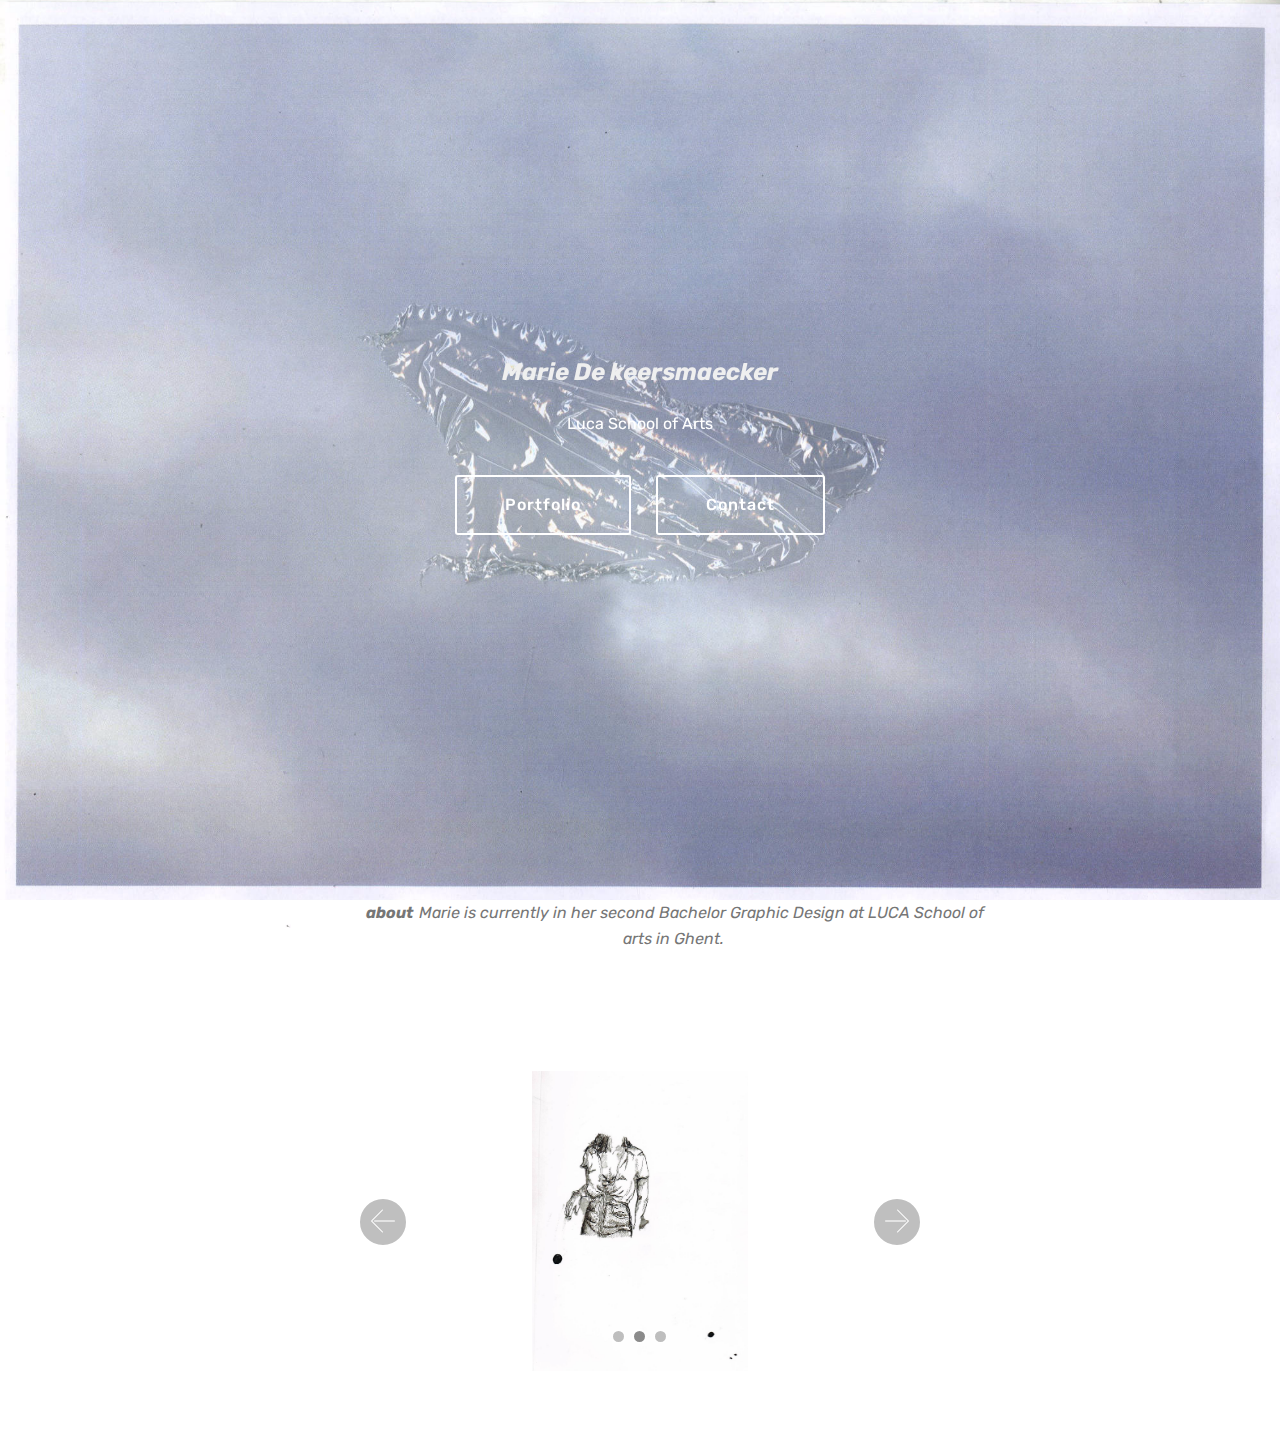
<file: index.html>
<!DOCTYPE html>
<html >
<head>
  <!-- Site made with Mobirise Website Builder v4.8.6, https://mobirise.com -->
  <meta charset="UTF-8">
  <meta http-equiv="X-UA-Compatible" content="IE=edge">
  <meta name="generator" content="Mobirise v4.8.6, mobirise.com">
  <meta name="viewport" content="width=device-width, initial-scale=1, minimum-scale=1">
  <link rel="shortcut icon" href="assets/images/logo4.png" type="image/x-icon">
  <meta name="description" content="">
  <title>Marie De keersmaecker</title>
  <link rel="stylesheet" href="assets/web/assets/mobirise-icons/mobirise-icons.css">
  <link rel="stylesheet" href="assets/tether/tether.min.css">
  <link rel="stylesheet" href="assets/bootstrap/css/bootstrap.min.css">
  <link rel="stylesheet" href="assets/bootstrap/css/bootstrap-grid.min.css">
  <link rel="stylesheet" href="assets/bootstrap/css/bootstrap-reboot.min.css">
  <link rel="stylesheet" href="assets/theme/css/style.css">
  <link rel="stylesheet" href="assets/mobirise/css/mbr-additional.css" type="text/css">
  
  
  
</head>
<body>
  <section class="cid-qTkA127IK8 mbr-fullscreen mbr-parallax-background" id="header2-1">

    

    

    <div class="container align-center">
        <div class="row justify-content-md-center">
            <div class="mbr-white col-md-10">
                <h1 class="mbr-section-title mbr-bold pb-3 mbr-fonts-style display-5"><em>
                    Marie De keersmaecker</em></h1>
                
                <p class="mbr-text pb-3 mbr-fonts-style display-7">Luca School of Arts</p>
                <div class="mbr-section-btn"><a class="btn btn-md btn-white-outline display-7" href="page3.html">Portfolio</a> 
                    <a class="btn btn-md btn-white-outline display-7" href="Contact.html">Contact</a></div>
            </div>
        </div>
    </div>
    
</section>

<section class="engine"><a href="https://mobirise.info/h">create a web page</a></section><section class="mbr-section content6 cid-rb6HHdPZvx" id="content6-u">
    
     
    
    <div class="container">
        <div class="media-container-row">
            <div class="col-12 col-md-8">
                <div class="media-container-row">
                    <div class="mbr-figure" style="width: 10%;">
                      <img src="assets/images/messy3b-1135x764.jpg" alt="Mobirise" title="">  
                    </div>
                    <div class="media-content">
                        <div class="mbr-section-text">
                            <p class="mbr-text mb-0 mbr-fonts-style display-7"><em><strong>about &nbsp;</strong>Marie is currently in her second Bachelor Graphic Design at LUCA School of arts in Ghent.&nbsp;</em></p>
                        </div>
                    </div>
                </div>
            </div>
        </div>
    </div>
</section>

<section class="carousel slide cid-r9oemgBPAj" data-interval="false" id="slider2-b">

    
    <div class="container content-slider">
        <div class="content-slider-wrap">
            <div><div class="mbr-slider slide carousel" data-pause="true" data-keyboard="false" data-ride="false" data-interval="false"><ol class="carousel-indicators"><li data-app-prevent-settings="" data-target="#slider2-b" data-slide-to="0"></li><li data-app-prevent-settings="" data-target="#slider2-b" class=" active" data-slide-to="1"></li><li data-app-prevent-settings="" data-target="#slider2-b" data-slide-to="2"></li></ol><div class="carousel-inner" role="listbox"><div class="carousel-item slider-fullscreen-image" data-bg-video-slide="false" style="background-image: url(assets/images/scan-22-2000x2907.jpg);"><div class="container container-slide"><div class="image_wrapper"><img src="assets/images/scan-22-2000x2907.jpg"><div class="carousel-caption justify-content-center"><div class="col-10 align-center"><p class="lead mbr-text mbr-fonts-style display-7"></p></div></div></div></div></div><div class="carousel-item slider-fullscreen-image active" data-bg-video-slide="false" style="background-image: url(assets/images/messy8a-1-1067x1478.jpg);"><div class="container container-slide"><div class="image_wrapper"><img src="assets/images/messy8a-1-1067x1478.jpg"><div class="carousel-caption justify-content-center"><div class="col-10 align-left"><p class="lead mbr-text mbr-fonts-style display-7"></p></div></div></div></div></div><div class="carousel-item slider-fullscreen-image" data-bg-video-slide="false" style="background-image: url(assets/images/schermafbeelding-2018-11-14-om-12.46.57-2000x1250.png);"><div class="container container-slide"><div class="image_wrapper"><img src="assets/images/schermafbeelding-2018-11-14-om-12.46.57-2000x1250.png"><div class="carousel-caption justify-content-center"><div class="col-10 align-center"><p class="lead mbr-text mbr-fonts-style display-7">Vlag Radio Atlantis&nbsp;</p></div></div></div></div></div></div><a data-app-prevent-settings="" class="carousel-control carousel-control-prev" role="button" data-slide="prev" href="#slider2-b"><span aria-hidden="true" class="mbri-left mbr-iconfont"></span><span class="sr-only">Previous</span></a><a data-app-prevent-settings="" class="carousel-control carousel-control-next" role="button" data-slide="next" href="#slider2-b"><span aria-hidden="true" class="mbri-right mbr-iconfont"></span><span class="sr-only">Next</span></a></div></div> 
        </div>
    </div>
</section>


  <script src="assets/web/assets/jquery/jquery.min.js"></script>
  <script src="assets/popper/popper.min.js"></script>
  <script src="assets/tether/tether.min.js"></script>
  <script src="assets/bootstrap/js/bootstrap.min.js"></script>
  <script src="assets/smoothscroll/smooth-scroll.js"></script>
  <script src="assets/ytplayer/jquery.mb.ytplayer.min.js"></script>
  <script src="assets/vimeoplayer/jquery.mb.vimeo_player.js"></script>
  <script src="assets/bootstrapcarouselswipe/bootstrap-carousel-swipe.js"></script>
  <script src="assets/parallax/jarallax.min.js"></script>
  <script src="assets/theme/js/script.js"></script>
  <script src="assets/slidervideo/script.js"></script>
  
  
</body>
</html>
</file>
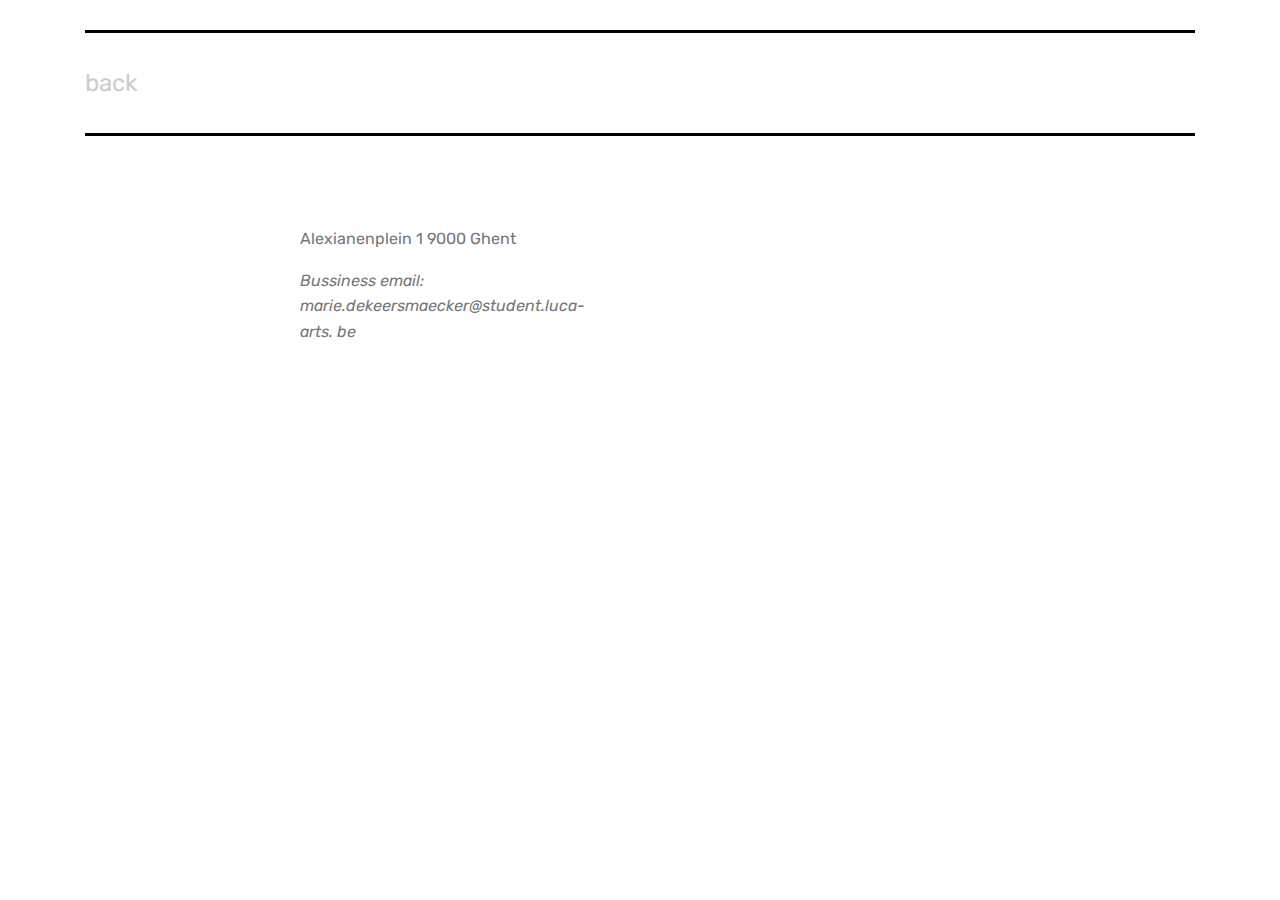
<file: Contact.html>
<!DOCTYPE html>
<html >
<head>
  <!-- Site made with Mobirise Website Builder v4.8.6, https://mobirise.com -->
  <meta charset="UTF-8">
  <meta http-equiv="X-UA-Compatible" content="IE=edge">
  <meta name="generator" content="Mobirise v4.8.6, mobirise.com">
  <meta name="viewport" content="width=device-width, initial-scale=1, minimum-scale=1">
  <link rel="shortcut icon" href="assets/images/logo4.png" type="image/x-icon">
  <meta name="description" content="">
  <title>Contact</title>
  <link rel="stylesheet" href="assets/tether/tether.min.css">
  <link rel="stylesheet" href="assets/bootstrap/css/bootstrap.min.css">
  <link rel="stylesheet" href="assets/bootstrap/css/bootstrap-grid.min.css">
  <link rel="stylesheet" href="assets/bootstrap/css/bootstrap-reboot.min.css">
  <link rel="stylesheet" href="assets/theme/css/style.css">
  <link rel="stylesheet" href="assets/mobirise/css/mbr-additional.css" type="text/css">
  
  
  
</head>
<body>
  <section class="mbr-section article content9 cid-rbmcVXFOUn" id="content9-11">
    
     

    <div class="container">
        <div class="inner-container" style="width: 100%;">
            <hr class="line" style="width: 100%;">
            <div class="section-text align-center mbr-fonts-style display-5"><em><a href="page3.html">back</a></em></div>
            <hr class="line" style="width: 100%;">
        </div>
        </div>
</section>

<section class="engine"><a href="https://mobirise.info/c">website builder</a></section><section class="mbr-section article content3 cid-rbmb2jKEZ8" id="content3-w">
      
     

    <div class="container">
        <div class="media-container-row">
            <div class="row col-12 col-md-8">
                <div class="col-12 col-md-6 pr-lg-4 mbr-text mbr-fonts-style display-7"><p>Alexianenplein 1 9000 Ghent&nbsp;</p><p><em>Bussiness email: marie.dekeersmaecker@student.luca-arts. be</em></p></div>
                <div class="col-12 col-md-6 pl-lg-4 mbr-text mbr-fonts-style display-7"></div>
            </div>
        </div>
    </div>
</section>


  <script src="assets/web/assets/jquery/jquery.min.js"></script>
  <script src="assets/popper/popper.min.js"></script>
  <script src="assets/tether/tether.min.js"></script>
  <script src="assets/bootstrap/js/bootstrap.min.js"></script>
  <script src="assets/smoothscroll/smooth-scroll.js"></script>
  <script src="assets/theme/js/script.js"></script>
  
  
</body>
</html>
</file>
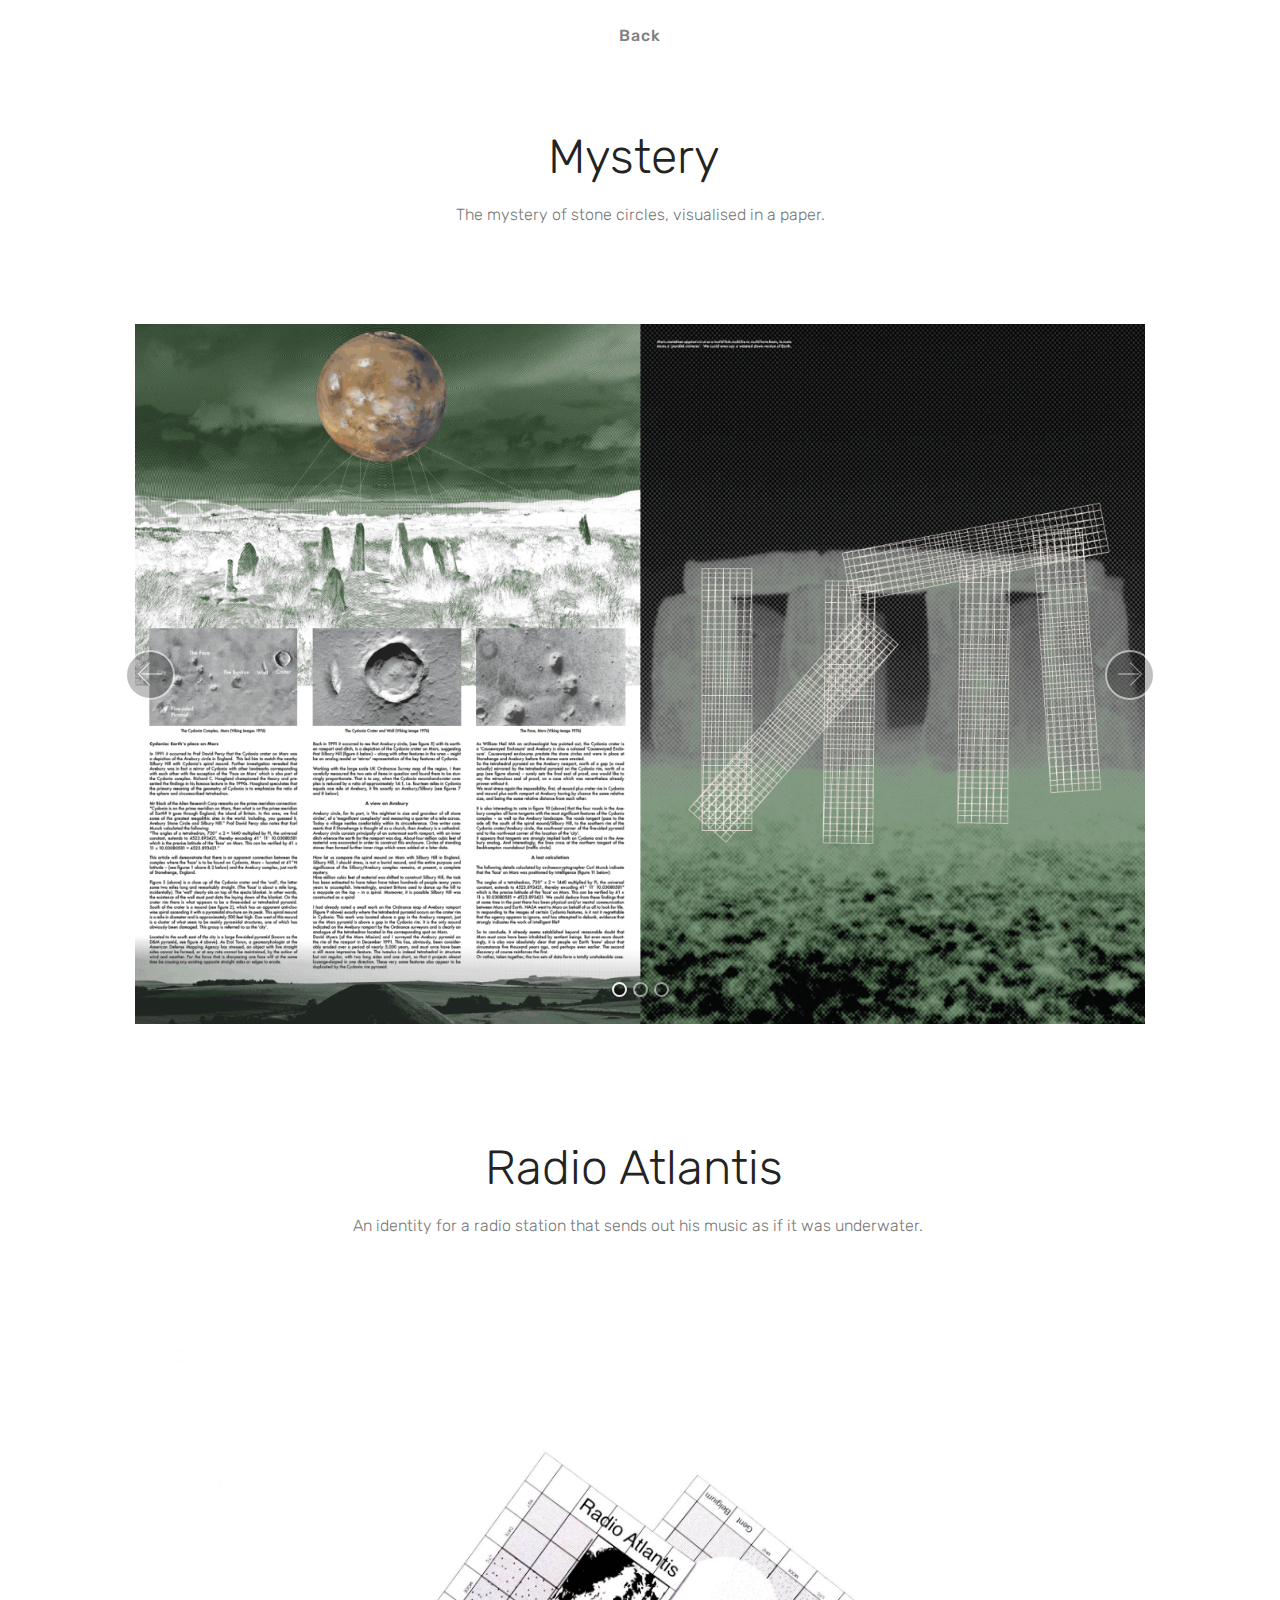
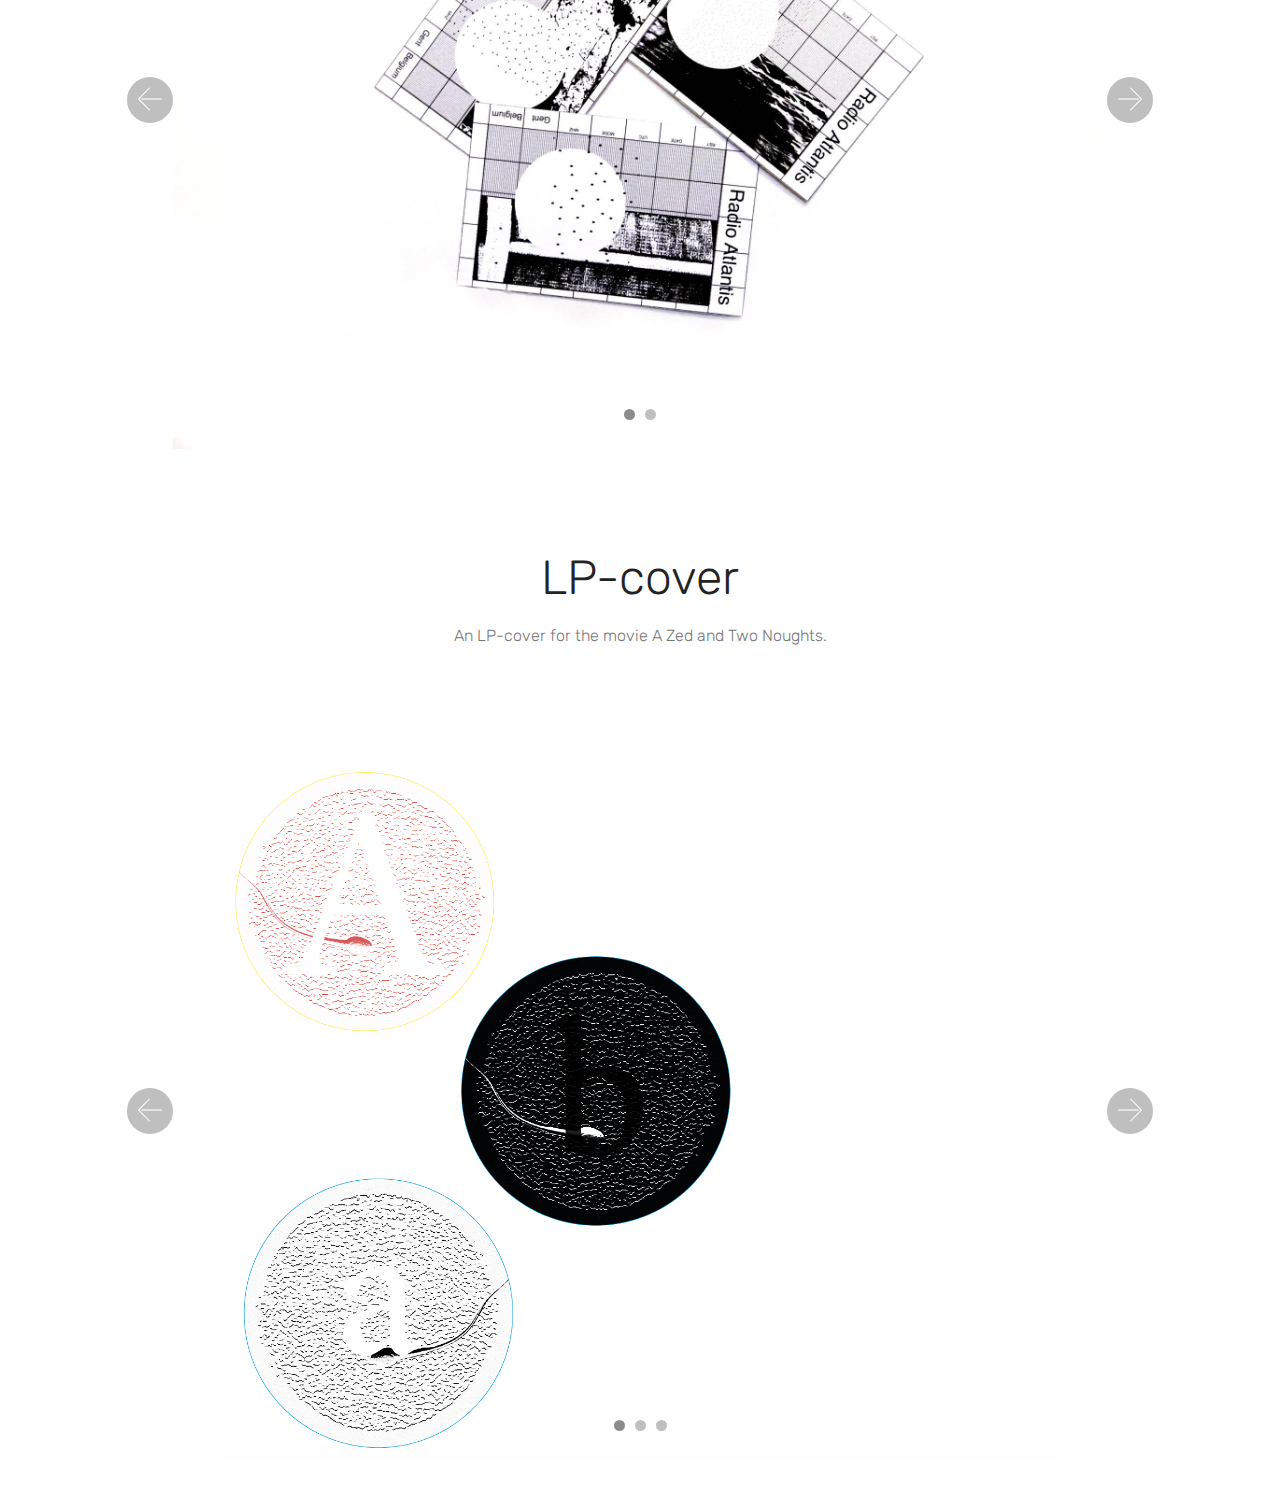
<file: grafischontwerp.html>
<!DOCTYPE html>
<html >
<head>
  <!-- Site made with Mobirise Website Builder v4.8.6, https://mobirise.com -->
  <meta charset="UTF-8">
  <meta http-equiv="X-UA-Compatible" content="IE=edge">
  <meta name="generator" content="Mobirise v4.8.6, mobirise.com">
  <meta name="viewport" content="width=device-width, initial-scale=1, minimum-scale=1">
  <link rel="shortcut icon" href="assets/images/logo4.png" type="image/x-icon">
  <meta name="description" content="Web Creator Description">
  <title>Grafisch Ontwerp</title>
  <link rel="stylesheet" href="assets/web/assets/mobirise-icons/mobirise-icons.css">
  <link rel="stylesheet" href="assets/tether/tether.min.css">
  <link rel="stylesheet" href="assets/bootstrap/css/bootstrap.min.css">
  <link rel="stylesheet" href="assets/bootstrap/css/bootstrap-grid.min.css">
  <link rel="stylesheet" href="assets/bootstrap/css/bootstrap-reboot.min.css">
  <link rel="stylesheet" href="assets/theme/css/style.css">
  <link rel="stylesheet" href="assets/mobirise/css/mbr-additional.css" type="text/css">
  
  
  
</head>
<body>
  <section class="mbr-section content8 cid-rc0RkByuEF" id="content8-19">

    

    <div class="container">
        <div class="media-container-row title">
            <div class="col-12 col-md-8">
                <div class="mbr-section-btn align-center"><a class="btn btn-white display-7" href="page3.html">Back</a></div>
            </div>
        </div>
    </div>
</section>

<section class="engine"><a href="https://mobirise.info/c">web builder</a></section><section class="mbr-section content4 cid-r9ojFEVESO" id="content4-f">

    

    <div class="container">
        <div class="media-container-row">
            <div class="title col-12 col-md-8">
                <h2 class="align-center pb-3 mbr-fonts-style display-2">Mystery&nbsp;</h2>
                <h3 class="mbr-section-subtitle align-center mbr-light mbr-fonts-style display-7">The mystery of stone circles, visualised in a paper.</h3>
                
            </div>
        </div>
    </div>
</section>

<section class="carousel slide cid-r9ojFWtBEi" data-interval="false" id="slider2-g">

    
    <div class="container content-slider">
        <div class="content-slider-wrap">
            <div><div class="mbr-slider slide carousel" data-pause="true" data-keyboard="false" data-ride="carousel" data-interval="3000"><ol class="carousel-indicators"><li data-app-prevent-settings="" data-target="#slider2-g" class=" active" data-slide-to="0"></li><li data-app-prevent-settings="" data-target="#slider2-g" data-slide-to="1"></li><li data-app-prevent-settings="" data-target="#slider2-g" data-slide-to="2"></li></ol><div class="carousel-inner" role="listbox"><div class="carousel-item slider-fullscreen-image active" data-bg-video-slide="false" style="background-image: url(assets/images/schermafbeelding-2018-11-14-om-17.00.19-2000x1250.png);"><div class="container container-slide"><div class="image_wrapper"><img src="assets/images/schermafbeelding-2018-11-14-om-17.00.19-2000x1250.png"><div class="carousel-caption justify-content-center"><div class="col-10 align-center"></div></div></div></div></div><div class="carousel-item slider-fullscreen-image" data-bg-video-slide="false" style="background-image: url(assets/images/schermafbeelding-2018-11-14-om-17.00.21-2000x1250.png);"><div class="container container-slide"><div class="image_wrapper"><img src="assets/images/schermafbeelding-2018-11-14-om-17.00.21-2000x1250.png"><div class="carousel-caption justify-content-center"><div class="col-10 align-center"><p class="lead mbr-text mbr-fonts-style display-7"></p></div></div></div></div></div><div class="carousel-item slider-fullscreen-image" data-bg-video-slide="false" style="background-image: url(assets/images/schermafbeelding-2018-11-14-om-17.00.23-2000x1250.png);"><div class="container container-slide"><div class="image_wrapper"><img src="assets/images/schermafbeelding-2018-11-14-om-17.00.23-2000x1250.png"><div class="carousel-caption justify-content-center"><div class="col-10 align-center"><p class="lead mbr-text mbr-fonts-style display-7"></p></div></div></div></div></div></div><a data-app-prevent-settings="" class="carousel-control carousel-control-prev" role="button" data-slide="prev" href="#slider2-g"><span aria-hidden="true" class="mbri-left mbr-iconfont"></span><span class="sr-only">Previous</span></a><a data-app-prevent-settings="" class="carousel-control carousel-control-next" role="button" data-slide="next" href="#slider2-g"><span aria-hidden="true" class="mbri-right mbr-iconfont"></span><span class="sr-only">Next</span></a></div></div> 
        </div>
    </div>
</section>

<section class="mbr-section content4 cid-r9ojERnkZW" id="content4-d">

    

    <div class="container">
        <div class="media-container-row">
            <div class="title col-12 col-md-8">
                <h2 class="align-center pb-3 mbr-fonts-style display-2">
                    Radio Atlantis&nbsp;</h2>
                <h3 class="mbr-section-subtitle align-center mbr-light mbr-fonts-style display-7">An identity for a radio station that sends out his music as if it was underwater.&nbsp;</h3>
                
            </div>
        </div>
    </div>
</section>

<section class="carousel slide cid-r9ojFkx4tJ" data-interval="false" id="slider2-e">

    
    <div class="container content-slider">
        <div class="content-slider-wrap">
            <div><div class="mbr-slider slide carousel" data-pause="true" data-keyboard="false" data-ride="false" data-interval="false"><ol class="carousel-indicators"><li data-app-prevent-settings="" data-target="#slider2-e" class=" active" data-slide-to="0"></li><li data-app-prevent-settings="" data-target="#slider2-e" data-slide-to="1"></li></ol><div class="carousel-inner" role="listbox"><div class="carousel-item slider-fullscreen-image active" data-bg-video-slide="false" style="background-image: url(assets/images/qsl-2000x1500.jpg);"><div class="container container-slide"><div class="image_wrapper"><img src="assets/images/qsl-2000x1500.jpg"><div class="carousel-caption justify-content-center"><div class="col-10 align-center"></div></div></div></div></div><div class="carousel-item slider-fullscreen-image" data-bg-video-slide="false" style="background-image: url(assets/images/schermafbeelding-2018-11-14-om-12.46.57-2000x1250.png);"><div class="container container-slide"><div class="image_wrapper"><img src="assets/images/schermafbeelding-2018-11-14-om-12.46.57-2000x1250.png"><div class="carousel-caption justify-content-center"><div class="col-10 align-center"></div></div></div></div></div></div><a data-app-prevent-settings="" class="carousel-control carousel-control-prev" role="button" data-slide="prev" href="#slider2-e"><span aria-hidden="true" class="mbri-left mbr-iconfont"></span><span class="sr-only">Previous</span></a><a data-app-prevent-settings="" class="carousel-control carousel-control-next" role="button" data-slide="next" href="#slider2-e"><span aria-hidden="true" class="mbri-right mbr-iconfont"></span><span class="sr-only">Next</span></a></div></div> 
        </div>
    </div>
</section>

<section class="mbr-section content4 cid-r9os36zLQw" id="content4-n">

    

    <div class="container">
        <div class="media-container-row">
            <div class="title col-12 col-md-8">
                <h2 class="align-center pb-3 mbr-fonts-style display-2">LP-cover</h2>
                <h3 class="mbr-section-subtitle align-center mbr-light mbr-fonts-style display-7">An LP-cover for the movie A Zed and Two Noughts.</h3>
                
            </div>
        </div>
    </div>
</section>

<section class="carousel slide cid-r9orsTBnAo" data-interval="false" id="slider2-m">

    
    <div class="container content-slider">
        <div class="content-slider-wrap">
            <div><div class="mbr-slider slide carousel" data-pause="true" data-keyboard="false" data-ride="false" data-interval="false"><ol class="carousel-indicators"><li data-app-prevent-settings="" data-target="#slider2-m" class=" active" data-slide-to="0"></li><li data-app-prevent-settings="" data-target="#slider2-m" data-slide-to="1"></li><li data-app-prevent-settings="" data-target="#slider2-m" data-slide-to="2"></li></ol><div class="carousel-inner" role="listbox"><div class="carousel-item slider-fullscreen-image active" data-bg-video-slide="false" style="background-image: url(assets/images/schermafbeelding-2018-11-14-om-17.33.14-1564x1306.png);"><div class="container container-slide"><div class="image_wrapper"><img src="assets/images/schermafbeelding-2018-11-14-om-17.33.14-1564x1306.png"><div class="carousel-caption justify-content-center"><div class="col-10 align-center"></div></div></div></div></div><div class="carousel-item slider-fullscreen-image" data-bg-video-slide="false" style="background-image: url(assets/images/schermafbeelding-2018-11-14-om-17.24.42-2000x990.png);"><div class="container container-slide"><div class="image_wrapper"><img src="assets/images/schermafbeelding-2018-11-14-om-17.24.42-2000x990.png"><div class="carousel-caption justify-content-center"><div class="col-10 align-center"><p class="lead mbr-text mbr-fonts-style display-7"></p></div></div></div></div></div><div class="carousel-item slider-fullscreen-image" data-bg-video-slide="false" style="background-image: url(assets/images/schermafbeelding-2018-11-14-om-17.24.25-2000x1250.png);"><div class="container container-slide"><div class="image_wrapper"><img src="assets/images/schermafbeelding-2018-11-14-om-17.24.25-2000x1250.png"><div class="carousel-caption justify-content-center"><div class="col-10 align-center"><p class="lead mbr-text mbr-fonts-style display-7"></p></div></div></div></div></div></div><a data-app-prevent-settings="" class="carousel-control carousel-control-prev" role="button" data-slide="prev" href="#slider2-m"><span aria-hidden="true" class="mbri-left mbr-iconfont"></span><span class="sr-only">Previous</span></a><a data-app-prevent-settings="" class="carousel-control carousel-control-next" role="button" data-slide="next" href="#slider2-m"><span aria-hidden="true" class="mbri-right mbr-iconfont"></span><span class="sr-only">Next</span></a></div></div> 
        </div>
    </div>
</section>


  <script src="assets/web/assets/jquery/jquery.min.js"></script>
  <script src="assets/popper/popper.min.js"></script>
  <script src="assets/tether/tether.min.js"></script>
  <script src="assets/bootstrap/js/bootstrap.min.js"></script>
  <script src="assets/ytplayer/jquery.mb.ytplayer.min.js"></script>
  <script src="assets/vimeoplayer/jquery.mb.vimeo_player.js"></script>
  <script src="assets/bootstrapcarouselswipe/bootstrap-carousel-swipe.js"></script>
  <script src="assets/smoothscroll/smooth-scroll.js"></script>
  <script src="assets/theme/js/script.js"></script>
  <script src="assets/slidervideo/script.js"></script>
  
  
</body>
</html>
</file>
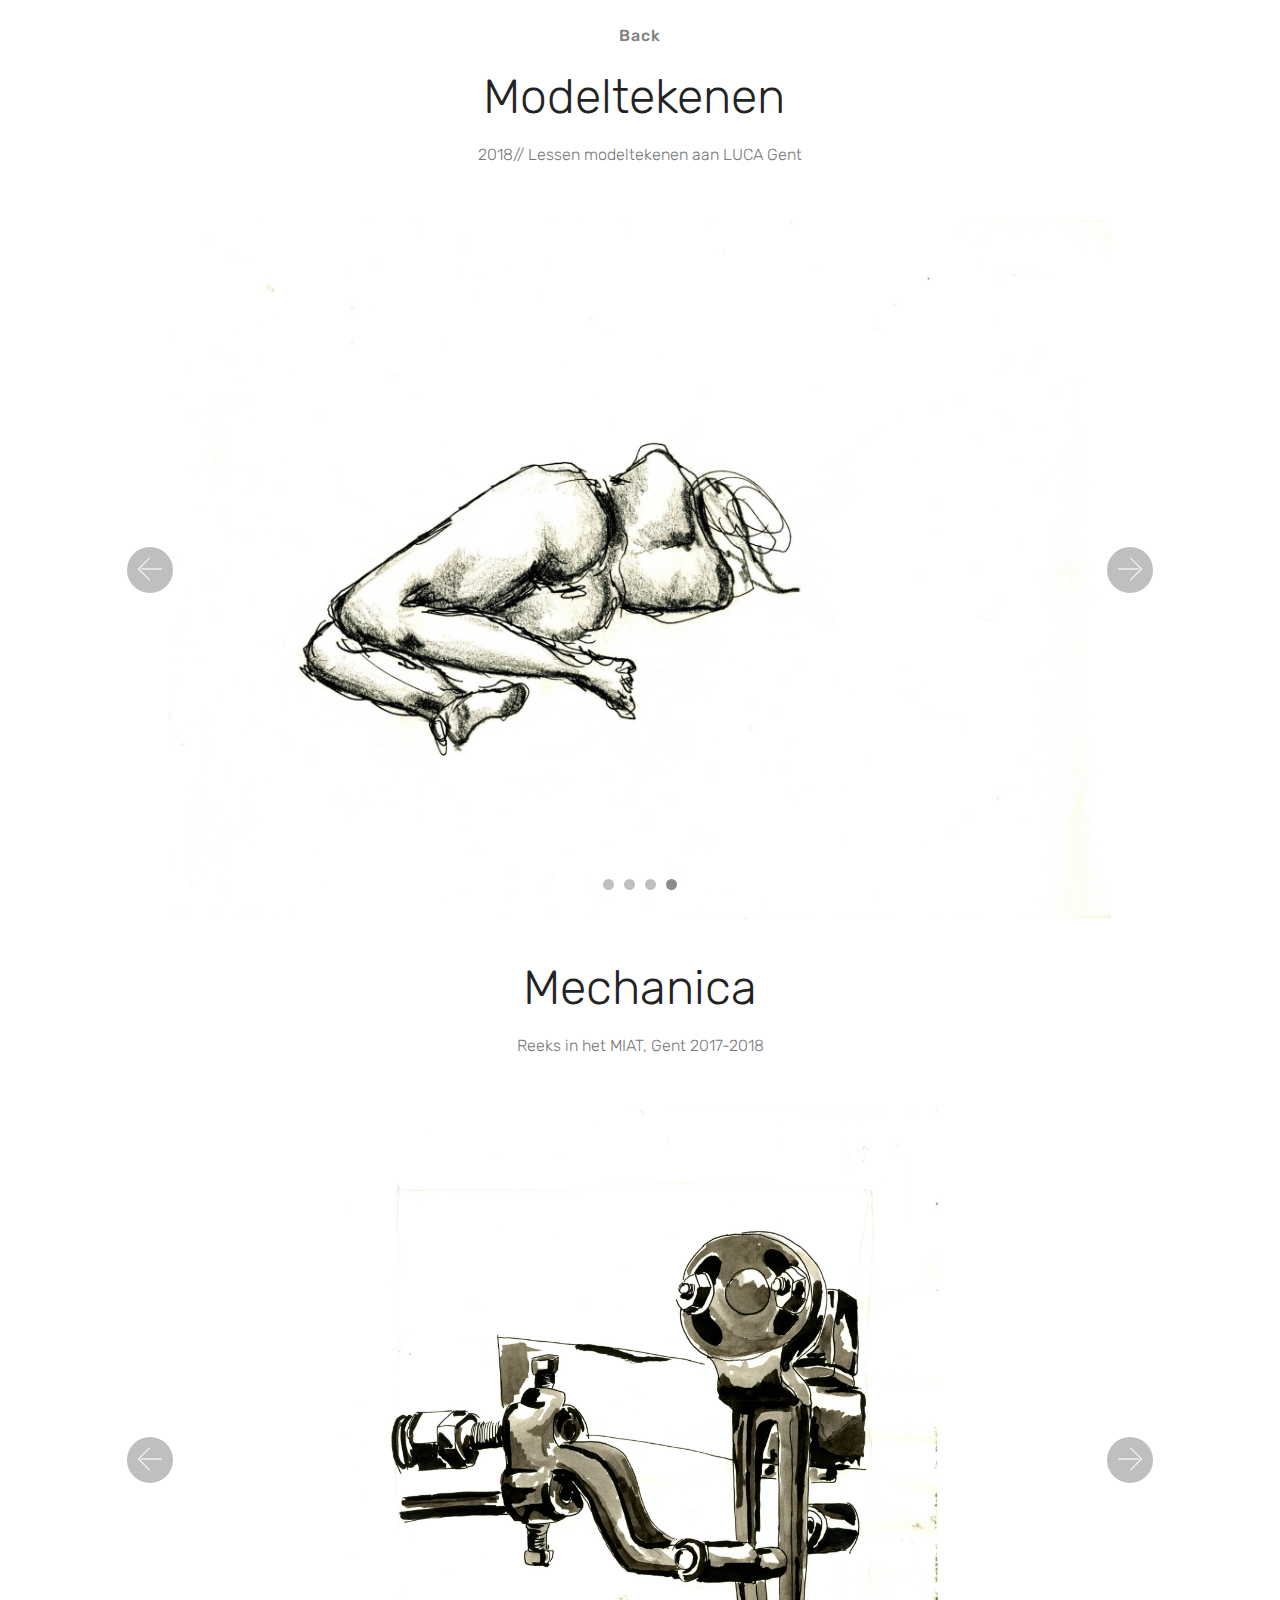
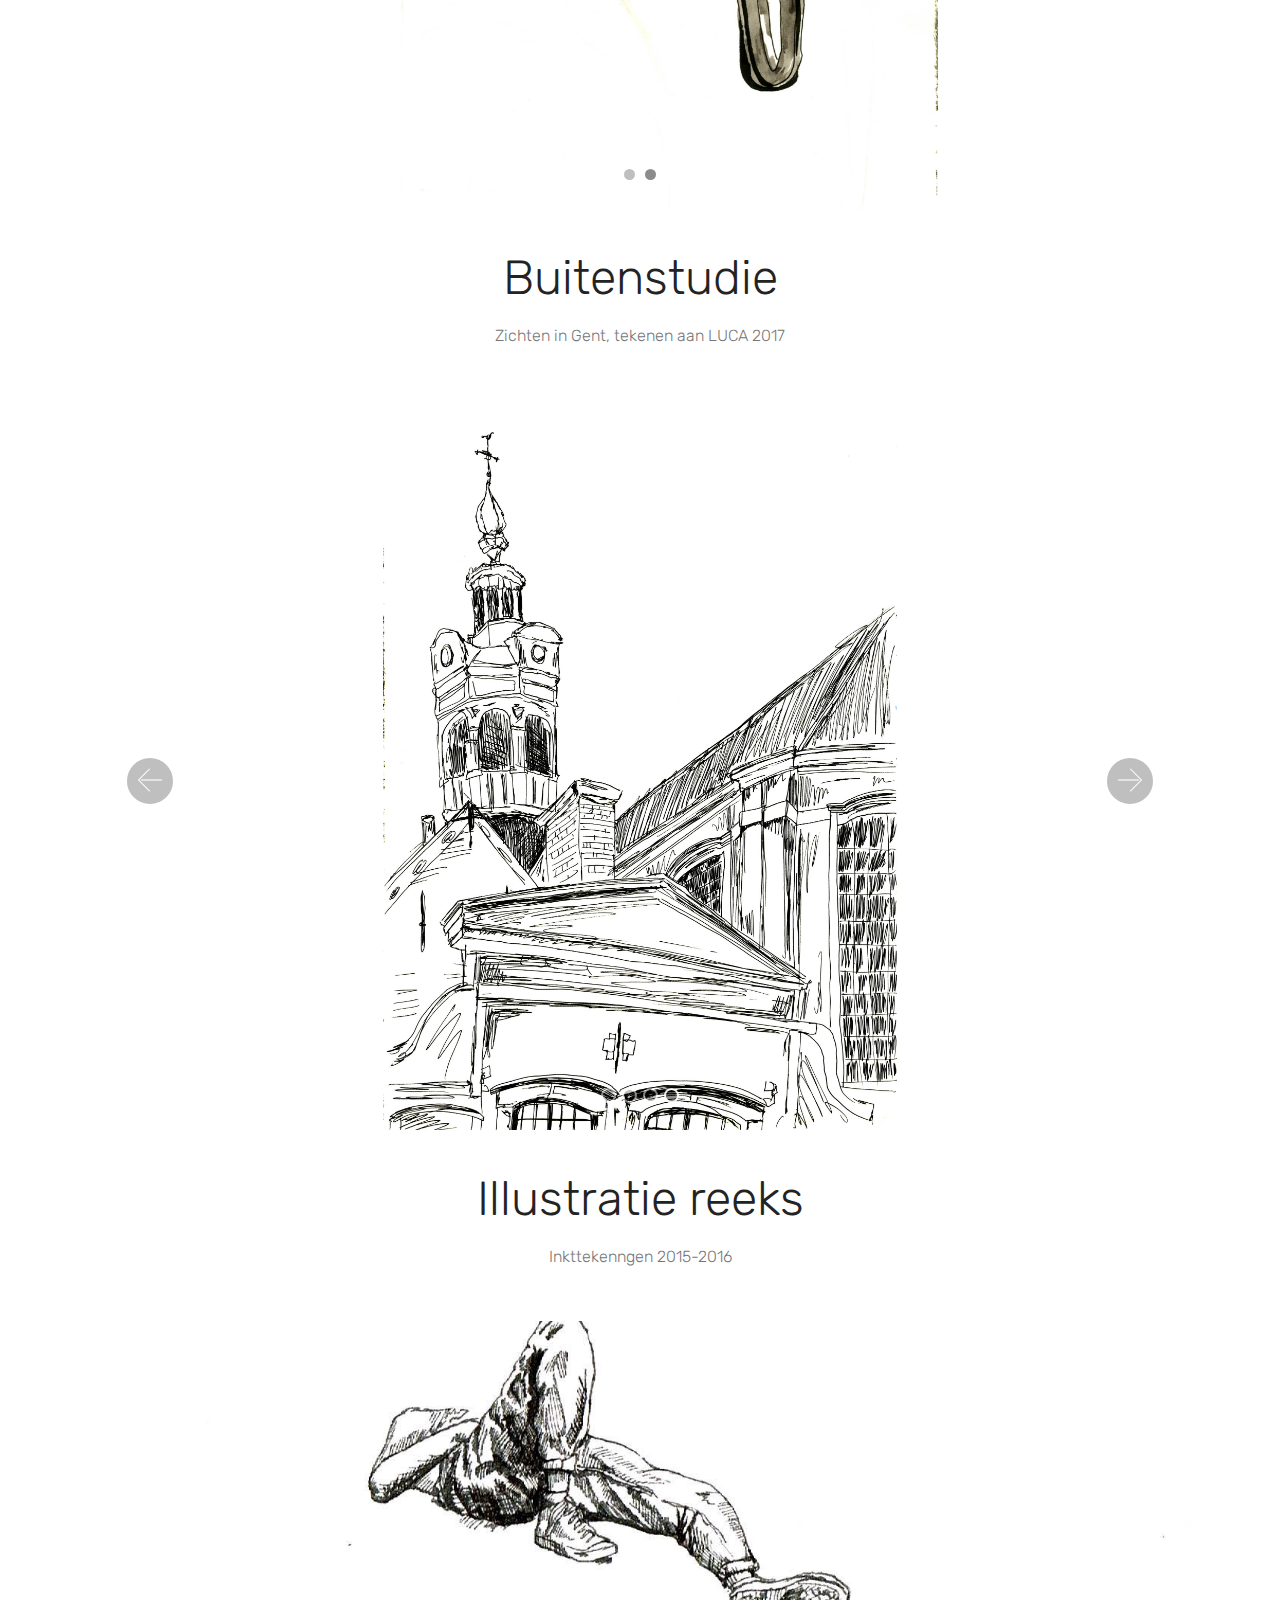
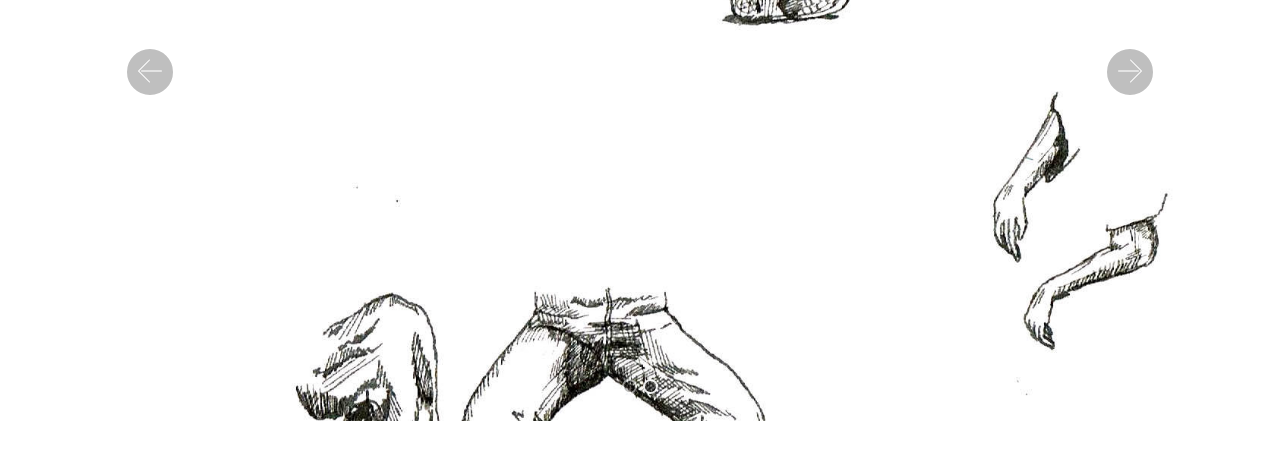
<file: illustratie.html>
<!DOCTYPE html>
<html >
<head>
  <!-- Site made with Mobirise Website Builder v4.8.6, https://mobirise.com -->
  <meta charset="UTF-8">
  <meta http-equiv="X-UA-Compatible" content="IE=edge">
  <meta name="generator" content="Mobirise v4.8.6, mobirise.com">
  <meta name="viewport" content="width=device-width, initial-scale=1, minimum-scale=1">
  <link rel="shortcut icon" href="assets/images/logo4.png" type="image/x-icon">
  <meta name="description" content="Web Generator Description">
  <title>Illustraties</title>
  <link rel="stylesheet" href="assets/web/assets/mobirise-icons/mobirise-icons.css">
  <link rel="stylesheet" href="assets/tether/tether.min.css">
  <link rel="stylesheet" href="assets/bootstrap/css/bootstrap.min.css">
  <link rel="stylesheet" href="assets/bootstrap/css/bootstrap-grid.min.css">
  <link rel="stylesheet" href="assets/bootstrap/css/bootstrap-reboot.min.css">
  <link rel="stylesheet" href="assets/theme/css/style.css">
  <link rel="stylesheet" href="assets/mobirise/css/mbr-additional.css" type="text/css">
  
  
  
</head>
<body>
  <section class="mbr-section content8 cid-rc0RJzyS8e" id="content8-1a">

    

    <div class="container">
        <div class="media-container-row title">
            <div class="col-12 col-md-8">
                <div class="mbr-section-btn align-center"><a class="btn btn-white display-7" href="page3.html">Back</a></div>
            </div>
        </div>
    </div>
</section>

<section class="engine"><a href="https://mobirise.info/b">create your own site for free</a></section><section class="mbr-section content4 cid-rfT4rdGiKK" id="content4-16">

    

    <div class="container">
        <div class="media-container-row">
            <div class="title col-12 col-md-8">
                <h2 class="align-center pb-3 mbr-fonts-style display-2">Modeltekenen&nbsp;</h2>
                <h3 class="mbr-section-subtitle align-center mbr-light mbr-fonts-style display-7">2018// Lessen modeltekenen aan LUCA Gent</h3>
                
            </div>
        </div>
    </div>
</section>

<section class="carousel slide cid-rfSU43tXMR" data-interval="false" id="slider2-15">

    
    <div class="container content-slider">
        <div class="content-slider-wrap">
            <div><div class="mbr-slider slide carousel" data-pause="true" data-keyboard="false" data-ride="false" data-interval="false"><ol class="carousel-indicators"><li data-app-prevent-settings="" data-target="#slider2-15" data-slide-to="0"></li><li data-app-prevent-settings="" data-target="#slider2-15" data-slide-to="1"></li><li data-app-prevent-settings="" data-target="#slider2-15" data-slide-to="2"></li><li data-app-prevent-settings="" data-target="#slider2-15" class=" active" data-slide-to="3"></li></ol><div class="carousel-inner" role="listbox"><div class="carousel-item slider-fullscreen-image" data-bg-video-slide="false" style="background-image: url(assets/images/body1-2000x2898.jpg);"><div class="container container-slide"><div class="image_wrapper"><img src="assets/images/body1-2000x2898.jpg"><div class="carousel-caption justify-content-center"><div class="col-10 align-center"></div></div></div></div></div><div class="carousel-item slider-fullscreen-image" data-bg-video-slide="false" style="background-image: url(assets/images/body2-2000x2898.jpg);"><div class="container container-slide"><div class="image_wrapper"><img src="assets/images/body2-2000x2898.jpg"><div class="carousel-caption justify-content-center"><div class="col-10 align-center"></div></div></div></div></div><div class="carousel-item slider-fullscreen-image" data-bg-video-slide="false" style="background-image: url(assets/images/diptiek1-2000x1378.jpg);"><div class="container container-slide"><div class="image_wrapper"><img src="assets/images/diptiek1-2000x1378.jpg"><div class="carousel-caption justify-content-center"><div class="col-10 align-center"></div></div></div></div></div><div class="carousel-item slider-fullscreen-image active" data-bg-video-slide="false" style="background-image: url(assets/images/pentekeningbody-2000x1486.jpg);"><div class="container container-slide"><div class="image_wrapper"><img src="assets/images/pentekeningbody-2000x1486.jpg"><div class="carousel-caption justify-content-center"><div class="col-10 align-center"></div></div></div></div></div></div><a data-app-prevent-settings="" class="carousel-control carousel-control-prev" role="button" data-slide="prev" href="#slider2-15"><span aria-hidden="true" class="mbri-left mbr-iconfont"></span><span class="sr-only">Previous</span></a><a data-app-prevent-settings="" class="carousel-control carousel-control-next" role="button" data-slide="next" href="#slider2-15"><span aria-hidden="true" class="mbri-right mbr-iconfont"></span><span class="sr-only">Next</span></a></div></div> 
        </div>
    </div>
</section>

<section class="mbr-section content4 cid-rfT4ZyQdXW" id="content4-17">

    

    <div class="container">
        <div class="media-container-row">
            <div class="title col-12 col-md-8">
                <h2 class="align-center pb-3 mbr-fonts-style display-2">
                    Mechanica</h2>
                <h3 class="mbr-section-subtitle align-center mbr-light mbr-fonts-style display-7">Reeks in het MIAT, Gent 2017-2018<br></h3>
                
            </div>
        </div>
    </div>
</section>

<section class="carousel slide cid-rfOnebTtqQ" data-interval="false" id="slider2-13">

    
    <div class="container content-slider">
        <div class="content-slider-wrap">
            <div><div class="mbr-slider slide carousel" data-pause="true" data-keyboard="false" data-ride="false" data-interval="false"><ol class="carousel-indicators"><li data-app-prevent-settings="" data-target="#slider2-13" data-slide-to="0"></li><li data-app-prevent-settings="" data-target="#slider2-13" class=" active" data-slide-to="1"></li></ol><div class="carousel-inner" role="listbox"><div class="carousel-item slider-fullscreen-image" data-bg-video-slide="false" style="background-image: url(assets/images/mechanica1-2000x2664.jpg);"><div class="container container-slide"><div class="image_wrapper"><img src="assets/images/mechanica1-2000x2664.jpg"><div class="carousel-caption justify-content-center"><div class="col-10 align-center"></div></div></div></div></div><div class="carousel-item slider-fullscreen-image active" data-bg-video-slide="false" style="background-image: url(assets/images/mechanica2-2000x2346.jpg);"><div class="container container-slide"><div class="image_wrapper"><img src="assets/images/mechanica2-2000x2346.jpg"><div class="carousel-caption justify-content-center"><div class="col-10 align-center"></div></div></div></div></div></div><a data-app-prevent-settings="" class="carousel-control carousel-control-prev" role="button" data-slide="prev" href="#slider2-13"><span aria-hidden="true" class="mbri-left mbr-iconfont"></span><span class="sr-only">Previous</span></a><a data-app-prevent-settings="" class="carousel-control carousel-control-next" role="button" data-slide="next" href="#slider2-13"><span aria-hidden="true" class="mbri-right mbr-iconfont"></span><span class="sr-only">Next</span></a></div></div> 
        </div>
    </div>
</section>

<section class="mbr-section content4 cid-rfT57tvG29" id="content4-18">

    

    <div class="container">
        <div class="media-container-row">
            <div class="title col-12 col-md-8">
                <h2 class="align-center pb-3 mbr-fonts-style display-2">Buitenstudie</h2>
                <h3 class="mbr-section-subtitle align-center mbr-light mbr-fonts-style display-7">
                    Zichten in Gent, tekenen aan LUCA 2017</h3>
                
            </div>
        </div>
    </div>
</section>

<section class="carousel slide cid-r9ooty0cLm" data-interval="false" id="slider2-l">

    
    <div class="container content-slider">
        <div class="content-slider-wrap">
            <div><div class="mbr-slider slide carousel" data-pause="true" data-keyboard="false" data-ride="false" data-interval="false"><ol class="carousel-indicators"><li data-app-prevent-settings="" data-target="#slider2-l" data-slide-to="0"></li><li data-app-prevent-settings="" data-target="#slider2-l" data-slide-to="1"></li><li data-app-prevent-settings="" data-target="#slider2-l" data-slide-to="2"></li><li data-app-prevent-settings="" data-target="#slider2-l" class=" active" data-slide-to="3"></li></ol><div class="carousel-inner" role="listbox"><div class="carousel-item slider-fullscreen-image" data-bg-video-slide="false" style="background-image: url(assets/images/pentekening6-2000x2690.jpg);"><div class="container container-slide"><div class="image_wrapper"><img src="assets/images/pentekening6-2000x2690.jpg"><div class="carousel-caption justify-content-center"><div class="col-10 align-center"><p class="lead mbr-text mbr-fonts-style display-7"></p></div></div></div></div></div><div class="carousel-item slider-fullscreen-image" data-bg-video-slide="false" style="background-image: url(assets/images/pentekening1-2000x1358.jpg);"><div class="container container-slide"><div class="image_wrapper"><img src="assets/images/pentekening1-2000x1358.jpg"><div class="carousel-caption justify-content-center"><div class="col-10 align-center"><p class="lead mbr-text mbr-fonts-style display-7"></p></div></div></div></div></div><div class="carousel-item slider-fullscreen-image" data-bg-video-slide="false" style="background-image: url(assets/images/pentekening2-2000x1378.jpg);"><div class="container container-slide"><div class="image_wrapper"><img src="assets/images/pentekening2-2000x1378.jpg"><div class="carousel-caption justify-content-center"><div class="col-10 align-center"><p class="lead mbr-text mbr-fonts-style display-7"></p></div></div></div></div></div><div class="carousel-item slider-fullscreen-image active" data-bg-video-slide="false" style="background-image: url(assets/images/pentekening4-2000x2721.jpg);"><div class="container container-slide"><div class="image_wrapper"><img src="assets/images/pentekening4-2000x2721.jpg"><div class="carousel-caption justify-content-center"><div class="col-10 align-center"><p class="lead mbr-text mbr-fonts-style display-7"></p></div></div></div></div></div></div><a data-app-prevent-settings="" class="carousel-control carousel-control-prev" role="button" data-slide="prev" href="#slider2-l"><span aria-hidden="true" class="mbri-left mbr-iconfont"></span><span class="sr-only">Previous</span></a><a data-app-prevent-settings="" class="carousel-control carousel-control-next" role="button" data-slide="next" href="#slider2-l"><span aria-hidden="true" class="mbri-right mbr-iconfont"></span><span class="sr-only">Next</span></a></div></div> 
        </div>
    </div>
</section>

<section class="mbr-section content4 cid-rfT57XJIjB" id="content4-19">

    

    <div class="container">
        <div class="media-container-row">
            <div class="title col-12 col-md-8">
                <h2 class="align-center pb-3 mbr-fonts-style display-2">
                    Illustratie reeks</h2>
                <h3 class="mbr-section-subtitle align-center mbr-light mbr-fonts-style display-7">
                    Inkttekenngen 2015-2016</h3>
                
            </div>
        </div>
    </div>
</section>

<section class="carousel slide cid-rfOneAXTbl" data-interval="false" id="slider2-14">

    
    <div class="container content-slider">
        <div class="content-slider-wrap">
            <div><div class="mbr-slider slide carousel" data-pause="true" data-keyboard="false" data-ride="false" data-interval="false"><ol class="carousel-indicators"><li data-app-prevent-settings="" data-target="#slider2-14" data-slide-to="0"></li><li data-app-prevent-settings="" data-target="#slider2-14" class=" active" data-slide-to="1"></li></ol><div class="carousel-inner" role="listbox"><div class="carousel-item slider-fullscreen-image" data-bg-video-slide="false" style="background-image: url(assets/images/ppej-1603x1993.jpg);"><div class="container container-slide"><div class="image_wrapper"><img src="assets/images/ppej-1603x1993.jpg"><div class="carousel-caption justify-content-center"><div class="col-10 align-center"></div></div></div></div></div><div class="carousel-item slider-fullscreen-image active" data-bg-video-slide="false" style="background-image: url(assets/images/pentekening-1745x922.jpg);"><div class="container container-slide"><div class="image_wrapper"><img src="assets/images/pentekening-1745x922.jpg"><div class="carousel-caption justify-content-center"><div class="col-10 align-center"></div></div></div></div></div></div><a data-app-prevent-settings="" class="carousel-control carousel-control-prev" role="button" data-slide="prev" href="#slider2-14"><span aria-hidden="true" class="mbri-left mbr-iconfont"></span><span class="sr-only">Previous</span></a><a data-app-prevent-settings="" class="carousel-control carousel-control-next" role="button" data-slide="next" href="#slider2-14"><span aria-hidden="true" class="mbri-right mbr-iconfont"></span><span class="sr-only">Next</span></a></div></div> 
        </div>
    </div>
</section>


  <script src="assets/web/assets/jquery/jquery.min.js"></script>
  <script src="assets/popper/popper.min.js"></script>
  <script src="assets/tether/tether.min.js"></script>
  <script src="assets/bootstrap/js/bootstrap.min.js"></script>
  <script src="assets/ytplayer/jquery.mb.ytplayer.min.js"></script>
  <script src="assets/vimeoplayer/jquery.mb.vimeo_player.js"></script>
  <script src="assets/bootstrapcarouselswipe/bootstrap-carousel-swipe.js"></script>
  <script src="assets/smoothscroll/smooth-scroll.js"></script>
  <script src="assets/theme/js/script.js"></script>
  <script src="assets/slidervideo/script.js"></script>
  
  
</body>
</html>
</file>
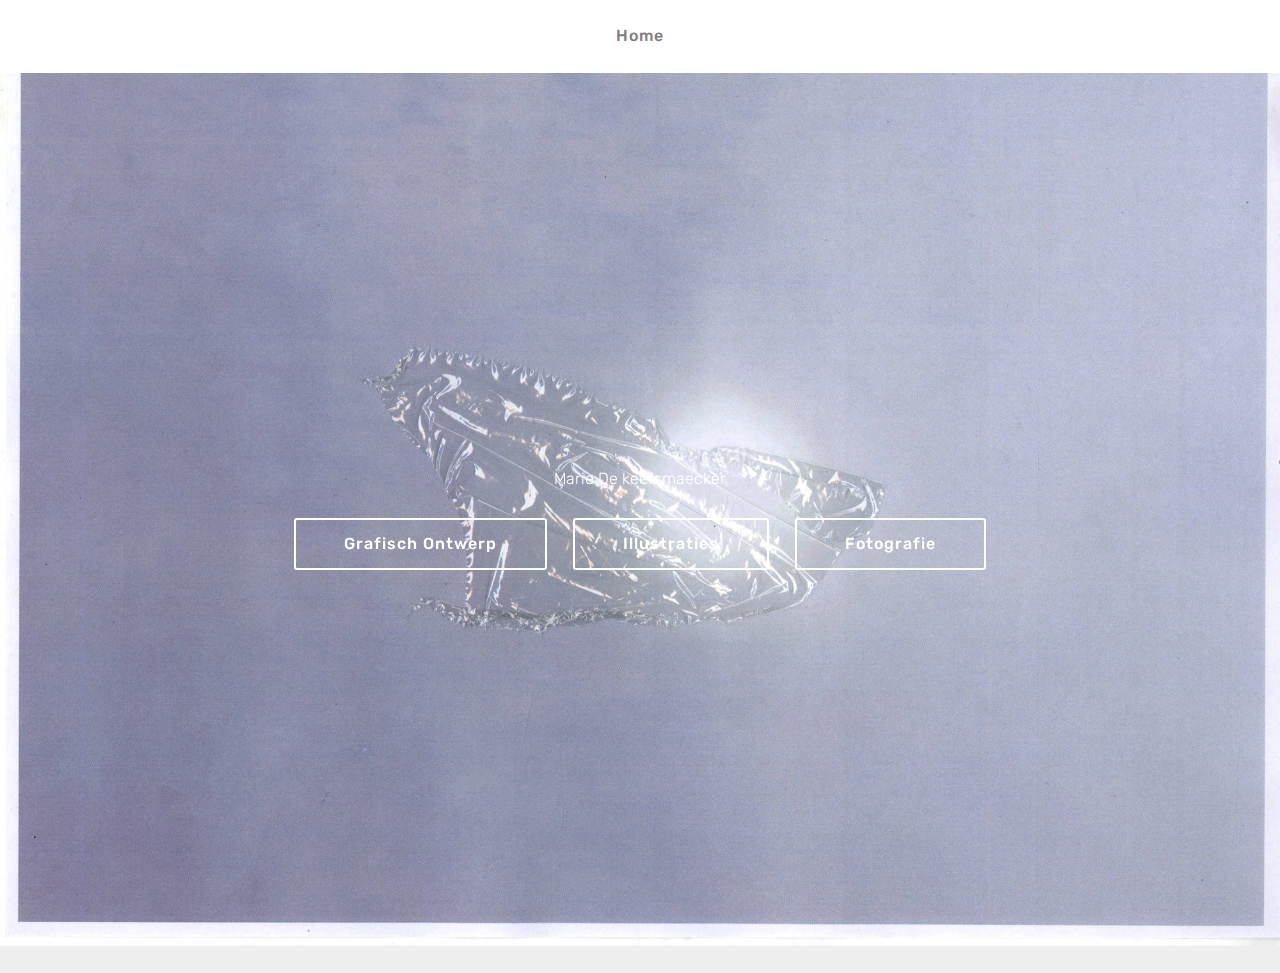
<file: page3.html>
<!DOCTYPE html>
<html >
<head>
  <!-- Site made with Mobirise Website Builder v4.8.6, https://mobirise.com -->
  <meta charset="UTF-8">
  <meta http-equiv="X-UA-Compatible" content="IE=edge">
  <meta name="generator" content="Mobirise v4.8.6, mobirise.com">
  <meta name="viewport" content="width=device-width, initial-scale=1, minimum-scale=1">
  <link rel="shortcut icon" href="assets/images/logo4.png" type="image/x-icon">
  <meta name="description" content="Web Page Builder Description">
  <title>Portfolio</title>
  <link rel="stylesheet" href="assets/web/assets/mobirise-icons/mobirise-icons.css">
  <link rel="stylesheet" href="assets/tether/tether.min.css">
  <link rel="stylesheet" href="assets/bootstrap/css/bootstrap.min.css">
  <link rel="stylesheet" href="assets/bootstrap/css/bootstrap-grid.min.css">
  <link rel="stylesheet" href="assets/bootstrap/css/bootstrap-reboot.min.css">
  <link rel="stylesheet" href="assets/theme/css/style.css">
  <link rel="stylesheet" href="assets/mobirise/css/mbr-additional.css" type="text/css">
  
  
  
</head>
<body>
  <section class="mbr-section content8 cid-rc0QMZdBjR" id="content8-18">

    

    <div class="container">
        <div class="media-container-row title">
            <div class="col-12 col-md-8">
                <div class="mbr-section-btn align-center"><a class="btn btn-white display-7" href="index.html">Home</a></div>
            </div>
        </div>
    </div>
</section>

<section class="engine"><a href="https://mobirise.info/y">html website templates</a></section><section class="header5 cid-r9omDcFyqj mbr-fullscreen mbr-parallax-background" id="header5-i">

    

    
    <div class="container">
        <div class="row justify-content-center">
            <div class="mbr-white col-md-10">
                <h1 class="mbr-section-title align-center pb-3 mbr-fonts-style display-4">Marie De keersmaecker</h1>
                
                <div class="mbr-section-btn align-center"><a class="btn btn-md btn-white-outline display-4" href="grafischontwerp.html">Grafisch Ontwerp</a>
                        <a class="btn btn-md btn-white-outline display-4" href="illustratie.html">Illustraties</a> <a class="btn btn-md btn-white-outline display-4" href="page5.html">Fotografie</a></div>
            </div>
        </div>
    </div>

    
</section>


  <script src="assets/web/assets/jquery/jquery.min.js"></script>
  <script src="assets/popper/popper.min.js"></script>
  <script src="assets/tether/tether.min.js"></script>
  <script src="assets/bootstrap/js/bootstrap.min.js"></script>
  <script src="assets/smoothscroll/smooth-scroll.js"></script>
  <script src="assets/parallax/jarallax.min.js"></script>
  <script src="assets/theme/js/script.js"></script>
  
  
</body>
</html>
</file>
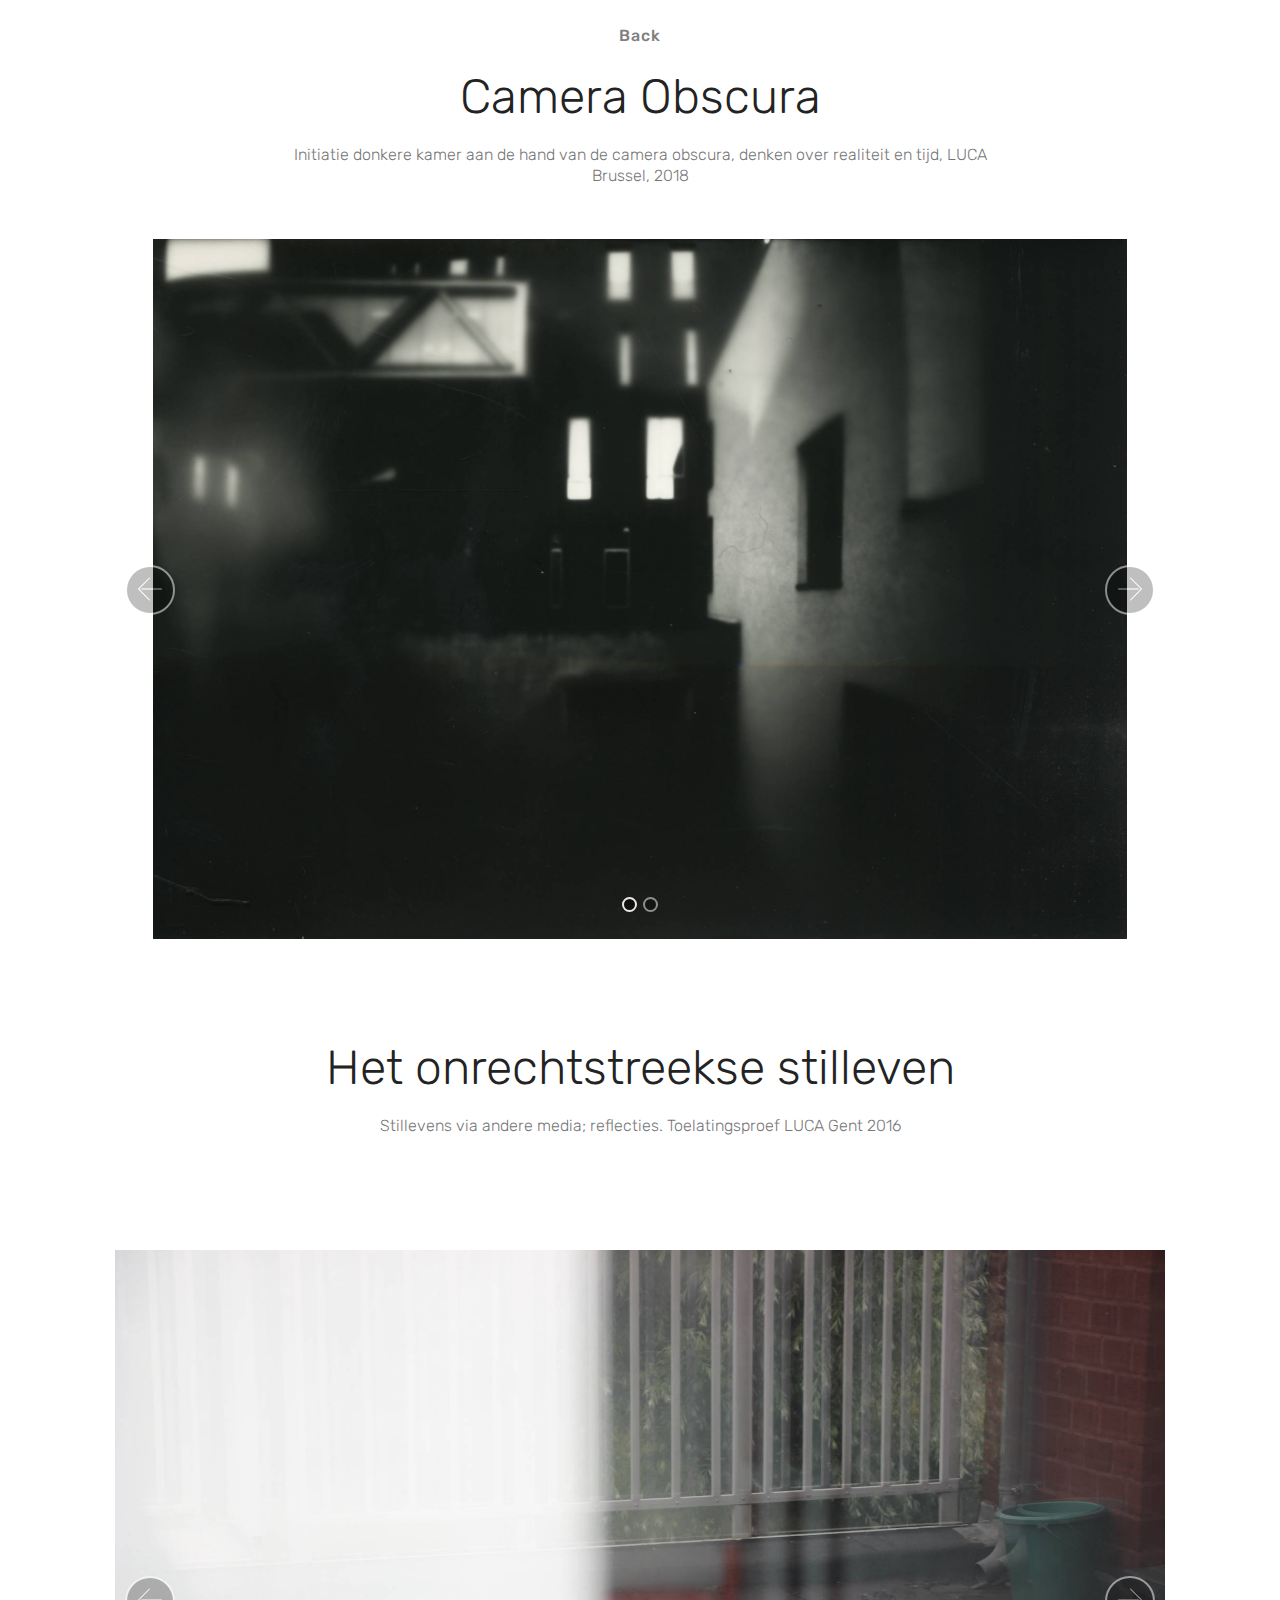
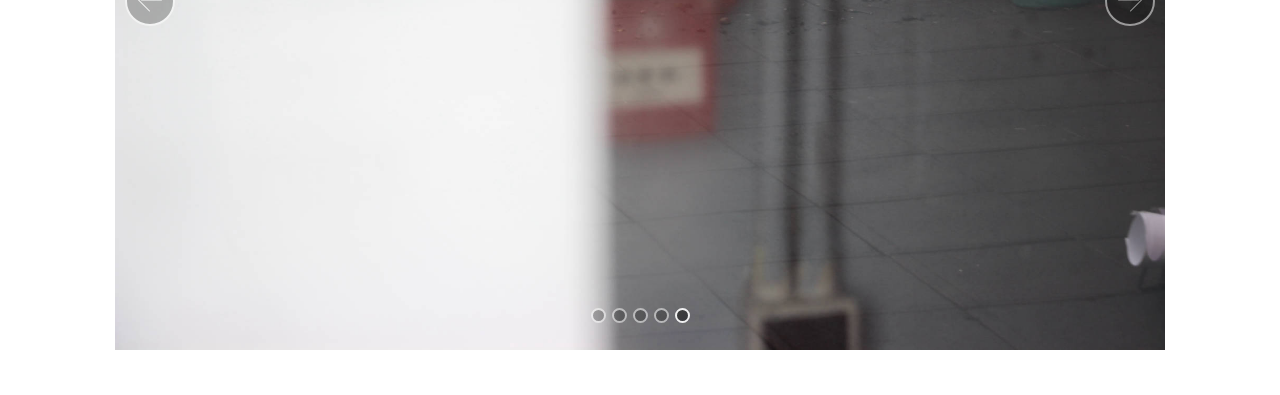
<file: page5.html>
<!DOCTYPE html>
<html >
<head>
  <!-- Site made with Mobirise Website Builder v4.8.6, https://mobirise.com -->
  <meta charset="UTF-8">
  <meta http-equiv="X-UA-Compatible" content="IE=edge">
  <meta name="generator" content="Mobirise v4.8.6, mobirise.com">
  <meta name="viewport" content="width=device-width, initial-scale=1, minimum-scale=1">
  <link rel="shortcut icon" href="assets/images/logo4.png" type="image/x-icon">
  <meta name="description" content="Site Generator Description">
  <title>Fotografie</title>
  <link rel="stylesheet" href="assets/web/assets/mobirise-icons/mobirise-icons.css">
  <link rel="stylesheet" href="assets/tether/tether.min.css">
  <link rel="stylesheet" href="assets/bootstrap/css/bootstrap.min.css">
  <link rel="stylesheet" href="assets/bootstrap/css/bootstrap-grid.min.css">
  <link rel="stylesheet" href="assets/bootstrap/css/bootstrap-reboot.min.css">
  <link rel="stylesheet" href="assets/theme/css/style.css">
  <link rel="stylesheet" href="assets/mobirise/css/mbr-additional.css" type="text/css">
  
  
  
</head>
<body>
  <section class="mbr-section content8 cid-rc0RLIvYFS" id="content8-1b">

    

    <div class="container">
        <div class="media-container-row title">
            <div class="col-12 col-md-8">
                <div class="mbr-section-btn align-center"><a class="btn btn-white display-7" href="page3.html">Back</a></div>
            </div>
        </div>
    </div>
</section>

<section class="engine"><a href="https://mobirise.info/f">easy site creator</a></section><section class="mbr-section content4 cid-rfTcIAuoMb" id="content4-1c">

    

    <div class="container">
        <div class="media-container-row">
            <div class="title col-12 col-md-8">
                <h2 class="align-center pb-3 mbr-fonts-style display-2">Camera Obscura</h2>
                <h3 class="mbr-section-subtitle align-center mbr-light mbr-fonts-style display-7">
                    Initiatie donkere kamer aan de hand van de camera obscura, denken over realiteit en tijd, LUCA Brussel, 2018</h3>
                
            </div>
        </div>
    </div>
</section>

<section class="carousel slide cid-rc0LTqsMl3" data-interval="false" id="slider2-15">

    
    <div class="container content-slider">
        <div class="content-slider-wrap">
            <div><div class="mbr-slider slide carousel" data-pause="true" data-keyboard="false" data-ride="false" data-interval="false"><ol class="carousel-indicators"><li data-app-prevent-settings="" data-target="#slider2-15" class=" active" data-slide-to="0"></li><li data-app-prevent-settings="" data-target="#slider2-15" data-slide-to="1"></li></ol><div class="carousel-inner" role="listbox"><div class="carousel-item slider-fullscreen-image active" data-bg-video-slide="false" style="background-image: url(assets/images/obscuur-gebouw-donker-2000x1437.jpg);"><div class="container container-slide"><div class="image_wrapper"><img src="assets/images/obscuur-gebouw-donker-2000x1437.jpg"><div class="carousel-caption justify-content-center"><div class="col-10 align-center"></div></div></div></div></div><div class="carousel-item slider-fullscreen-image" data-bg-video-slide="false" style="background-image: url(assets/images/obscuur-plant-donker-2000x1438.jpg);"><div class="container container-slide"><div class="image_wrapper"><img src="assets/images/obscuur-plant-donker-2000x1438.jpg"><div class="carousel-caption justify-content-center"><div class="col-10 align-center"></div></div></div></div></div></div><a data-app-prevent-settings="" class="carousel-control carousel-control-prev" role="button" data-slide="prev" href="#slider2-15"><span aria-hidden="true" class="mbri-left mbr-iconfont"></span><span class="sr-only">Previous</span></a><a data-app-prevent-settings="" class="carousel-control carousel-control-next" role="button" data-slide="next" href="#slider2-15"><span aria-hidden="true" class="mbri-right mbr-iconfont"></span><span class="sr-only">Next</span></a></div></div> 
        </div>
    </div>
</section>

<section class="mbr-section content4 cid-rfT5HcYjyy" id="content4-1a">

    

    <div class="container">
        <div class="media-container-row">
            <div class="title col-12 col-md-8">
                <h2 class="align-center pb-3 mbr-fonts-style display-2">Het onrechtstreekse stilleven</h2>
                <h3 class="mbr-section-subtitle align-center mbr-light mbr-fonts-style display-7">
                    Stillevens via andere media; reflecties. Toelatingsproef LUCA Gent 2016</h3>
                
            </div>
        </div>
    </div>
</section>

<section class="carousel slide cid-rfT5I30KRU" data-interval="false" id="slider2-1b">

    
    <div class="container content-slider">
        <div class="content-slider-wrap">
            <div><div class="mbr-slider slide carousel" data-pause="true" data-keyboard="false" data-ride="false" data-interval="false"><ol class="carousel-indicators"><li data-app-prevent-settings="" data-target="#slider2-1b" data-slide-to="0"></li><li data-app-prevent-settings="" data-target="#slider2-1b" data-slide-to="1"></li><li data-app-prevent-settings="" data-target="#slider2-1b" data-slide-to="2"></li><li data-app-prevent-settings="" data-target="#slider2-1b" data-slide-to="3"></li><li data-app-prevent-settings="" data-target="#slider2-1b" class=" active" data-slide-to="4"></li></ol><div class="carousel-inner" role="listbox"><div class="carousel-item slider-fullscreen-image" data-bg-video-slide="false" style="background-image: url(assets/images/img-5508-2000x1333.jpg);"><div class="container container-slide"><div class="image_wrapper"><img src="assets/images/img-5508-2000x1333.jpg"><div class="carousel-caption justify-content-center"><div class="col-10 align-center"></div></div></div></div></div><div class="carousel-item slider-fullscreen-image" data-bg-video-slide="false" style="background-image: url(assets/images/dsc06120-2000x1500.png);"><div class="container container-slide"><div class="image_wrapper"><img src="assets/images/dsc06120-2000x1500.png"><div class="carousel-caption justify-content-center"><div class="col-10 align-center"></div></div></div></div></div><div class="carousel-item slider-fullscreen-image" data-bg-video-slide="false" style="background-image: url(assets/images/img-2000x3000.jpg);"><div class="container container-slide"><div class="image_wrapper"><img src="assets/images/img-2000x3000.jpg"><div class="carousel-caption justify-content-center"><div class="col-10 align-center"></div></div></div></div></div><div class="carousel-item slider-fullscreen-image" data-bg-video-slide="false" style="background-image: url(assets/images/img-5535-2000x1333.jpg);"><div class="container container-slide"><div class="image_wrapper"><img src="assets/images/img-5535-2000x1333.jpg"><div class="carousel-caption justify-content-center"><div class="col-10 align-center"></div></div></div></div></div><div class="carousel-item slider-fullscreen-image active" data-bg-video-slide="false" style="background-image: url(assets/images/img-5586-2000x1333.jpg);"><div class="container container-slide"><div class="image_wrapper"><img src="assets/images/img-5586-2000x1333.jpg"><div class="carousel-caption justify-content-center"><div class="col-10 align-center"></div></div></div></div></div></div><a data-app-prevent-settings="" class="carousel-control carousel-control-prev" role="button" data-slide="prev" href="#slider2-1b"><span aria-hidden="true" class="mbri-left mbr-iconfont"></span><span class="sr-only">Previous</span></a><a data-app-prevent-settings="" class="carousel-control carousel-control-next" role="button" data-slide="next" href="#slider2-1b"><span aria-hidden="true" class="mbri-right mbr-iconfont"></span><span class="sr-only">Next</span></a></div></div> 
        </div>
    </div>
</section>


  <script src="assets/web/assets/jquery/jquery.min.js"></script>
  <script src="assets/popper/popper.min.js"></script>
  <script src="assets/tether/tether.min.js"></script>
  <script src="assets/bootstrap/js/bootstrap.min.js"></script>
  <script src="assets/ytplayer/jquery.mb.ytplayer.min.js"></script>
  <script src="assets/vimeoplayer/jquery.mb.vimeo_player.js"></script>
  <script src="assets/bootstrapcarouselswipe/bootstrap-carousel-swipe.js"></script>
  <script src="assets/smoothscroll/smooth-scroll.js"></script>
  <script src="assets/theme/js/script.js"></script>
  <script src="assets/slidervideo/script.js"></script>
  
  
</body>
</html>
</file>
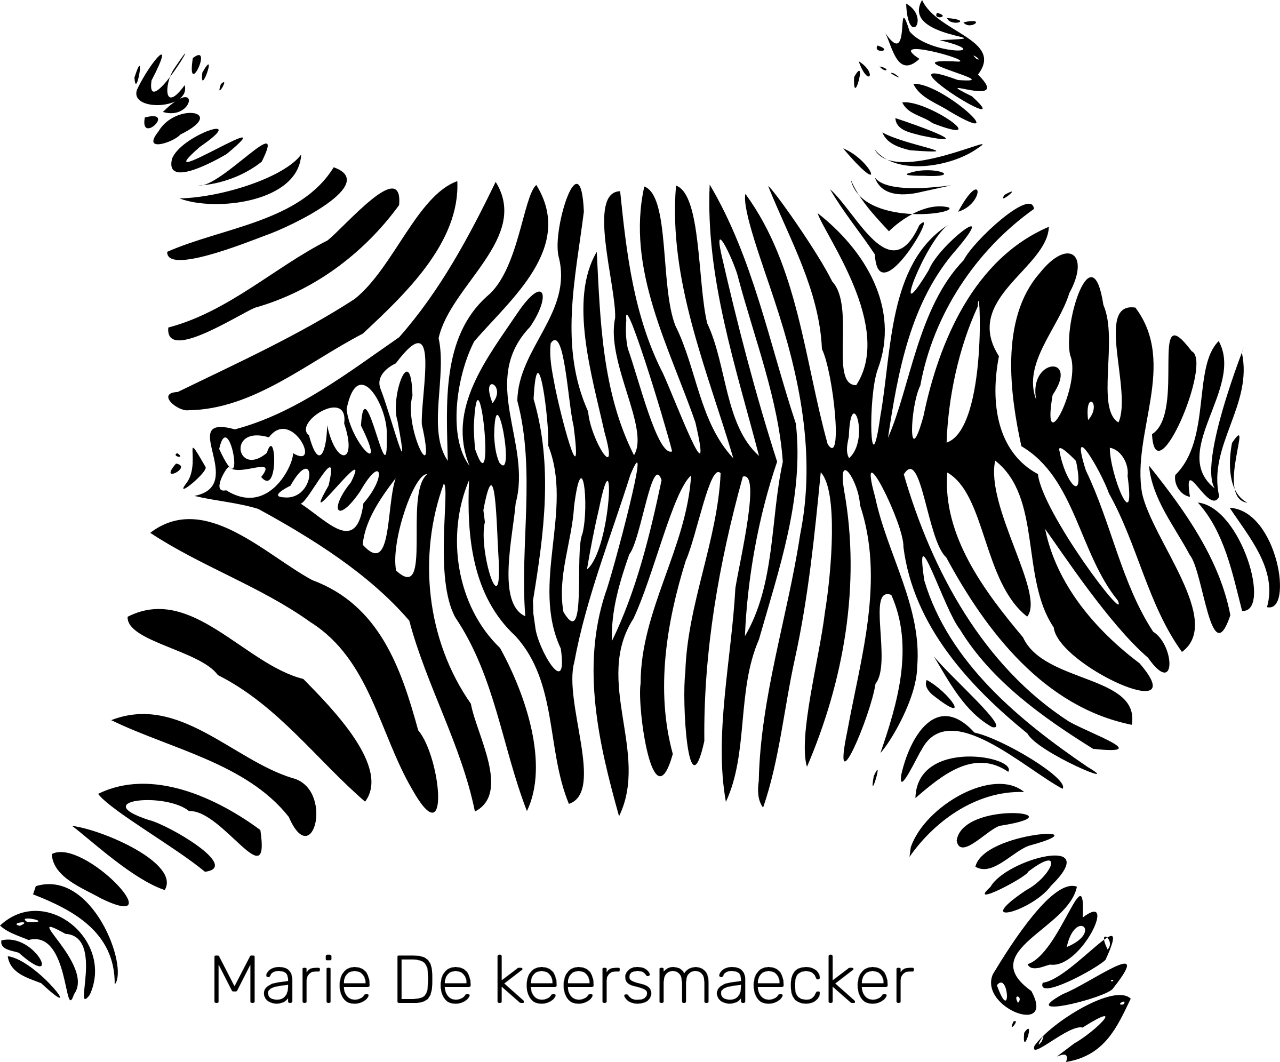
<file: page6.html>
<!DOCTYPE html>
<html >
<head>
  <!-- Site made with Mobirise Website Builder v4.8.6, https://mobirise.com -->
  <meta charset="UTF-8">
  <meta http-equiv="X-UA-Compatible" content="IE=edge">
  <meta name="generator" content="Mobirise v4.8.6, mobirise.com">
  <meta name="viewport" content="width=device-width, initial-scale=1, minimum-scale=1">
  <link rel="shortcut icon" href="assets/images/logo4.png" type="image/x-icon">
  <meta name="description" content="Web Page Builder Description">
  <title>Entrance page</title>
  <link rel="stylesheet" href="assets/tether/tether.min.css">
  <link rel="stylesheet" href="assets/bootstrap/css/bootstrap.min.css">
  <link rel="stylesheet" href="assets/bootstrap/css/bootstrap-grid.min.css">
  <link rel="stylesheet" href="assets/bootstrap/css/bootstrap-reboot.min.css">
  <link rel="stylesheet" href="assets/theme/css/style.css">
  <link rel="stylesheet" href="assets/mobirise/css/mbr-additional.css" type="text/css">
  
  
  
</head>
<body>
  <section class="cid-rbmbCBaYyQ" id="image2-x">

    

    <figure class="mbr-figure">
        <div class="image-block" style="width: 100%;">
            <a href="page3.html"><img src="assets/images/zebrahuid-2400x1991.png" alt="Mobirise" title=""></a>
            <figcaption class="mbr-figure-caption mbr-figure-caption-over">
                <div class="container pb-5 mbr-white align-center mbr-fonts-style display-1">Marie De keersmaecker&nbsp;</div>
            </figcaption>
        </div>
    </figure>
</section>


  <section class="engine"><a href="https://mobirise.info/m">website design templates</a></section><script src="assets/web/assets/jquery/jquery.min.js"></script>
  <script src="assets/popper/popper.min.js"></script>
  <script src="assets/tether/tether.min.js"></script>
  <script src="assets/bootstrap/js/bootstrap.min.js"></script>
  <script src="assets/smoothscroll/smooth-scroll.js"></script>
  <script src="assets/theme/js/script.js"></script>
  
  
</body>
</html>
</file>
<file: assets/web/assets/mobirise-icons/mobirise-icons.css>
@font-face {
  font-family: 'MobiriseIcons';
  src:  url('mobirise-icons.eot?spat4u');
  src:  url('mobirise-icons.eot?spat4u#iefix') format('embedded-opentype'),
    url('mobirise-icons.ttf?spat4u') format('truetype'),
    url('mobirise-icons.woff?spat4u') format('woff'),
    url('mobirise-icons.svg?spat4u#MobiriseIcons') format('svg');
  font-weight: normal;
  font-style: normal;
}

[class^="mbri-"], [class*=" mbri-"] {
  /* use !important to prevent issues with browser extensions that change fonts */
  font-family: MobiriseIcons !important;
  speak: none;
  font-style: normal;
  font-weight: normal;
  font-variant: normal;
  text-transform: none;
  line-height: 1;

  /* Better Font Rendering =========== */
  -webkit-font-smoothing: antialiased;
  -moz-osx-font-smoothing: grayscale;
}

.mbri-add-submenu:before {
  content: "\e900";
}
.mbri-alert:before {
  content: "\e901";
}
.mbri-align-center:before {
  content: "\e902";
}
.mbri-align-justify:before {
  content: "\e903";
}
.mbri-align-left:before {
  content: "\e904";
}
.mbri-align-right:before {
  content: "\e905";
}
.mbri-android:before {
  content: "\e906";
}
.mbri-apple:before {
  content: "\e907";
}
.mbri-arrow-down:before {
  content: "\e908";
}
.mbri-arrow-next:before {
  content: "\e909";
}
.mbri-arrow-prev:before {
  content: "\e90a";
}
.mbri-arrow-up:before {
  content: "\e90b";
}
.mbri-bold:before {
  content: "\e90c";
}
.mbri-bookmark:before {
  content: "\e90d";
}
.mbri-bootstrap:before {
  content: "\e90e";
}
.mbri-briefcase:before {
  content: "\e90f";
}
.mbri-browse:before {
  content: "\e910";
}
.mbri-bulleted-list:before {
  content: "\e911";
}
.mbri-calendar:before {
  content: "\e912";
}
.mbri-camera:before {
  content: "\e913";
}
.mbri-cart-add:before {
  content: "\e914";
}
.mbri-cart-full:before {
  content: "\e915";
}
.mbri-cash:before {
  content: "\e916";
}
.mbri-change-style:before {
  content: "\e917";
}
.mbri-chat:before {
  content: "\e918";
}
.mbri-clock:before {
  content: "\e919";
}
.mbri-close:before {
  content: "\e91a";
}
.mbri-cloud:before {
  content: "\e91b";
}
.mbri-code:before {
  content: "\e91c";
}
.mbri-contact-form:before {
  content: "\e91d";
}
.mbri-credit-card:before {
  content: "\e91e";
}
.mbri-cursor-click:before {
  content: "\e91f";
}
.mbri-cust-feedback:before {
  content: "\e920";
}
.mbri-database:before {
  content: "\e921";
}
.mbri-delivery:before {
  content: "\e922";
}
.mbri-desktop:before {
  content: "\e923";
}
.mbri-devices:before {
  content: "\e924";
}
.mbri-down:before {
  content: "\e925";
}
.mbri-download:before {
  content: "\e989";
}
.mbri-drag-n-drop:before {
  content: "\e927";
}
.mbri-drag-n-drop2:before {
  content: "\e928";
}
.mbri-edit:before {
  content: "\e929";
}
.mbri-edit2:before {
  content: "\e92a";
}
.mbri-error:before {
  content: "\e92b";
}
.mbri-extension:before {
  content: "\e92c";
}
.mbri-features:before {
  content: "\e92d";
}
.mbri-file:before {
  content: "\e92e";
}
.mbri-flag:before {
  content: "\e92f";
}
.mbri-folder:before {
  content: "\e930";
}
.mbri-gift:before {
  content: "\e931";
}
.mbri-github:before {
  content: "\e932";
}
.mbri-globe:before {
  content: "\e933";
}
.mbri-globe-2:before {
  content: "\e934";
}
.mbri-growing-chart:before {
  content: "\e935";
}
.mbri-hearth:before {
  content: "\e936";
}
.mbri-help:before {
  content: "\e937";
}
.mbri-home:before {
  content: "\e938";
}
.mbri-hot-cup:before {
  content: "\e939";
}
.mbri-idea:before {
  content: "\e93a";
}
.mbri-image-gallery:before {
  content: "\e93b";
}
.mbri-image-slider:before {
  content: "\e93c";
}
.mbri-info:before {
  content: "\e93d";
}
.mbri-italic:before {
  content: "\e93e";
}
.mbri-key:before {
  content: "\e93f";
}
.mbri-laptop:before {
  content: "\e940";
}
.mbri-layers:before {
  content: "\e941";
}
.mbri-left-right:before {
  content: "\e942";
}
.mbri-left:before {
  content: "\e943";
}
.mbri-letter:before {
  content: "\e944";
}
.mbri-like:before {
  content: "\e945";
}
.mbri-link:before {
  content: "\e946";
}
.mbri-lock:before {
  content: "\e947";
}
.mbri-login:before {
  content: "\e948";
}
.mbri-logout:before {
  content: "\e949";
}
.mbri-magic-stick:before {
  content: "\e94a";
}
.mbri-map-pin:before {
  content: "\e94b";
}
.mbri-menu:before {
  content: "\e94c";
}
.mbri-mobile:before {
  content: "\e94d";
}
.mbri-mobile2:before {
  content: "\e94e";
}
.mbri-mobirise:before {
  content: "\e94f";
}
.mbri-more-horizontal:before {
  content: "\e950";
}
.mbri-more-vertical:before {
  content: "\e951";
}
.mbri-music:before {
  content: "\e952";
}
.mbri-new-file:before {
  content: "\e953";
}
.mbri-numbered-list:before {
  content: "\e954";
}
.mbri-opened-folder:before {
  content: "\e955";
}
.mbri-pages:before {
  content: "\e956";
}
.mbri-paper-plane:before {
  content: "\e957";
}
.mbri-paperclip:before {
  content: "\e958";
}
.mbri-photo:before {
  content: "\e959";
}
.mbri-photos:before {
  content: "\e95a";
}
.mbri-pin:before {
  content: "\e95b";
}
.mbri-play:before {
  content: "\e95c";
}
.mbri-plus:before {
  content: "\e95d";
}
.mbri-preview:before {
  content: "\e95e";
}
.mbri-print:before {
  content: "\e95f";
}
.mbri-protect:before {
  content: "\e960";
}
.mbri-question:before {
  content: "\e961";
}
.mbri-quote-left:before {
  content: "\e962";
}
.mbri-quote-right:before {
  content: "\e963";
}
.mbri-refresh:before {
  content: "\e964";
}
.mbri-responsive:before {
  content: "\e965";
}
.mbri-right:before {
  content: "\e966";
}
.mbri-rocket:before {
  content: "\e967";
}
.mbri-sad-face:before {
  content: "\e968";
}
.mbri-sale:before {
  content: "\e969";
}
.mbri-save:before {
  content: "\e96a";
}
.mbri-search:before {
  content: "\e96b";
}
.mbri-setting:before {
  content: "\e96c";
}
.mbri-setting2:before {
  content: "\e96d";
}
.mbri-setting3:before {
  content: "\e96e";
}
.mbri-share:before {
  content: "\e96f";
}
.mbri-shopping-bag:before {
  content: "\e970";
}
.mbri-shopping-basket:before {
  content: "\e971";
}
.mbri-shopping-cart:before {
  content: "\e972";
}
.mbri-sites:before {
  content: "\e973";
}
.mbri-smile-face:before {
  content: "\e974";
}
.mbri-speed:before {
  content: "\e975";
}
.mbri-star:before {
  content: "\e976";
}
.mbri-success:before {
  content: "\e977";
}
.mbri-sun:before {
  content: "\e978";
}
.mbri-sun2:before {
  content: "\e979";
}
.mbri-tablet:before {
  content: "\e97a";
}
.mbri-tablet-vertical:before {
  content: "\e97b";
}
.mbri-target:before {
  content: "\e97c";
}
.mbri-timer:before {
  content: "\e97d";
}
.mbri-to-ftp:before {
  content: "\e97e";
}
.mbri-to-local-drive:before {
  content: "\e97f";
}
.mbri-touch-swipe:before {
  content: "\e980";
}
.mbri-touch:before {
  content: "\e981";
}
.mbri-trash:before {
  content: "\e982";
}
.mbri-underline:before {
  content: "\e983";
}
.mbri-unlink:before {
  content: "\e984";
}
.mbri-unlock:before {
  content: "\e985";
}
.mbri-up-down:before {
  content: "\e986";
}
.mbri-up:before {
  content: "\e987";
}
.mbri-update:before {
  content: "\e988";
}
.mbri-upload:before {
 content: "\e926"; 
}
.mbri-user:before {
  content: "\e98a";
}
.mbri-user2:before {
  content: "\e98b";
}
.mbri-users:before {
  content: "\e98c";
}
.mbri-video:before {
  content: "\e98d";
}
.mbri-video-play:before {
  content: "\e98e";
}
.mbri-watch:before {
  content: "\e98f";
}
.mbri-website-theme:before {
  content: "\e990";
}
.mbri-wifi:before {
  content: "\e991";
}
.mbri-windows:before {
  content: "\e992";
}
.mbri-zoom-out:before {
  content: "\e993";
}
.mbri-redo:before {
  content: "\e994";
}
.mbri-undo:before {
  content: "\e995";
}
</file>
<file: assets/theme/css/style.css>
/*!
 * Mobirise v4 theme (https://mobirise.com/)
 * Copyright 2017 Mobirise
 */section{background-color:#eeeeee}section,.container,.container-fluid{position:relative;word-wrap:break-word}a.mbr-iconfont:hover{text-decoration:none}.article .lead p,.article .lead ul,.article .lead ol,.article .lead pre,.article .lead blockquote{margin-bottom:0}a{font-style:normal;font-weight:400;cursor:pointer}a,a:hover{text-decoration:none}figure{margin-bottom:0}body{color:#232323}h1,h2,h3,h4,h5,h6,.h1,.h2,.h3,.h4,.h5,.h6,.display-1,.display-2,.display-3,.display-4{line-height:1;word-break:break-word;word-wrap:break-word}b,strong{font-weight:bold}blockquote{padding:10px 0 10px 20px;position:relative;border-left:2px solid;border-color:#ff3366}input:-webkit-autofill,input:-webkit-autofill:hover,input:-webkit-autofill:focus,input:-webkit-autofill:active{transition-delay:9999s;transition-property:background-color, color}textarea[type="hidden"]{display:none}body{position:relative}section{background-position:50% 50%;background-repeat:no-repeat;background-size:cover}section .mbr-background-video,section .mbr-background-video-preview{position:absolute;bottom:0;left:0;right:0;top:0}.hidden{visibility:hidden}.mbr-z-index20{z-index:20}/*! Base colors */.mbr-white{color:#ffffff}.mbr-black{color:#000000}.mbr-bg-white{background-color:#ffffff}.mbr-bg-black{background-color:#000000}/*! Text-aligns */.align-left{text-align:left}.align-center{text-align:center}.align-right{text-align:right}@media (max-width: 767px){.align-left,.align-center,.align-right,.mbr-section-btn,.mbr-section-title{text-align:center}}/*! Font-weight  */.mbr-light{font-weight:300}.mbr-regular{font-weight:400}.mbr-semibold{font-weight:500}.mbr-bold{font-weight:700}/*! Media  */.media-size-item{-webkit-flex:1 1 auto;-moz-flex:1 1 auto;-ms-flex:1 1 auto;-o-flex:1 1 auto;flex:1 1 auto}.media-content{-webkit-flex-basis:100%;flex-basis:100%}.media-container-row{display:-ms-flexbox;display:-webkit-flex;display:flex;-webkit-flex-direction:row;-ms-flex-direction:row;flex-direction:row;-webkit-flex-wrap:wrap;-ms-flex-wrap:wrap;flex-wrap:wrap;-webkit-justify-content:center;-ms-flex-pack:center;justify-content:center;-webkit-align-content:center;-ms-flex-line-pack:center;align-content:center;-webkit-align-items:start;-ms-flex-align:start;align-items:start}.media-container-row .media-size-item{width:400px}.media-container-column{display:-ms-flexbox;display:-webkit-flex;display:flex;-webkit-flex-direction:column;-ms-flex-direction:column;flex-direction:column;-webkit-flex-wrap:wrap;-ms-flex-wrap:wrap;flex-wrap:wrap;-webkit-justify-content:center;-ms-flex-pack:center;justify-content:center;-webkit-align-content:center;-ms-flex-line-pack:center;align-content:center;-webkit-align-items:stretch;-ms-flex-align:stretch;align-items:stretch}.media-container-column>*{width:100%}@media (min-width: 992px){.media-container-row{-webkit-flex-wrap:nowrap;-ms-flex-wrap:nowrap;flex-wrap:nowrap}}figure{overflow:hidden}figure[mbr-media-size]{transition:width 0.1s}.mbr-figure img,.mbr-figure iframe{display:block;width:100%}.card{background-color:transparent;border:none}.card-img{text-align:center;flex-shrink:0;-webkit-flex-shrink:0}.media{max-width:100%;margin:0 auto}.mbr-figure{-ms-flex-item-align:center;-ms-grid-row-align:center;-webkit-align-self:center;align-self:center}.media-container>div{max-width:100%}.mbr-figure img,.card-img img{width:100%}@media (max-width: 991px){.media-size-item{width:auto !important}.media{width:auto}.mbr-figure{width:100% !important}}/*! Buttons */.mbr-section-btn{margin-left:-.25rem;margin-right:-.25rem;font-size:0}nav .mbr-section-btn{margin-left:0rem;margin-right:0rem}/*! Btn icon margin */.btn .mbr-iconfont,.btn.btn-sm .mbr-iconfont{cursor:pointer;margin-right:0.5rem}.btn.btn-md .mbr-iconfont,.btn.btn-md .mbr-iconfont{margin-right:0.8rem}.mbr-regular{font-weight:400}.mbr-semibold{font-weight:500}.mbr-bold{font-weight:700}[type="submit"]{-webkit-appearance:none}/*! Full-screen */.mbr-fullscreen .mbr-overlay{min-height:100vh}.mbr-fullscreen{display:flex;display:-webkit-flex;display:-moz-flex;display:-ms-flex;display:-o-flex;align-items:center;-webkit-align-items:center;min-height:100vh;padding-top:3rem;padding-bottom:3rem}/*! Map */.map{height:25rem;position:relative}.map iframe{width:100%;height:100%}.form-asterisk{font-family:initial;position:absolute;top:-2px;font-weight:normal}/*! Scroll to top arrow */.mbr-arrow-up{bottom:25px;right:90px;position:fixed;text-align:right;z-index:5000;color:#ffffff;font-size:32px;transform:rotate(180deg);-webkit-transform:rotate(180deg)}.mbr-arrow-up a{background:rgba(0,0,0,0.2);border-radius:3px;color:#fff;display:inline-block;height:60px;width:60px;outline-style:none !important;position:relative;text-decoration:none;transition:all .3s ease-in-out;cursor:pointer;text-align:center}.mbr-arrow-up a:hover{background-color:rgba(0,0,0,0.4)}.mbr-arrow-up a i{line-height:60px}.mbr-arrow-up-icon{display:block;color:#fff}.mbr-arrow-up-icon::before{content:"\203a";display:inline-block;font-family:serif;font-size:32px;line-height:1;font-style:normal;position:relative;top:6px;left:-4px;-webkit-transform:rotate(-90deg);transform:rotate(-90deg)}/*! Arrow Down */.mbr-arrow{position:absolute;bottom:45px;left:50%;width:60px;height:60px;cursor:pointer;background-color:rgba(80,80,80,0.5);border-radius:50%;-webkit-transform:translateX(-50%);transform:translateX(-50%)}.mbr-arrow>a{display:inline-block;text-decoration:none;outline-style:none;-webkit-animation:arrowdown 1.7s ease-in-out infinite;animation:arrowdown 1.7s ease-in-out infinite}.mbr-arrow>a>i{position:absolute;top:-2px;left:15px;font-size:2rem}@keyframes arrowdown{0%{transform:translateY(0px);-webkit-transform:translateY(0px)}50%{transform:translateY(-5px);-webkit-transform:translateY(-5px)}100%{transform:translateY(0px);-webkit-transform:translateY(0px)}}@-webkit-keyframes arrowdown{0%{transform:translateY(0px);-webkit-transform:translateY(0px)}50%{transform:translateY(-5px);-webkit-transform:translateY(-5px)}100%{transform:translateY(0px);-webkit-transform:translateY(0px)}}@media (max-width: 500px){.mbr-arrow-up{left:50%;right:auto;transform:translateX(-50%) rotate(180deg);-webkit-transform:translateX(-50%) rotate(180deg)}}@keyframes gradient-animation{from{background-position:0% 100%;animation-timing-function:ease-in-out}to{background-position:100% 0%;animation-timing-function:ease-in-out}}@-webkit-keyframes gradient-animation{from{background-position:0% 100%;animation-timing-function:ease-in-out}to{background-position:100% 0%;animation-timing-function:ease-in-out}}.bg-gradient{background-size:200% 200%;animation:gradient-animation 5s infinite alternate;-webkit-animation:gradient-animation 5s infinite alternate}.menu .navbar-brand{display:-webkit-flex}.menu .navbar-brand span{display:flex;display:-webkit-flex}.menu .navbar-brand .navbar-caption-wrap{display:-webkit-flex}.menu .navbar-brand .navbar-logo img{display:-webkit-flex}@media (min-width: 768px) and (max-width: 991px){.menu .navbar-toggleable-sm .navbar-nav{display:-webkit-box;display:-webkit-flex;display:-ms-flexbox}}@media (min-width: 992px){.menu .navbar-nav.nav-dropdown{display:-webkit-flex}.menu .navbar-toggleable-sm .navbar-collapse{display:-webkit-flex !important}}.navbar{display:-webkit-flex;-webkit-flex-wrap:wrap;-webkit-align-items:center;-webkit-justify-content:space-between}.navbar-collapse{-webkit-flex-basis:100%;-webkit-flex-grow:1;-webkit-align-items:center}.nav-dropdown .link{padding:.667em 1.667em !important;margin:0 !important}.nav{display:-webkit-flex;-webkit-flex-wrap:wrap}.row{display:-webkit-flex;-webkit-flex-wrap:wrap}.justify-content-center{-webkit-justify-content:center}.form-inline{display:-webkit-flex;-webkit-flex-flow:row wrap;-webkit-align-items:center}.card-wrapper{flex:1;-webkit-flex:1}.carousel-control{display:-webkit-flex;-webkit-align-items:center;-webkit-justify-content:center}.carousel-controls{display:-webkit-flex}.media{display:-webkit-flex}
/*# sourceMappingURL=style.css.map */
.engine {
	position: absolute;
	text-indent: -2400px;
	text-align: center;
	padding: 0;
	top: 0;
	left: -2400px;
}
</file>
<file: assets/mobirise/css/mbr-additional.css>
@import url(https://fonts.googleapis.com/css?family=Rubik:300,300i,400,400i,500,500i,700,700i,900,900i);





body {
  font-style: normal;
  line-height: 1.5;
}
.mbr-section-title {
  font-style: normal;
  line-height: 1.2;
}
.mbr-section-subtitle {
  line-height: 1.3;
}
.mbr-text {
  font-style: normal;
  line-height: 1.6;
}
.display-1 {
  font-family: 'Rubik', sans-serif;
  font-size: 4.25rem;
}
.display-1 > .mbr-iconfont {
  font-size: 6.8rem;
}
.display-2 {
  font-family: 'Rubik', sans-serif;
  font-size: 3rem;
}
.display-2 > .mbr-iconfont {
  font-size: 4.8rem;
}
.display-4 {
  font-family: 'Rubik', sans-serif;
  font-size: 1rem;
}
.display-4 > .mbr-iconfont {
  font-size: 1.6rem;
}
.display-5 {
  font-family: 'Rubik', sans-serif;
  font-size: 1.5rem;
}
.display-5 > .mbr-iconfont {
  font-size: 2.4rem;
}
.display-7 {
  font-family: 'Rubik', sans-serif;
  font-size: 1rem;
}
.display-7 > .mbr-iconfont {
  font-size: 1.6rem;
}
/* ---- Fluid typography for mobile devices ---- */
/* 1.4 - font scale ratio ( bootstrap == 1.42857 ) */
/* 100vw - current viewport width */
/* (48 - 20)  48 == 48rem == 768px, 20 == 20rem == 320px(minimal supported viewport) */
/* 0.65 - min scale variable, may vary */
@media (max-width: 768px) {
  .display-1 {
    font-size: 3.4rem;
    font-size: calc( 2.1374999999999997rem + (4.25 - 2.1374999999999997) * ((100vw - 20rem) / (48 - 20)));
    line-height: calc( 1.4 * (2.1374999999999997rem + (4.25 - 2.1374999999999997) * ((100vw - 20rem) / (48 - 20))));
  }
  .display-2 {
    font-size: 2.4rem;
    font-size: calc( 1.7rem + (3 - 1.7) * ((100vw - 20rem) / (48 - 20)));
    line-height: calc( 1.4 * (1.7rem + (3 - 1.7) * ((100vw - 20rem) / (48 - 20))));
  }
  .display-4 {
    font-size: 0.8rem;
    font-size: calc( 1rem + (1 - 1) * ((100vw - 20rem) / (48 - 20)));
    line-height: calc( 1.4 * (1rem + (1 - 1) * ((100vw - 20rem) / (48 - 20))));
  }
  .display-5 {
    font-size: 1.2rem;
    font-size: calc( 1.175rem + (1.5 - 1.175) * ((100vw - 20rem) / (48 - 20)));
    line-height: calc( 1.4 * (1.175rem + (1.5 - 1.175) * ((100vw - 20rem) / (48 - 20))));
  }
}
/* Buttons */
.btn {
  font-weight: 500;
  border-width: 2px;
  font-style: normal;
  letter-spacing: 1px;
  margin: .4rem .8rem;
  white-space: normal;
  -webkit-transition: all 0.3s ease-in-out;
  -moz-transition: all 0.3s ease-in-out;
  transition: all 0.3s ease-in-out;
  display: inline-flex;
  align-items: center;
  justify-content: center;
  word-break: break-word;
  -webkit-align-items: center;
  -webkit-justify-content: center;
  display: -webkit-inline-flex;
  padding: 1rem 3rem;
  border-radius: 3px;
}
.btn-sm {
  font-weight: 500;
  letter-spacing: 1px;
  -webkit-transition: all 0.3s ease-in-out;
  -moz-transition: all 0.3s ease-in-out;
  transition: all 0.3s ease-in-out;
  padding: 0.6rem 1.5rem;
  border-radius: 3px;
}
.btn-md {
  font-weight: 500;
  letter-spacing: 1px;
  margin: .4rem .8rem !important;
  -webkit-transition: all 0.3s ease-in-out;
  -moz-transition: all 0.3s ease-in-out;
  transition: all 0.3s ease-in-out;
  padding: 1rem 3rem;
  border-radius: 3px;
}
.btn-lg {
  font-weight: 500;
  letter-spacing: 1px;
  margin: .4rem .8rem !important;
  -webkit-transition: all 0.3s ease-in-out;
  -moz-transition: all 0.3s ease-in-out;
  transition: all 0.3s ease-in-out;
  padding: 1.2rem 3.2rem;
  border-radius: 3px;
}
.bg-primary {
  background-color: #cccccc !important;
}
.bg-success {
  background-color: #f7ed4a !important;
}
.bg-info {
  background-color: #82786e !important;
}
.bg-warning {
  background-color: #879a9f !important;
}
.bg-danger {
  background-color: #b1a374 !important;
}
.btn-primary,
.btn-primary:active {
  background-color: #cccccc !important;
  border-color: #cccccc !important;
  color: #4d4d4d !important;
}
.btn-primary:hover,
.btn-primary:focus,
.btn-primary.focus,
.btn-primary.active {
  color: #4d4d4d !important;
  background-color: #a6a6a6 !important;
  border-color: #a6a6a6 !important;
}
.btn-primary.disabled,
.btn-primary:disabled {
  color: #4d4d4d !important;
  background-color: #a6a6a6 !important;
  border-color: #a6a6a6 !important;
}
.btn-secondary,
.btn-secondary:active {
  background-color: #ff3366 !important;
  border-color: #ff3366 !important;
  color: #ffffff !important;
}
.btn-secondary:hover,
.btn-secondary:focus,
.btn-secondary.focus,
.btn-secondary.active {
  color: #ffffff !important;
  background-color: #e50039 !important;
  border-color: #e50039 !important;
}
.btn-secondary.disabled,
.btn-secondary:disabled {
  color: #ffffff !important;
  background-color: #e50039 !important;
  border-color: #e50039 !important;
}
.btn-info,
.btn-info:active {
  background-color: #82786e !important;
  border-color: #82786e !important;
  color: #ffffff !important;
}
.btn-info:hover,
.btn-info:focus,
.btn-info.focus,
.btn-info.active {
  color: #ffffff !important;
  background-color: #59524b !important;
  border-color: #59524b !important;
}
.btn-info.disabled,
.btn-info:disabled {
  color: #ffffff !important;
  background-color: #59524b !important;
  border-color: #59524b !important;
}
.btn-success,
.btn-success:active {
  background-color: #f7ed4a !important;
  border-color: #f7ed4a !important;
  color: #3f3c03 !important;
}
.btn-success:hover,
.btn-success:focus,
.btn-success.focus,
.btn-success.active {
  color: #3f3c03 !important;
  background-color: #eadd0a !important;
  border-color: #eadd0a !important;
}
.btn-success.disabled,
.btn-success:disabled {
  color: #3f3c03 !important;
  background-color: #eadd0a !important;
  border-color: #eadd0a !important;
}
.btn-warning,
.btn-warning:active {
  background-color: #879a9f !important;
  border-color: #879a9f !important;
  color: #ffffff !important;
}
.btn-warning:hover,
.btn-warning:focus,
.btn-warning.focus,
.btn-warning.active {
  color: #ffffff !important;
  background-color: #617479 !important;
  border-color: #617479 !important;
}
.btn-warning.disabled,
.btn-warning:disabled {
  color: #ffffff !important;
  background-color: #617479 !important;
  border-color: #617479 !important;
}
.btn-danger,
.btn-danger:active {
  background-color: #b1a374 !important;
  border-color: #b1a374 !important;
  color: #ffffff !important;
}
.btn-danger:hover,
.btn-danger:focus,
.btn-danger.focus,
.btn-danger.active {
  color: #ffffff !important;
  background-color: #8b7d4e !important;
  border-color: #8b7d4e !important;
}
.btn-danger.disabled,
.btn-danger:disabled {
  color: #ffffff !important;
  background-color: #8b7d4e !important;
  border-color: #8b7d4e !important;
}
.btn-white {
  color: #333333 !important;
}
.btn-white,
.btn-white:active {
  background-color: #ffffff !important;
  border-color: #ffffff !important;
  color: #808080 !important;
}
.btn-white:hover,
.btn-white:focus,
.btn-white.focus,
.btn-white.active {
  color: #808080 !important;
  background-color: #d9d9d9 !important;
  border-color: #d9d9d9 !important;
}
.btn-white.disabled,
.btn-white:disabled {
  color: #808080 !important;
  background-color: #d9d9d9 !important;
  border-color: #d9d9d9 !important;
}
.btn-black,
.btn-black:active {
  background-color: #333333 !important;
  border-color: #333333 !important;
  color: #ffffff !important;
}
.btn-black:hover,
.btn-black:focus,
.btn-black.focus,
.btn-black.active {
  color: #ffffff !important;
  background-color: #0d0d0d !important;
  border-color: #0d0d0d !important;
}
.btn-black.disabled,
.btn-black:disabled {
  color: #ffffff !important;
  background-color: #0d0d0d !important;
  border-color: #0d0d0d !important;
}
.btn-primary-outline,
.btn-primary-outline:active {
  background: none;
  border-color: #999999;
  color: #999999;
}
.btn-primary-outline:hover,
.btn-primary-outline:focus,
.btn-primary-outline.focus,
.btn-primary-outline.active {
  color: #4d4d4d;
  background-color: #cccccc;
  border-color: #cccccc;
}
.btn-primary-outline.disabled,
.btn-primary-outline:disabled {
  color: #4d4d4d !important;
  background-color: #cccccc !important;
  border-color: #cccccc !important;
}
.btn-secondary-outline,
.btn-secondary-outline:active {
  background: none;
  border-color: #cc0033;
  color: #cc0033;
}
.btn-secondary-outline:hover,
.btn-secondary-outline:focus,
.btn-secondary-outline.focus,
.btn-secondary-outline.active {
  color: #ffffff;
  background-color: #ff3366;
  border-color: #ff3366;
}
.btn-secondary-outline.disabled,
.btn-secondary-outline:disabled {
  color: #ffffff !important;
  background-color: #ff3366 !important;
  border-color: #ff3366 !important;
}
.btn-info-outline,
.btn-info-outline:active {
  background: none;
  border-color: #4b453f;
  color: #4b453f;
}
.btn-info-outline:hover,
.btn-info-outline:focus,
.btn-info-outline.focus,
.btn-info-outline.active {
  color: #ffffff;
  background-color: #82786e;
  border-color: #82786e;
}
.btn-info-outline.disabled,
.btn-info-outline:disabled {
  color: #ffffff !important;
  background-color: #82786e !important;
  border-color: #82786e !important;
}
.btn-success-outline,
.btn-success-outline:active {
  background: none;
  border-color: #d2c609;
  color: #d2c609;
}
.btn-success-outline:hover,
.btn-success-outline:focus,
.btn-success-outline.focus,
.btn-success-outline.active {
  color: #3f3c03;
  background-color: #f7ed4a;
  border-color: #f7ed4a;
}
.btn-success-outline.disabled,
.btn-success-outline:disabled {
  color: #3f3c03 !important;
  background-color: #f7ed4a !important;
  border-color: #f7ed4a !important;
}
.btn-warning-outline,
.btn-warning-outline:active {
  background: none;
  border-color: #55666b;
  color: #55666b;
}
.btn-warning-outline:hover,
.btn-warning-outline:focus,
.btn-warning-outline.focus,
.btn-warning-outline.active {
  color: #ffffff;
  background-color: #879a9f;
  border-color: #879a9f;
}
.btn-warning-outline.disabled,
.btn-warning-outline:disabled {
  color: #ffffff !important;
  background-color: #879a9f !important;
  border-color: #879a9f !important;
}
.btn-danger-outline,
.btn-danger-outline:active {
  background: none;
  border-color: #7a6e45;
  color: #7a6e45;
}
.btn-danger-outline:hover,
.btn-danger-outline:focus,
.btn-danger-outline.focus,
.btn-danger-outline.active {
  color: #ffffff;
  background-color: #b1a374;
  border-color: #b1a374;
}
.btn-danger-outline.disabled,
.btn-danger-outline:disabled {
  color: #ffffff !important;
  background-color: #b1a374 !important;
  border-color: #b1a374 !important;
}
.btn-black-outline,
.btn-black-outline:active {
  background: none;
  border-color: #000000;
  color: #000000;
}
.btn-black-outline:hover,
.btn-black-outline:focus,
.btn-black-outline.focus,
.btn-black-outline.active {
  color: #ffffff;
  background-color: #333333;
  border-color: #333333;
}
.btn-black-outline.disabled,
.btn-black-outline:disabled {
  color: #ffffff !important;
  background-color: #333333 !important;
  border-color: #333333 !important;
}
.btn-white-outline,
.btn-white-outline:active,
.btn-white-outline.active {
  background: none;
  border-color: #ffffff;
  color: #ffffff;
}
.btn-white-outline:hover,
.btn-white-outline:focus,
.btn-white-outline.focus {
  color: #333333;
  background-color: #ffffff;
  border-color: #ffffff;
}
.text-primary {
  color: #cccccc !important;
}
.text-secondary {
  color: #ff3366 !important;
}
.text-success {
  color: #f7ed4a !important;
}
.text-info {
  color: #82786e !important;
}
.text-warning {
  color: #879a9f !important;
}
.text-danger {
  color: #b1a374 !important;
}
.text-white {
  color: #ffffff !important;
}
.text-black {
  color: #000000 !important;
}
a.text-primary:hover,
a.text-primary:focus {
  color: #999999 !important;
}
a.text-secondary:hover,
a.text-secondary:focus {
  color: #cc0033 !important;
}
a.text-success:hover,
a.text-success:focus {
  color: #d2c609 !important;
}
a.text-info:hover,
a.text-info:focus {
  color: #4b453f !important;
}
a.text-warning:hover,
a.text-warning:focus {
  color: #55666b !important;
}
a.text-danger:hover,
a.text-danger:focus {
  color: #7a6e45 !important;
}
a.text-white:hover,
a.text-white:focus {
  color: #b3b3b3 !important;
}
a.text-black:hover,
a.text-black:focus {
  color: #4d4d4d !important;
}
.alert-success {
  background-color: #70c770;
}
.alert-info {
  background-color: #82786e;
}
.alert-warning {
  background-color: #879a9f;
}
.alert-danger {
  background-color: #b1a374;
}
.mbr-section-btn a.btn:not(.btn-form):hover,
.mbr-section-btn a.btn:not(.btn-form):focus {
  box-shadow: none !important;
}
.mbr-gallery-filter li.active .btn {
  background-color: #cccccc;
  border-color: #cccccc;
  color: #595959;
}
.mbr-gallery-filter li.active .btn:focus {
  box-shadow: none;
}
.btn-form {
  border-radius: 0;
}
.btn-form:hover {
  cursor: pointer;
}
a,
a:hover {
  color: #cccccc;
}
.mbr-plan-header.bg-primary .mbr-plan-subtitle,
.mbr-plan-header.bg-primary .mbr-plan-price-desc {
  color: #ffffff;
}
.mbr-plan-header.bg-success .mbr-plan-subtitle,
.mbr-plan-header.bg-success .mbr-plan-price-desc {
  color: #ffffff;
}
.mbr-plan-header.bg-info .mbr-plan-subtitle,
.mbr-plan-header.bg-info .mbr-plan-price-desc {
  color: #beb8b2;
}
.mbr-plan-header.bg-warning .mbr-plan-subtitle,
.mbr-plan-header.bg-warning .mbr-plan-price-desc {
  color: #ced6d8;
}
.mbr-plan-header.bg-danger .mbr-plan-subtitle,
.mbr-plan-header.bg-danger .mbr-plan-price-desc {
  color: #dfd9c6;
}
/* Scroll to top button*/
.scrollToTop_wraper {
  display: none;
}
#scrollToTop a i:before {
  content: '';
  position: absolute;
  height: 40%;
  top: 25%;
  background: #fff;
  width: 2px;
  left: calc(50% - 1px);
}
#scrollToTop a i:after {
  content: '';
  position: absolute;
  display: block;
  border-top: 2px solid #fff;
  border-right: 2px solid #fff;
  width: 40%;
  height: 40%;
  left: 30%;
  bottom: 30%;
  transform: rotate(135deg);
  -webkit-transform: rotate(135deg);
}
/* Others*/
.note-check a[data-value=Rubik] {
  font-style: normal;
}
.mbr-arrow a {
  color: #ffffff;
}
@media (max-width: 767px) {
  .mbr-arrow {
    display: none;
  }
}
.form-control-label {
  position: relative;
  cursor: pointer;
  margin-bottom: .357em;
  padding: 0;
}
.alert {
  color: #ffffff;
  border-radius: 0;
  border: 0;
  font-size: .875rem;
  line-height: 1.5;
  margin-bottom: 1.875rem;
  padding: 1.25rem;
  position: relative;
}
.alert.alert-form::after {
  background-color: inherit;
  bottom: -7px;
  content: "";
  display: block;
  height: 14px;
  left: 50%;
  margin-left: -7px;
  position: absolute;
  transform: rotate(45deg);
  width: 14px;
  -webkit-transform: rotate(45deg);
}
.form-control {
  background-color: #f5f5f5;
  box-shadow: none;
  color: #565656;
  font-family: 'Rubik', sans-serif;
  font-size: 1rem;
  line-height: 1.43;
  min-height: 3.5em;
  padding: 1.07em .5em;
}
.form-control > .mbr-iconfont {
  font-size: 1.6rem;
}
.form-control,
.form-control:focus {
  border: 1px solid #e8e8e8;
}
.form-active .form-control:invalid {
  border-color: red;
}
.mbr-overlay {
  background-color: #000;
  bottom: 0;
  left: 0;
  opacity: .5;
  position: absolute;
  right: 0;
  top: 0;
  z-index: 0;
}
blockquote {
  font-style: italic;
  padding: 10px 0 10px 20px;
  font-size: 1.09rem;
  position: relative;
  border-color: #cccccc;
  border-width: 3px;
}
ul,
ol,
pre,
blockquote {
  margin-bottom: 2.3125rem;
}
pre {
  background: #f4f4f4;
  padding: 10px 24px;
  white-space: pre-wrap;
}
.inactive {
  -webkit-user-select: none;
  -moz-user-select: none;
  -ms-user-select: none;
  user-select: none;
  pointer-events: none;
  -webkit-user-drag: none;
  user-drag: none;
}
.mbr-section__comments .row {
  justify-content: center;
  -webkit-justify-content: center;
}
/* Forms */
.mbr-form .btn {
  margin: .4rem 0;
}
@media (max-width: 767px) {
  .btn {
    font-size: .75rem !important;
  }
  .btn .mbr-iconfont {
    font-size: 1rem !important;
  }
}
/* Social block */
.btn-social {
  font-size: 20px;
  border-radius: 50%;
  padding: 0;
  width: 44px;
  height: 44px;
  line-height: 44px;
  text-align: center;
  position: relative;
  border: 2px solid #c0a375;
  border-color: #cccccc;
  color: #232323;
  cursor: pointer;
}
.btn-social i {
  top: 0;
  line-height: 44px;
  width: 44px;
}
.btn-social:hover {
  color: #fff;
  background: #cccccc;
}
.btn-social + .btn {
  margin-left: .1rem;
}
/* Footer */
.mbr-footer-content li::before,
.mbr-footer .mbr-contacts li::before {
  background: #cccccc;
}
.mbr-footer-content li a:hover,
.mbr-footer .mbr-contacts li a:hover {
  color: #cccccc;
}
/* Headers*/
.offset-1 {
  margin-left: 8.33333%;
}
.offset-2 {
  margin-left: 16.66667%;
}
.offset-3 {
  margin-left: 25%;
}
.offset-4 {
  margin-left: 33.33333%;
}
.offset-5 {
  margin-left: 41.66667%;
}
.offset-6 {
  margin-left: 50%;
}
.offset-7 {
  margin-left: 58.33333%;
}
.offset-8 {
  margin-left: 66.66667%;
}
.offset-9 {
  margin-left: 75%;
}
.offset-10 {
  margin-left: 83.33333%;
}
.offset-11 {
  margin-left: 91.66667%;
}
@media (min-width: 576px) {
  .offset-sm-0 {
    margin-left: 0%;
  }
  .offset-sm-1 {
    margin-left: 8.33333%;
  }
  .offset-sm-2 {
    margin-left: 16.66667%;
  }
  .offset-sm-3 {
    margin-left: 25%;
  }
  .offset-sm-4 {
    margin-left: 33.33333%;
  }
  .offset-sm-5 {
    margin-left: 41.66667%;
  }
  .offset-sm-6 {
    margin-left: 50%;
  }
  .offset-sm-7 {
    margin-left: 58.33333%;
  }
  .offset-sm-8 {
    margin-left: 66.66667%;
  }
  .offset-sm-9 {
    margin-left: 75%;
  }
  .offset-sm-10 {
    margin-left: 83.33333%;
  }
  .offset-sm-11 {
    margin-left: 91.66667%;
  }
}
@media (min-width: 768px) {
  .offset-md-0 {
    margin-left: 0%;
  }
  .offset-md-1 {
    margin-left: 8.33333%;
  }
  .offset-md-2 {
    margin-left: 16.66667%;
  }
  .offset-md-3 {
    margin-left: 25%;
  }
  .offset-md-4 {
    margin-left: 33.33333%;
  }
  .offset-md-5 {
    margin-left: 41.66667%;
  }
  .offset-md-6 {
    margin-left: 50%;
  }
  .offset-md-7 {
    margin-left: 58.33333%;
  }
  .offset-md-8 {
    margin-left: 66.66667%;
  }
  .offset-md-9 {
    margin-left: 75%;
  }
  .offset-md-10 {
    margin-left: 83.33333%;
  }
  .offset-md-11 {
    margin-left: 91.66667%;
  }
}
@media (min-width: 992px) {
  .offset-lg-0 {
    margin-left: 0%;
  }
  .offset-lg-1 {
    margin-left: 8.33333%;
  }
  .offset-lg-2 {
    margin-left: 16.66667%;
  }
  .offset-lg-3 {
    margin-left: 25%;
  }
  .offset-lg-4 {
    margin-left: 33.33333%;
  }
  .offset-lg-5 {
    margin-left: 41.66667%;
  }
  .offset-lg-6 {
    margin-left: 50%;
  }
  .offset-lg-7 {
    margin-left: 58.33333%;
  }
  .offset-lg-8 {
    margin-left: 66.66667%;
  }
  .offset-lg-9 {
    margin-left: 75%;
  }
  .offset-lg-10 {
    margin-left: 83.33333%;
  }
  .offset-lg-11 {
    margin-left: 91.66667%;
  }
}
@media (min-width: 1200px) {
  .offset-xl-0 {
    margin-left: 0%;
  }
  .offset-xl-1 {
    margin-left: 8.33333%;
  }
  .offset-xl-2 {
    margin-left: 16.66667%;
  }
  .offset-xl-3 {
    margin-left: 25%;
  }
  .offset-xl-4 {
    margin-left: 33.33333%;
  }
  .offset-xl-5 {
    margin-left: 41.66667%;
  }
  .offset-xl-6 {
    margin-left: 50%;
  }
  .offset-xl-7 {
    margin-left: 58.33333%;
  }
  .offset-xl-8 {
    margin-left: 66.66667%;
  }
  .offset-xl-9 {
    margin-left: 75%;
  }
  .offset-xl-10 {
    margin-left: 83.33333%;
  }
  .offset-xl-11 {
    margin-left: 91.66667%;
  }
}
.navbar-toggler {
  -webkit-align-self: flex-start;
  -ms-flex-item-align: start;
  align-self: flex-start;
  padding: 0.25rem 0.75rem;
  font-size: 1.25rem;
  line-height: 1;
  background: transparent;
  border: 1px solid transparent;
  -webkit-border-radius: 0.25rem;
  border-radius: 0.25rem;
}
.navbar-toggler:focus,
.navbar-toggler:hover {
  text-decoration: none;
}
.navbar-toggler-icon {
  display: inline-block;
  width: 1.5em;
  height: 1.5em;
  vertical-align: middle;
  content: "";
  background: no-repeat center center;
  -webkit-background-size: 100% 100%;
  -o-background-size: 100% 100%;
  background-size: 100% 100%;
}
.navbar-toggler-left {
  position: absolute;
  left: 1rem;
}
.navbar-toggler-right {
  position: absolute;
  right: 1rem;
}
@media (max-width: 575px) {
  .navbar-toggleable .navbar-nav .dropdown-menu {
    position: static;
    float: none;
  }
  .navbar-toggleable > .container {
    padding-right: 0;
    padding-left: 0;
  }
}
@media (min-width: 576px) {
  .navbar-toggleable {
    -webkit-box-orient: horizontal;
    -webkit-box-direction: normal;
    -webkit-flex-direction: row;
    -ms-flex-direction: row;
    flex-direction: row;
    -webkit-flex-wrap: nowrap;
    -ms-flex-wrap: nowrap;
    flex-wrap: nowrap;
    -webkit-box-align: center;
    -webkit-align-items: center;
    -ms-flex-align: center;
    align-items: center;
  }
  .navbar-toggleable .navbar-nav {
    -webkit-box-orient: horizontal;
    -webkit-box-direction: normal;
    -webkit-flex-direction: row;
    -ms-flex-direction: row;
    flex-direction: row;
  }
  .navbar-toggleable .navbar-nav .nav-link {
    padding-right: .5rem;
    padding-left: .5rem;
  }
  .navbar-toggleable > .container {
    display: -webkit-box;
    display: -webkit-flex;
    display: -ms-flexbox;
    display: flex;
    -webkit-flex-wrap: nowrap;
    -ms-flex-wrap: nowrap;
    flex-wrap: nowrap;
    -webkit-box-align: center;
    -webkit-align-items: center;
    -ms-flex-align: center;
    align-items: center;
  }
  .navbar-toggleable .navbar-collapse {
    display: -webkit-box !important;
    display: -webkit-flex !important;
    display: -ms-flexbox !important;
    display: flex !important;
    width: 100%;
  }
  .navbar-toggleable .navbar-toggler {
    display: none;
  }
}
@media (max-width: 767px) {
  .navbar-toggleable-sm .navbar-nav .dropdown-menu {
    position: static;
    float: none;
  }
  .navbar-toggleable-sm > .container {
    padding-right: 0;
    padding-left: 0;
  }
}
@media (min-width: 768px) {
  .navbar-toggleable-sm {
    -webkit-box-orient: horizontal;
    -webkit-box-direction: normal;
    -webkit-flex-direction: row;
    -ms-flex-direction: row;
    flex-direction: row;
    -webkit-flex-wrap: nowrap;
    -ms-flex-wrap: nowrap;
    flex-wrap: nowrap;
    -webkit-box-align: center;
    -webkit-align-items: center;
    -ms-flex-align: center;
    align-items: center;
  }
  .navbar-toggleable-sm .navbar-nav {
    -webkit-box-orient: horizontal;
    -webkit-box-direction: normal;
    -webkit-flex-direction: row;
    -ms-flex-direction: row;
    flex-direction: row;
  }
  .navbar-toggleable-sm .navbar-nav .nav-link {
    padding-right: .5rem;
    padding-left: .5rem;
  }
  .navbar-toggleable-sm > .container {
    display: -webkit-box;
    display: -webkit-flex;
    display: -ms-flexbox;
    display: flex;
    -webkit-flex-wrap: nowrap;
    -ms-flex-wrap: nowrap;
    flex-wrap: nowrap;
    -webkit-box-align: center;
    -webkit-align-items: center;
    -ms-flex-align: center;
    align-items: center;
  }
  .navbar-toggleable-sm .navbar-collapse {
    display: none;
    width: 100%;
  }
  .navbar-toggleable-sm .navbar-toggler {
    display: none;
  }
}
@media (max-width: 991px) {
  .navbar-toggleable-md .navbar-nav .dropdown-menu {
    position: static;
    float: none;
  }
  .navbar-toggleable-md > .container {
    padding-right: 0;
    padding-left: 0;
  }
}
@media (min-width: 992px) {
  .navbar-toggleable-md {
    -webkit-box-orient: horizontal;
    -webkit-box-direction: normal;
    -webkit-flex-direction: row;
    -ms-flex-direction: row;
    flex-direction: row;
    -webkit-flex-wrap: nowrap;
    -ms-flex-wrap: nowrap;
    flex-wrap: nowrap;
    -webkit-box-align: center;
    -webkit-align-items: center;
    -ms-flex-align: center;
    align-items: center;
  }
  .navbar-toggleable-md .navbar-nav {
    -webkit-box-orient: horizontal;
    -webkit-box-direction: normal;
    -webkit-flex-direction: row;
    -ms-flex-direction: row;
    flex-direction: row;
  }
  .navbar-toggleable-md .navbar-nav .nav-link {
    padding-right: .5rem;
    padding-left: .5rem;
  }
  .navbar-toggleable-md > .container {
    display: -webkit-box;
    display: -webkit-flex;
    display: -ms-flexbox;
    display: flex;
    -webkit-flex-wrap: nowrap;
    -ms-flex-wrap: nowrap;
    flex-wrap: nowrap;
    -webkit-box-align: center;
    -webkit-align-items: center;
    -ms-flex-align: center;
    align-items: center;
  }
  .navbar-toggleable-md .navbar-collapse {
    display: -webkit-box !important;
    display: -webkit-flex !important;
    display: -ms-flexbox !important;
    display: flex !important;
    width: 100%;
  }
  .navbar-toggleable-md .navbar-toggler {
    display: none;
  }
}
@media (max-width: 1199px) {
  .navbar-toggleable-lg .navbar-nav .dropdown-menu {
    position: static;
    float: none;
  }
  .navbar-toggleable-lg > .container {
    padding-right: 0;
    padding-left: 0;
  }
}
@media (min-width: 1200px) {
  .navbar-toggleable-lg {
    -webkit-box-orient: horizontal;
    -webkit-box-direction: normal;
    -webkit-flex-direction: row;
    -ms-flex-direction: row;
    flex-direction: row;
    -webkit-flex-wrap: nowrap;
    -ms-flex-wrap: nowrap;
    flex-wrap: nowrap;
    -webkit-box-align: center;
    -webkit-align-items: center;
    -ms-flex-align: center;
    align-items: center;
  }
  .navbar-toggleable-lg .navbar-nav {
    -webkit-box-orient: horizontal;
    -webkit-box-direction: normal;
    -webkit-flex-direction: row;
    -ms-flex-direction: row;
    flex-direction: row;
  }
  .navbar-toggleable-lg .navbar-nav .nav-link {
    padding-right: .5rem;
    padding-left: .5rem;
  }
  .navbar-toggleable-lg > .container {
    display: -webkit-box;
    display: -webkit-flex;
    display: -ms-flexbox;
    display: flex;
    -webkit-flex-wrap: nowrap;
    -ms-flex-wrap: nowrap;
    flex-wrap: nowrap;
    -webkit-box-align: center;
    -webkit-align-items: center;
    -ms-flex-align: center;
    align-items: center;
  }
  .navbar-toggleable-lg .navbar-collapse {
    display: -webkit-box !important;
    display: -webkit-flex !important;
    display: -ms-flexbox !important;
    display: flex !important;
    width: 100%;
  }
  .navbar-toggleable-lg .navbar-toggler {
    display: none;
  }
}
.navbar-toggleable-xl {
  -webkit-box-orient: horizontal;
  -webkit-box-direction: normal;
  -webkit-flex-direction: row;
  -ms-flex-direction: row;
  flex-direction: row;
  -webkit-flex-wrap: nowrap;
  -ms-flex-wrap: nowrap;
  flex-wrap: nowrap;
  -webkit-box-align: center;
  -webkit-align-items: center;
  -ms-flex-align: center;
  align-items: center;
}
.navbar-toggleable-xl .navbar-nav .dropdown-menu {
  position: static;
  float: none;
}
.navbar-toggleable-xl > .container {
  padding-right: 0;
  padding-left: 0;
}
.navbar-toggleable-xl .navbar-nav {
  -webkit-box-orient: horizontal;
  -webkit-box-direction: normal;
  -webkit-flex-direction: row;
  -ms-flex-direction: row;
  flex-direction: row;
}
.navbar-toggleable-xl .navbar-nav .nav-link {
  padding-right: .5rem;
  padding-left: .5rem;
}
.navbar-toggleable-xl > .container {
  display: -webkit-box;
  display: -webkit-flex;
  display: -ms-flexbox;
  display: flex;
  -webkit-flex-wrap: nowrap;
  -ms-flex-wrap: nowrap;
  flex-wrap: nowrap;
  -webkit-box-align: center;
  -webkit-align-items: center;
  -ms-flex-align: center;
  align-items: center;
}
.navbar-toggleable-xl .navbar-collapse {
  display: -webkit-box !important;
  display: -webkit-flex !important;
  display: -ms-flexbox !important;
  display: flex !important;
  width: 100%;
}
.navbar-toggleable-xl .navbar-toggler {
  display: none;
}
.card-img {
  width: auto;
}
.menu .navbar.collapsed:not(.beta-menu) {
  flex-direction: column;
  -webkit-flex-direction: column;
}
.carousel-item.active,
.carousel-item-next,
.carousel-item-prev {
  display: -webkit-box;
  display: -webkit-flex;
  display: -ms-flexbox;
  display: flex;
}
.note-air-layout .dropup .dropdown-menu,
.note-air-layout .navbar-fixed-bottom .dropdown .dropdown-menu {
  bottom: initial !important;
}
html,
body {
  height: auto;
  min-height: 100vh;
}
.dropup .dropdown-toggle::after {
  display: none;
}
.cid-qTkA127IK8 {
  background-image: url("../../../assets/images/img011-1-2000x1414.jpg");
}
.cid-qTkA127IK8 H1 {
  color: #efefef;
  text-align: center;
}
.cid-qTkA127IK8 I {
  color: #ffffff;
}
.cid-rb6HHdPZvx {
  padding-top: 0px;
  padding-bottom: 0px;
  background-color: #ffffff;
}
@media (min-width: 992px) {
  .cid-rb6HHdPZvx .mbr-figure {
    padding-right: 4rem;
  }
}
@media (max-width: 992px) {
  .cid-rb6HHdPZvx .mbr-figure {
    padding-bottom: 1rem;
  }
}
.cid-rb6HHdPZvx .mbr-text {
  color: #767676;
  text-align: center;
}
.cid-rb6HHdPZvx .mbr-text I {
  color: #cccccc;
}
.cid-rb6HHdPZvx .mbr-text B {
  color: #cddae6;
}
.cid-r9oemgBPAj {
  padding-top: 120px;
  padding-bottom: 60px;
  background-color: #ffffff;
}
.cid-r9oemgBPAj .content-slider {
  display: -webkit-flex;
  justify-content: center;
  -webkit-justify-content: center;
}
.cid-r9oemgBPAj .modal-body .close {
  background: #1b1b1b;
}
.cid-r9oemgBPAj .modal-body .close span {
  font-style: normal;
}
.cid-r9oemgBPAj .carousel-inner > .active,
.cid-r9oemgBPAj .carousel-inner > .next,
.cid-r9oemgBPAj .carousel-inner > .prev {
  display: -webkit-flex;
}
.cid-r9oemgBPAj .carousel-control .icon-next,
.cid-r9oemgBPAj .carousel-control .icon-prev {
  margin-top: -18px;
  font-size: 40px;
  line-height: 27px;
}
.cid-r9oemgBPAj .carousel-control:hover {
  background: #1b1b1b;
  color: #fff;
  opacity: 1;
}
@media (max-width: 767px) {
  .cid-r9oemgBPAj .container .carousel-control {
    margin-bottom: 0;
  }
  .cid-r9oemgBPAj .content-slider-wrap {
    width: 100%!important;
  }
}
.cid-r9oemgBPAj .boxed-slider {
  position: relative;
  padding: 93px 0;
}
.cid-r9oemgBPAj .boxed-slider > div {
  position: relative;
}
.cid-r9oemgBPAj .container img {
  width: 100%;
}
.cid-r9oemgBPAj .container img + .row {
  position: absolute;
  top: 50%;
  left: 0;
  right: 0;
  -webkit-transform: translateY(-50%);
  -moz-transform: translateY(-50%);
  transform: translateY(-50%);
  z-index: 2;
}
.cid-r9oemgBPAj .mbr-section {
  padding: 0;
  background-attachment: scroll;
}
.cid-r9oemgBPAj .mbr-table-cell {
  padding: 0;
}
.cid-r9oemgBPAj .container .carousel-indicators {
  margin-bottom: 3px;
}
.cid-r9oemgBPAj .carousel-caption {
  top: 50%;
  right: 0;
  bottom: auto;
  left: 0;
  display: -webkit-flex;
  align-items: center;
  -webkit-transform: translateY(-50%);
  transform: translateY(-50%);
  -webkit-align-items: center;
}
.cid-r9oemgBPAj .mbr-overlay {
  z-index: 1;
}
.cid-r9oemgBPAj .container-slide.container {
  width: 100%;
  min-height: 100vh;
  padding: 0;
}
.cid-r9oemgBPAj .carousel-item {
  background-position: 50% 50%;
  background-repeat: no-repeat;
  background-size: cover;
  -o-transition: -o-transform 0.6s ease-in-out;
  -webkit-transition: -webkit-transform 0.6s ease-in-out;
  transition: transform 0.6s ease-in-out, -webkit-transform 0.6s ease-in-out, -o-transform 0.6s ease-in-out;
  -webkit-backface-visibility: hidden;
  backface-visibility: hidden;
  -webkit-perspective: 1000px;
  perspective: 1000px;
}
@media (max-width: 576px) {
  .cid-r9oemgBPAj .carousel-item .container {
    width: 100%;
  }
}
.cid-r9oemgBPAj .carousel-item-next.carousel-item-left,
.cid-r9oemgBPAj .carousel-item-prev.carousel-item-right {
  -webkit-transform: translate3d(0, 0, 0);
  transform: translate3d(0, 0, 0);
}
.cid-r9oemgBPAj .active.carousel-item-right,
.cid-r9oemgBPAj .carousel-item-next {
  -webkit-transform: translate3d(100%, 0, 0);
  transform: translate3d(100%, 0, 0);
}
.cid-r9oemgBPAj .active.carousel-item-left,
.cid-r9oemgBPAj .carousel-item-prev {
  -webkit-transform: translate3d(-100%, 0, 0);
  transform: translate3d(-100%, 0, 0);
}
.cid-r9oemgBPAj .mbr-slider .carousel-control {
  top: 50%;
  width: 50px;
  height: 50px;
  margin-top: -1.5rem;
  font-size: 35px;
  background-color: rgba(0, 0, 0, 0.5);
  border: 2px solid #fff;
  border-radius: 50%;
  transition: all .3s;
}
.cid-r9oemgBPAj .mbr-slider .carousel-control.carousel-control-prev {
  left: 0;
  margin-left: 2.5rem;
}
.cid-r9oemgBPAj .mbr-slider .carousel-control.carousel-control-next {
  right: 0;
  margin-right: 2.5rem;
}
.cid-r9oemgBPAj .mbr-slider .carousel-control .mbr-iconfont {
  font-size: 1.5rem;
}
@media (max-width: 767px) {
  .cid-r9oemgBPAj .mbr-slider .carousel-control {
    top: auto;
    bottom: 1rem;
  }
}
.cid-r9oemgBPAj .mbr-slider .carousel-indicators {
  position: absolute;
  bottom: 0;
  margin-bottom: 1.5rem !important;
}
.cid-r9oemgBPAj .mbr-slider .carousel-indicators li {
  max-width: 15px;
  height: 15px;
  max-height: 15px;
  margin: 3px;
  background-color: rgba(0, 0, 0, 0.5);
  border: 2px solid #fff;
  border-radius: 50%;
  opacity: .5;
  transition: all .3s;
}
.cid-r9oemgBPAj .mbr-slider .carousel-indicators li.active,
.cid-r9oemgBPAj .mbr-slider .carousel-indicators li:hover {
  opacity: .9;
}
.cid-r9oemgBPAj .mbr-slider .carousel-indicators li::after,
.cid-r9oemgBPAj .mbr-slider .carousel-indicators li::before {
  content: none;
}
.cid-r9oemgBPAj .mbr-slider .carousel-indicators.ie-fix {
  left: 50%;
  display: block;
  width: 60%;
  margin-left: -30%;
  text-align: center;
}
@media (max-width: 576px) {
  .cid-r9oemgBPAj .mbr-slider .carousel-indicators {
    display: none !important;
  }
}
.cid-r9oemgBPAj .mbr-slider > .container img {
  width: 100%;
}
.cid-r9oemgBPAj .mbr-slider > .container img + .row {
  position: absolute;
  top: 50%;
  right: 0;
  left: 0;
  z-index: 2;
  -moz-transform: translateY(-50%);
  -webkit-transform: translateY(-50%);
  transform: translateY(-50%);
}
.cid-r9oemgBPAj .mbr-slider > .container .carousel-indicators {
  margin-bottom: 3px;
}
@media (max-width: 576px) {
  .cid-r9oemgBPAj .mbr-slider > .container .carousel-control {
    margin-bottom: 0;
  }
}
.cid-r9oemgBPAj .mbr-slider .mbr-section {
  padding: 0;
  background-attachment: scroll;
}
.cid-r9oemgBPAj .mbr-slider .mbr-table-cell {
  padding: 0;
}
.cid-r9oemgBPAj .carousel-item .container.container-slide {
  position: initial;
  width: auto;
  min-height: 0;
}
.cid-r9oemgBPAj .full-screen .slider-fullscreen-image {
  min-height: 100vh;
  background-repeat: no-repeat;
  background-position: 50% 50%;
  background-size: cover;
}
.cid-r9oemgBPAj .full-screen .slider-fullscreen-image.active {
  display: -o-flex;
}
.cid-r9oemgBPAj .full-screen .container {
  width: auto;
  padding-right: 0;
  padding-left: 0;
}
.cid-r9oemgBPAj .full-screen .carousel-item .container.container-slide {
  width: 100%;
  min-height: 100vh;
  padding: 0;
}
.cid-r9oemgBPAj .full-screen .carousel-item .container.container-slide img {
  display: none;
}
.cid-r9oemgBPAj .mbr-background-video-preview {
  position: absolute;
  top: 0;
  right: 0;
  bottom: 0;
  left: 0;
}
.cid-r9oemgBPAj .mbr-overlay ~ .container-slide {
  z-index: auto;
}
.cid-r9oemgBPAj .mbr-slider.slide .container {
  overflow: hidden;
  padding: 0;
}
.cid-r9oemgBPAj .carousel-inner {
  height: 100%;
}
.cid-r9oemgBPAj .slider-fullscreen-image {
  height: 100%;
  background: transparent !important;
}
.cid-r9oemgBPAj .image_wrapper {
  height: 300px;
  width: 100%;
  position: relative;
  display: inline-block;
}
.cid-r9oemgBPAj .image_wrapper img {
  width: auto !important;
  height: 100%;
}
.cid-r9oemgBPAj .carousel-item .container-slide {
  text-align: center;
}
.cid-r9oemgBPAj .content-slider-wrap {
  width: 58%;
}
.cid-r9oemgBPAj P {
  color: #000000;
  text-align: center;
}
.cid-rbmcVXFOUn {
  padding-top: 30px;
  padding-bottom: 30px;
  background-color: #ffffff;
}
.cid-rbmcVXFOUn .line {
  background-color: #000000;
  color: #000000;
  align: center;
  height: 2px;
  margin: 0 auto;
}
.cid-rbmcVXFOUn .section-text {
  padding: 2rem 0;
  text-align: left;
}
.cid-rbmcVXFOUn .inner-container {
  margin: 0 auto;
}
@media (max-width: 768px) {
  .cid-rbmcVXFOUn .inner-container {
    width: 100% !important;
  }
}
.cid-rbmb2jKEZ8 {
  padding-top: 60px;
  padding-bottom: 60px;
  background-color: #ffffff;
}
.cid-rbmb2jKEZ8 .mbr-text {
  color: #767676;
}
.cid-rc0QMZdBjR {
  padding-top: 0px;
  padding-bottom: 0px;
  background-color: #ffffff;
}
.cid-r9omDcFyqj {
  background-image: url("../../../assets/images/img012-2000x1414.jpg");
}
.cid-r9omDcFyqj I {
  color: #b0c4bc;
}
.cid-r9omDcFyqj H1 {
  color: #ffffff;
  text-align: center;
}
.cid-rc0RkByuEF {
  padding-top: 0px;
  padding-bottom: 0px;
  background-color: #ffffff;
}
.cid-r9ojFEVESO {
  padding-top: 60px;
  padding-bottom: 60px;
  background-color: #ffffff;
}
.cid-r9ojFEVESO .mbr-section-subtitle {
  color: #767676;
}
.cid-r9ojFWtBEi {
  padding-top: 30px;
  padding-bottom: 60px;
  background-color: #ffffff;
}
.cid-r9ojFWtBEi .content-slider {
  display: -webkit-flex;
  justify-content: center;
  -webkit-justify-content: center;
}
.cid-r9ojFWtBEi .modal-body .close {
  background: #1b1b1b;
}
.cid-r9ojFWtBEi .modal-body .close span {
  font-style: normal;
}
.cid-r9ojFWtBEi .carousel-inner > .active,
.cid-r9ojFWtBEi .carousel-inner > .next,
.cid-r9ojFWtBEi .carousel-inner > .prev {
  display: -webkit-flex;
}
.cid-r9ojFWtBEi .carousel-control .icon-next,
.cid-r9ojFWtBEi .carousel-control .icon-prev {
  margin-top: -18px;
  font-size: 40px;
  line-height: 27px;
}
.cid-r9ojFWtBEi .carousel-control:hover {
  background: #1b1b1b;
  color: #fff;
  opacity: 1;
}
@media (max-width: 767px) {
  .cid-r9ojFWtBEi .container .carousel-control {
    margin-bottom: 0;
  }
  .cid-r9ojFWtBEi .content-slider-wrap {
    width: 100%!important;
  }
}
.cid-r9ojFWtBEi .boxed-slider {
  position: relative;
  padding: 93px 0;
}
.cid-r9ojFWtBEi .boxed-slider > div {
  position: relative;
}
.cid-r9ojFWtBEi .container img {
  width: 100%;
}
.cid-r9ojFWtBEi .container img + .row {
  position: absolute;
  top: 50%;
  left: 0;
  right: 0;
  -webkit-transform: translateY(-50%);
  -moz-transform: translateY(-50%);
  transform: translateY(-50%);
  z-index: 2;
}
.cid-r9ojFWtBEi .mbr-section {
  padding: 0;
  background-attachment: scroll;
}
.cid-r9ojFWtBEi .mbr-table-cell {
  padding: 0;
}
.cid-r9ojFWtBEi .container .carousel-indicators {
  margin-bottom: 3px;
}
.cid-r9ojFWtBEi .carousel-caption {
  top: 50%;
  right: 0;
  bottom: auto;
  left: 0;
  display: -webkit-flex;
  align-items: center;
  -webkit-transform: translateY(-50%);
  transform: translateY(-50%);
  -webkit-align-items: center;
}
.cid-r9ojFWtBEi .mbr-overlay {
  z-index: 1;
}
.cid-r9ojFWtBEi .container-slide.container {
  width: 100%;
  min-height: 100vh;
  padding: 0;
}
.cid-r9ojFWtBEi .carousel-item {
  background-position: 50% 50%;
  background-repeat: no-repeat;
  background-size: cover;
  -o-transition: -o-transform 0.6s ease-in-out;
  -webkit-transition: -webkit-transform 0.6s ease-in-out;
  transition: transform 0.6s ease-in-out, -webkit-transform 0.6s ease-in-out, -o-transform 0.6s ease-in-out;
  -webkit-backface-visibility: hidden;
  backface-visibility: hidden;
  -webkit-perspective: 1000px;
  perspective: 1000px;
}
@media (max-width: 576px) {
  .cid-r9ojFWtBEi .carousel-item .container {
    width: 100%;
  }
}
.cid-r9ojFWtBEi .carousel-item-next.carousel-item-left,
.cid-r9ojFWtBEi .carousel-item-prev.carousel-item-right {
  -webkit-transform: translate3d(0, 0, 0);
  transform: translate3d(0, 0, 0);
}
.cid-r9ojFWtBEi .active.carousel-item-right,
.cid-r9ojFWtBEi .carousel-item-next {
  -webkit-transform: translate3d(100%, 0, 0);
  transform: translate3d(100%, 0, 0);
}
.cid-r9ojFWtBEi .active.carousel-item-left,
.cid-r9ojFWtBEi .carousel-item-prev {
  -webkit-transform: translate3d(-100%, 0, 0);
  transform: translate3d(-100%, 0, 0);
}
.cid-r9ojFWtBEi .mbr-slider .carousel-control {
  top: 50%;
  width: 50px;
  height: 50px;
  margin-top: -1.5rem;
  font-size: 35px;
  background-color: rgba(0, 0, 0, 0.5);
  border: 2px solid #fff;
  border-radius: 50%;
  transition: all .3s;
}
.cid-r9ojFWtBEi .mbr-slider .carousel-control.carousel-control-prev {
  left: 0;
  margin-left: 2.5rem;
}
.cid-r9ojFWtBEi .mbr-slider .carousel-control.carousel-control-next {
  right: 0;
  margin-right: 2.5rem;
}
.cid-r9ojFWtBEi .mbr-slider .carousel-control .mbr-iconfont {
  font-size: 1.5rem;
}
@media (max-width: 767px) {
  .cid-r9ojFWtBEi .mbr-slider .carousel-control {
    top: auto;
    bottom: 1rem;
  }
}
.cid-r9ojFWtBEi .mbr-slider .carousel-indicators {
  position: absolute;
  bottom: 0;
  margin-bottom: 1.5rem !important;
}
.cid-r9ojFWtBEi .mbr-slider .carousel-indicators li {
  max-width: 15px;
  height: 15px;
  max-height: 15px;
  margin: 3px;
  background-color: rgba(0, 0, 0, 0.5);
  border: 2px solid #fff;
  border-radius: 50%;
  opacity: .5;
  transition: all .3s;
}
.cid-r9ojFWtBEi .mbr-slider .carousel-indicators li.active,
.cid-r9ojFWtBEi .mbr-slider .carousel-indicators li:hover {
  opacity: .9;
}
.cid-r9ojFWtBEi .mbr-slider .carousel-indicators li::after,
.cid-r9ojFWtBEi .mbr-slider .carousel-indicators li::before {
  content: none;
}
.cid-r9ojFWtBEi .mbr-slider .carousel-indicators.ie-fix {
  left: 50%;
  display: block;
  width: 60%;
  margin-left: -30%;
  text-align: center;
}
@media (max-width: 576px) {
  .cid-r9ojFWtBEi .mbr-slider .carousel-indicators {
    display: none !important;
  }
}
.cid-r9ojFWtBEi .mbr-slider > .container img {
  width: 100%;
}
.cid-r9ojFWtBEi .mbr-slider > .container img + .row {
  position: absolute;
  top: 50%;
  right: 0;
  left: 0;
  z-index: 2;
  -moz-transform: translateY(-50%);
  -webkit-transform: translateY(-50%);
  transform: translateY(-50%);
}
.cid-r9ojFWtBEi .mbr-slider > .container .carousel-indicators {
  margin-bottom: 3px;
}
@media (max-width: 576px) {
  .cid-r9ojFWtBEi .mbr-slider > .container .carousel-control {
    margin-bottom: 0;
  }
}
.cid-r9ojFWtBEi .mbr-slider .mbr-section {
  padding: 0;
  background-attachment: scroll;
}
.cid-r9ojFWtBEi .mbr-slider .mbr-table-cell {
  padding: 0;
}
.cid-r9ojFWtBEi .carousel-item .container.container-slide {
  position: initial;
  width: auto;
  min-height: 0;
}
.cid-r9ojFWtBEi .full-screen .slider-fullscreen-image {
  min-height: 100vh;
  background-repeat: no-repeat;
  background-position: 50% 50%;
  background-size: cover;
}
.cid-r9ojFWtBEi .full-screen .slider-fullscreen-image.active {
  display: -o-flex;
}
.cid-r9ojFWtBEi .full-screen .container {
  width: auto;
  padding-right: 0;
  padding-left: 0;
}
.cid-r9ojFWtBEi .full-screen .carousel-item .container.container-slide {
  width: 100%;
  min-height: 100vh;
  padding: 0;
}
.cid-r9ojFWtBEi .full-screen .carousel-item .container.container-slide img {
  display: none;
}
.cid-r9ojFWtBEi .mbr-background-video-preview {
  position: absolute;
  top: 0;
  right: 0;
  bottom: 0;
  left: 0;
}
.cid-r9ojFWtBEi .mbr-overlay ~ .container-slide {
  z-index: auto;
}
.cid-r9ojFWtBEi .mbr-slider.slide .container {
  overflow: hidden;
  padding: 0;
}
.cid-r9ojFWtBEi .carousel-inner {
  height: 100%;
}
.cid-r9ojFWtBEi .slider-fullscreen-image {
  height: 100%;
  background: transparent !important;
}
.cid-r9ojFWtBEi .image_wrapper {
  height: 700px;
  width: 100%;
  position: relative;
  display: inline-block;
}
.cid-r9ojFWtBEi .image_wrapper img {
  width: auto !important;
  height: 100%;
}
.cid-r9ojFWtBEi .carousel-item .container-slide {
  text-align: center;
}
.cid-r9ojFWtBEi .content-slider-wrap {
  width: 100%;
}
.cid-r9ojERnkZW {
  padding-top: 60px;
  padding-bottom: 60px;
  background-color: #ffffff;
}
.cid-r9ojERnkZW .mbr-section-subtitle {
  color: #767676;
}
.cid-r9ojFkx4tJ {
  padding-top: 45px;
  padding-bottom: 45px;
  background-color: #ffffff;
}
.cid-r9ojFkx4tJ .content-slider {
  display: -webkit-flex;
  justify-content: center;
  -webkit-justify-content: center;
}
.cid-r9ojFkx4tJ .modal-body .close {
  background: #1b1b1b;
}
.cid-r9ojFkx4tJ .modal-body .close span {
  font-style: normal;
}
.cid-r9ojFkx4tJ .carousel-inner > .active,
.cid-r9ojFkx4tJ .carousel-inner > .next,
.cid-r9ojFkx4tJ .carousel-inner > .prev {
  display: -webkit-flex;
}
.cid-r9ojFkx4tJ .carousel-control .icon-next,
.cid-r9ojFkx4tJ .carousel-control .icon-prev {
  margin-top: -18px;
  font-size: 40px;
  line-height: 27px;
}
.cid-r9ojFkx4tJ .carousel-control:hover {
  background: #1b1b1b;
  color: #fff;
  opacity: 1;
}
@media (max-width: 767px) {
  .cid-r9ojFkx4tJ .container .carousel-control {
    margin-bottom: 0;
  }
  .cid-r9ojFkx4tJ .content-slider-wrap {
    width: 100%!important;
  }
}
.cid-r9ojFkx4tJ .boxed-slider {
  position: relative;
  padding: 93px 0;
}
.cid-r9ojFkx4tJ .boxed-slider > div {
  position: relative;
}
.cid-r9ojFkx4tJ .container img {
  width: 100%;
}
.cid-r9ojFkx4tJ .container img + .row {
  position: absolute;
  top: 50%;
  left: 0;
  right: 0;
  -webkit-transform: translateY(-50%);
  -moz-transform: translateY(-50%);
  transform: translateY(-50%);
  z-index: 2;
}
.cid-r9ojFkx4tJ .mbr-section {
  padding: 0;
  background-attachment: scroll;
}
.cid-r9ojFkx4tJ .mbr-table-cell {
  padding: 0;
}
.cid-r9ojFkx4tJ .container .carousel-indicators {
  margin-bottom: 3px;
}
.cid-r9ojFkx4tJ .carousel-caption {
  top: 50%;
  right: 0;
  bottom: auto;
  left: 0;
  display: -webkit-flex;
  align-items: center;
  -webkit-transform: translateY(-50%);
  transform: translateY(-50%);
  -webkit-align-items: center;
}
.cid-r9ojFkx4tJ .mbr-overlay {
  z-index: 1;
}
.cid-r9ojFkx4tJ .container-slide.container {
  width: 100%;
  min-height: 100vh;
  padding: 0;
}
.cid-r9ojFkx4tJ .carousel-item {
  background-position: 50% 50%;
  background-repeat: no-repeat;
  background-size: cover;
  -o-transition: -o-transform 0.6s ease-in-out;
  -webkit-transition: -webkit-transform 0.6s ease-in-out;
  transition: transform 0.6s ease-in-out, -webkit-transform 0.6s ease-in-out, -o-transform 0.6s ease-in-out;
  -webkit-backface-visibility: hidden;
  backface-visibility: hidden;
  -webkit-perspective: 1000px;
  perspective: 1000px;
}
@media (max-width: 576px) {
  .cid-r9ojFkx4tJ .carousel-item .container {
    width: 100%;
  }
}
.cid-r9ojFkx4tJ .carousel-item-next.carousel-item-left,
.cid-r9ojFkx4tJ .carousel-item-prev.carousel-item-right {
  -webkit-transform: translate3d(0, 0, 0);
  transform: translate3d(0, 0, 0);
}
.cid-r9ojFkx4tJ .active.carousel-item-right,
.cid-r9ojFkx4tJ .carousel-item-next {
  -webkit-transform: translate3d(100%, 0, 0);
  transform: translate3d(100%, 0, 0);
}
.cid-r9ojFkx4tJ .active.carousel-item-left,
.cid-r9ojFkx4tJ .carousel-item-prev {
  -webkit-transform: translate3d(-100%, 0, 0);
  transform: translate3d(-100%, 0, 0);
}
.cid-r9ojFkx4tJ .mbr-slider .carousel-control {
  top: 50%;
  width: 50px;
  height: 50px;
  margin-top: -1.5rem;
  font-size: 35px;
  background-color: rgba(0, 0, 0, 0.5);
  border: 2px solid #fff;
  border-radius: 50%;
  transition: all .3s;
}
.cid-r9ojFkx4tJ .mbr-slider .carousel-control.carousel-control-prev {
  left: 0;
  margin-left: 2.5rem;
}
.cid-r9ojFkx4tJ .mbr-slider .carousel-control.carousel-control-next {
  right: 0;
  margin-right: 2.5rem;
}
.cid-r9ojFkx4tJ .mbr-slider .carousel-control .mbr-iconfont {
  font-size: 1.5rem;
}
@media (max-width: 767px) {
  .cid-r9ojFkx4tJ .mbr-slider .carousel-control {
    top: auto;
    bottom: 1rem;
  }
}
.cid-r9ojFkx4tJ .mbr-slider .carousel-indicators {
  position: absolute;
  bottom: 0;
  margin-bottom: 1.5rem !important;
}
.cid-r9ojFkx4tJ .mbr-slider .carousel-indicators li {
  max-width: 15px;
  height: 15px;
  max-height: 15px;
  margin: 3px;
  background-color: rgba(0, 0, 0, 0.5);
  border: 2px solid #fff;
  border-radius: 50%;
  opacity: .5;
  transition: all .3s;
}
.cid-r9ojFkx4tJ .mbr-slider .carousel-indicators li.active,
.cid-r9ojFkx4tJ .mbr-slider .carousel-indicators li:hover {
  opacity: .9;
}
.cid-r9ojFkx4tJ .mbr-slider .carousel-indicators li::after,
.cid-r9ojFkx4tJ .mbr-slider .carousel-indicators li::before {
  content: none;
}
.cid-r9ojFkx4tJ .mbr-slider .carousel-indicators.ie-fix {
  left: 50%;
  display: block;
  width: 60%;
  margin-left: -30%;
  text-align: center;
}
@media (max-width: 576px) {
  .cid-r9ojFkx4tJ .mbr-slider .carousel-indicators {
    display: none !important;
  }
}
.cid-r9ojFkx4tJ .mbr-slider > .container img {
  width: 100%;
}
.cid-r9ojFkx4tJ .mbr-slider > .container img + .row {
  position: absolute;
  top: 50%;
  right: 0;
  left: 0;
  z-index: 2;
  -moz-transform: translateY(-50%);
  -webkit-transform: translateY(-50%);
  transform: translateY(-50%);
}
.cid-r9ojFkx4tJ .mbr-slider > .container .carousel-indicators {
  margin-bottom: 3px;
}
@media (max-width: 576px) {
  .cid-r9ojFkx4tJ .mbr-slider > .container .carousel-control {
    margin-bottom: 0;
  }
}
.cid-r9ojFkx4tJ .mbr-slider .mbr-section {
  padding: 0;
  background-attachment: scroll;
}
.cid-r9ojFkx4tJ .mbr-slider .mbr-table-cell {
  padding: 0;
}
.cid-r9ojFkx4tJ .carousel-item .container.container-slide {
  position: initial;
  width: auto;
  min-height: 0;
}
.cid-r9ojFkx4tJ .full-screen .slider-fullscreen-image {
  min-height: 100vh;
  background-repeat: no-repeat;
  background-position: 50% 50%;
  background-size: cover;
}
.cid-r9ojFkx4tJ .full-screen .slider-fullscreen-image.active {
  display: -o-flex;
}
.cid-r9ojFkx4tJ .full-screen .container {
  width: auto;
  padding-right: 0;
  padding-left: 0;
}
.cid-r9ojFkx4tJ .full-screen .carousel-item .container.container-slide {
  width: 100%;
  min-height: 100vh;
  padding: 0;
}
.cid-r9ojFkx4tJ .full-screen .carousel-item .container.container-slide img {
  display: none;
}
.cid-r9ojFkx4tJ .mbr-background-video-preview {
  position: absolute;
  top: 0;
  right: 0;
  bottom: 0;
  left: 0;
}
.cid-r9ojFkx4tJ .mbr-overlay ~ .container-slide {
  z-index: auto;
}
.cid-r9ojFkx4tJ .mbr-slider.slide .container {
  overflow: hidden;
  padding: 0;
}
.cid-r9ojFkx4tJ .carousel-inner {
  height: 100%;
}
.cid-r9ojFkx4tJ .slider-fullscreen-image {
  height: 100%;
  background: transparent !important;
}
.cid-r9ojFkx4tJ .image_wrapper {
  height: 700px;
  width: 100%;
  position: relative;
  display: inline-block;
}
.cid-r9ojFkx4tJ .image_wrapper img {
  width: auto !important;
  height: 100%;
}
.cid-r9ojFkx4tJ .carousel-item .container-slide {
  text-align: center;
}
.cid-r9ojFkx4tJ .content-slider-wrap {
  width: 100%;
}
.cid-r9ojFkx4tJ P {
  color: #ffffff;
}
.cid-r9os36zLQw {
  padding-top: 60px;
  padding-bottom: 60px;
  background-color: #ffffff;
}
.cid-r9os36zLQw .mbr-section-subtitle {
  color: #767676;
}
.cid-r9orsTBnAo {
  padding-top: 45px;
  padding-bottom: 45px;
  background-color: #ffffff;
}
.cid-r9orsTBnAo .content-slider {
  display: -webkit-flex;
  justify-content: center;
  -webkit-justify-content: center;
}
.cid-r9orsTBnAo .modal-body .close {
  background: #1b1b1b;
}
.cid-r9orsTBnAo .modal-body .close span {
  font-style: normal;
}
.cid-r9orsTBnAo .carousel-inner > .active,
.cid-r9orsTBnAo .carousel-inner > .next,
.cid-r9orsTBnAo .carousel-inner > .prev {
  display: -webkit-flex;
}
.cid-r9orsTBnAo .carousel-control .icon-next,
.cid-r9orsTBnAo .carousel-control .icon-prev {
  margin-top: -18px;
  font-size: 40px;
  line-height: 27px;
}
.cid-r9orsTBnAo .carousel-control:hover {
  background: #1b1b1b;
  color: #fff;
  opacity: 1;
}
@media (max-width: 767px) {
  .cid-r9orsTBnAo .container .carousel-control {
    margin-bottom: 0;
  }
  .cid-r9orsTBnAo .content-slider-wrap {
    width: 100%!important;
  }
}
.cid-r9orsTBnAo .boxed-slider {
  position: relative;
  padding: 93px 0;
}
.cid-r9orsTBnAo .boxed-slider > div {
  position: relative;
}
.cid-r9orsTBnAo .container img {
  width: 100%;
}
.cid-r9orsTBnAo .container img + .row {
  position: absolute;
  top: 50%;
  left: 0;
  right: 0;
  -webkit-transform: translateY(-50%);
  -moz-transform: translateY(-50%);
  transform: translateY(-50%);
  z-index: 2;
}
.cid-r9orsTBnAo .mbr-section {
  padding: 0;
  background-attachment: scroll;
}
.cid-r9orsTBnAo .mbr-table-cell {
  padding: 0;
}
.cid-r9orsTBnAo .container .carousel-indicators {
  margin-bottom: 3px;
}
.cid-r9orsTBnAo .carousel-caption {
  top: 50%;
  right: 0;
  bottom: auto;
  left: 0;
  display: -webkit-flex;
  align-items: center;
  -webkit-transform: translateY(-50%);
  transform: translateY(-50%);
  -webkit-align-items: center;
}
.cid-r9orsTBnAo .mbr-overlay {
  z-index: 1;
}
.cid-r9orsTBnAo .container-slide.container {
  width: 100%;
  min-height: 100vh;
  padding: 0;
}
.cid-r9orsTBnAo .carousel-item {
  background-position: 50% 50%;
  background-repeat: no-repeat;
  background-size: cover;
  -o-transition: -o-transform 0.6s ease-in-out;
  -webkit-transition: -webkit-transform 0.6s ease-in-out;
  transition: transform 0.6s ease-in-out, -webkit-transform 0.6s ease-in-out, -o-transform 0.6s ease-in-out;
  -webkit-backface-visibility: hidden;
  backface-visibility: hidden;
  -webkit-perspective: 1000px;
  perspective: 1000px;
}
@media (max-width: 576px) {
  .cid-r9orsTBnAo .carousel-item .container {
    width: 100%;
  }
}
.cid-r9orsTBnAo .carousel-item-next.carousel-item-left,
.cid-r9orsTBnAo .carousel-item-prev.carousel-item-right {
  -webkit-transform: translate3d(0, 0, 0);
  transform: translate3d(0, 0, 0);
}
.cid-r9orsTBnAo .active.carousel-item-right,
.cid-r9orsTBnAo .carousel-item-next {
  -webkit-transform: translate3d(100%, 0, 0);
  transform: translate3d(100%, 0, 0);
}
.cid-r9orsTBnAo .active.carousel-item-left,
.cid-r9orsTBnAo .carousel-item-prev {
  -webkit-transform: translate3d(-100%, 0, 0);
  transform: translate3d(-100%, 0, 0);
}
.cid-r9orsTBnAo .mbr-slider .carousel-control {
  top: 50%;
  width: 50px;
  height: 50px;
  margin-top: -1.5rem;
  font-size: 35px;
  background-color: rgba(0, 0, 0, 0.5);
  border: 2px solid #fff;
  border-radius: 50%;
  transition: all .3s;
}
.cid-r9orsTBnAo .mbr-slider .carousel-control.carousel-control-prev {
  left: 0;
  margin-left: 2.5rem;
}
.cid-r9orsTBnAo .mbr-slider .carousel-control.carousel-control-next {
  right: 0;
  margin-right: 2.5rem;
}
.cid-r9orsTBnAo .mbr-slider .carousel-control .mbr-iconfont {
  font-size: 1.5rem;
}
@media (max-width: 767px) {
  .cid-r9orsTBnAo .mbr-slider .carousel-control {
    top: auto;
    bottom: 1rem;
  }
}
.cid-r9orsTBnAo .mbr-slider .carousel-indicators {
  position: absolute;
  bottom: 0;
  margin-bottom: 1.5rem !important;
}
.cid-r9orsTBnAo .mbr-slider .carousel-indicators li {
  max-width: 15px;
  height: 15px;
  max-height: 15px;
  margin: 3px;
  background-color: rgba(0, 0, 0, 0.5);
  border: 2px solid #fff;
  border-radius: 50%;
  opacity: .5;
  transition: all .3s;
}
.cid-r9orsTBnAo .mbr-slider .carousel-indicators li.active,
.cid-r9orsTBnAo .mbr-slider .carousel-indicators li:hover {
  opacity: .9;
}
.cid-r9orsTBnAo .mbr-slider .carousel-indicators li::after,
.cid-r9orsTBnAo .mbr-slider .carousel-indicators li::before {
  content: none;
}
.cid-r9orsTBnAo .mbr-slider .carousel-indicators.ie-fix {
  left: 50%;
  display: block;
  width: 60%;
  margin-left: -30%;
  text-align: center;
}
@media (max-width: 576px) {
  .cid-r9orsTBnAo .mbr-slider .carousel-indicators {
    display: none !important;
  }
}
.cid-r9orsTBnAo .mbr-slider > .container img {
  width: 100%;
}
.cid-r9orsTBnAo .mbr-slider > .container img + .row {
  position: absolute;
  top: 50%;
  right: 0;
  left: 0;
  z-index: 2;
  -moz-transform: translateY(-50%);
  -webkit-transform: translateY(-50%);
  transform: translateY(-50%);
}
.cid-r9orsTBnAo .mbr-slider > .container .carousel-indicators {
  margin-bottom: 3px;
}
@media (max-width: 576px) {
  .cid-r9orsTBnAo .mbr-slider > .container .carousel-control {
    margin-bottom: 0;
  }
}
.cid-r9orsTBnAo .mbr-slider .mbr-section {
  padding: 0;
  background-attachment: scroll;
}
.cid-r9orsTBnAo .mbr-slider .mbr-table-cell {
  padding: 0;
}
.cid-r9orsTBnAo .carousel-item .container.container-slide {
  position: initial;
  width: auto;
  min-height: 0;
}
.cid-r9orsTBnAo .full-screen .slider-fullscreen-image {
  min-height: 100vh;
  background-repeat: no-repeat;
  background-position: 50% 50%;
  background-size: cover;
}
.cid-r9orsTBnAo .full-screen .slider-fullscreen-image.active {
  display: -o-flex;
}
.cid-r9orsTBnAo .full-screen .container {
  width: auto;
  padding-right: 0;
  padding-left: 0;
}
.cid-r9orsTBnAo .full-screen .carousel-item .container.container-slide {
  width: 100%;
  min-height: 100vh;
  padding: 0;
}
.cid-r9orsTBnAo .full-screen .carousel-item .container.container-slide img {
  display: none;
}
.cid-r9orsTBnAo .mbr-background-video-preview {
  position: absolute;
  top: 0;
  right: 0;
  bottom: 0;
  left: 0;
}
.cid-r9orsTBnAo .mbr-overlay ~ .container-slide {
  z-index: auto;
}
.cid-r9orsTBnAo .mbr-slider.slide .container {
  overflow: hidden;
  padding: 0;
}
.cid-r9orsTBnAo .carousel-inner {
  height: 100%;
}
.cid-r9orsTBnAo .slider-fullscreen-image {
  height: 100%;
  background: transparent !important;
}
.cid-r9orsTBnAo .image_wrapper {
  height: 700px;
  width: 100%;
  position: relative;
  display: inline-block;
}
.cid-r9orsTBnAo .image_wrapper img {
  width: auto !important;
  height: 100%;
}
.cid-r9orsTBnAo .carousel-item .container-slide {
  text-align: center;
}
.cid-r9orsTBnAo .content-slider-wrap {
  width: 100%;
}
.cid-rc0RJzyS8e {
  padding-top: 0px;
  padding-bottom: 0px;
  background-color: #ffffff;
}
.cid-rfT4rdGiKK {
  padding-top: 0px;
  padding-bottom: 0px;
  background-color: #ffffff;
}
.cid-rfT4rdGiKK .mbr-section-subtitle {
  color: #767676;
}
.cid-rfSU43tXMR {
  padding-top: 45px;
  padding-bottom: 45px;
  background-color: #ffffff;
}
.cid-rfSU43tXMR .content-slider {
  display: -webkit-flex;
  justify-content: center;
  -webkit-justify-content: center;
}
.cid-rfSU43tXMR .modal-body .close {
  background: #1b1b1b;
}
.cid-rfSU43tXMR .modal-body .close span {
  font-style: normal;
}
.cid-rfSU43tXMR .carousel-inner > .active,
.cid-rfSU43tXMR .carousel-inner > .next,
.cid-rfSU43tXMR .carousel-inner > .prev {
  display: -webkit-flex;
}
.cid-rfSU43tXMR .carousel-control .icon-next,
.cid-rfSU43tXMR .carousel-control .icon-prev {
  margin-top: -18px;
  font-size: 40px;
  line-height: 27px;
}
.cid-rfSU43tXMR .carousel-control:hover {
  background: #1b1b1b;
  color: #fff;
  opacity: 1;
}
@media (max-width: 767px) {
  .cid-rfSU43tXMR .container .carousel-control {
    margin-bottom: 0;
  }
  .cid-rfSU43tXMR .content-slider-wrap {
    width: 100%!important;
  }
}
.cid-rfSU43tXMR .boxed-slider {
  position: relative;
  padding: 93px 0;
}
.cid-rfSU43tXMR .boxed-slider > div {
  position: relative;
}
.cid-rfSU43tXMR .container img {
  width: 100%;
}
.cid-rfSU43tXMR .container img + .row {
  position: absolute;
  top: 50%;
  left: 0;
  right: 0;
  -webkit-transform: translateY(-50%);
  -moz-transform: translateY(-50%);
  transform: translateY(-50%);
  z-index: 2;
}
.cid-rfSU43tXMR .mbr-section {
  padding: 0;
  background-attachment: scroll;
}
.cid-rfSU43tXMR .mbr-table-cell {
  padding: 0;
}
.cid-rfSU43tXMR .container .carousel-indicators {
  margin-bottom: 3px;
}
.cid-rfSU43tXMR .carousel-caption {
  top: 50%;
  right: 0;
  bottom: auto;
  left: 0;
  display: -webkit-flex;
  align-items: center;
  -webkit-transform: translateY(-50%);
  transform: translateY(-50%);
  -webkit-align-items: center;
}
.cid-rfSU43tXMR .mbr-overlay {
  z-index: 1;
}
.cid-rfSU43tXMR .container-slide.container {
  width: 100%;
  min-height: 100vh;
  padding: 0;
}
.cid-rfSU43tXMR .carousel-item {
  background-position: 50% 50%;
  background-repeat: no-repeat;
  background-size: cover;
  -o-transition: -o-transform 0.6s ease-in-out;
  -webkit-transition: -webkit-transform 0.6s ease-in-out;
  transition: transform 0.6s ease-in-out, -webkit-transform 0.6s ease-in-out, -o-transform 0.6s ease-in-out;
  -webkit-backface-visibility: hidden;
  backface-visibility: hidden;
  -webkit-perspective: 1000px;
  perspective: 1000px;
}
@media (max-width: 576px) {
  .cid-rfSU43tXMR .carousel-item .container {
    width: 100%;
  }
}
.cid-rfSU43tXMR .carousel-item-next.carousel-item-left,
.cid-rfSU43tXMR .carousel-item-prev.carousel-item-right {
  -webkit-transform: translate3d(0, 0, 0);
  transform: translate3d(0, 0, 0);
}
.cid-rfSU43tXMR .active.carousel-item-right,
.cid-rfSU43tXMR .carousel-item-next {
  -webkit-transform: translate3d(100%, 0, 0);
  transform: translate3d(100%, 0, 0);
}
.cid-rfSU43tXMR .active.carousel-item-left,
.cid-rfSU43tXMR .carousel-item-prev {
  -webkit-transform: translate3d(-100%, 0, 0);
  transform: translate3d(-100%, 0, 0);
}
.cid-rfSU43tXMR .mbr-slider .carousel-control {
  top: 50%;
  width: 50px;
  height: 50px;
  margin-top: -1.5rem;
  font-size: 35px;
  background-color: rgba(0, 0, 0, 0.5);
  border: 2px solid #fff;
  border-radius: 50%;
  transition: all .3s;
}
.cid-rfSU43tXMR .mbr-slider .carousel-control.carousel-control-prev {
  left: 0;
  margin-left: 2.5rem;
}
.cid-rfSU43tXMR .mbr-slider .carousel-control.carousel-control-next {
  right: 0;
  margin-right: 2.5rem;
}
.cid-rfSU43tXMR .mbr-slider .carousel-control .mbr-iconfont {
  font-size: 1.5rem;
}
@media (max-width: 767px) {
  .cid-rfSU43tXMR .mbr-slider .carousel-control {
    top: auto;
    bottom: 1rem;
  }
}
.cid-rfSU43tXMR .mbr-slider .carousel-indicators {
  position: absolute;
  bottom: 0;
  margin-bottom: 1.5rem !important;
}
.cid-rfSU43tXMR .mbr-slider .carousel-indicators li {
  max-width: 15px;
  height: 15px;
  max-height: 15px;
  margin: 3px;
  background-color: rgba(0, 0, 0, 0.5);
  border: 2px solid #fff;
  border-radius: 50%;
  opacity: .5;
  transition: all .3s;
}
.cid-rfSU43tXMR .mbr-slider .carousel-indicators li.active,
.cid-rfSU43tXMR .mbr-slider .carousel-indicators li:hover {
  opacity: .9;
}
.cid-rfSU43tXMR .mbr-slider .carousel-indicators li::after,
.cid-rfSU43tXMR .mbr-slider .carousel-indicators li::before {
  content: none;
}
.cid-rfSU43tXMR .mbr-slider .carousel-indicators.ie-fix {
  left: 50%;
  display: block;
  width: 60%;
  margin-left: -30%;
  text-align: center;
}
@media (max-width: 576px) {
  .cid-rfSU43tXMR .mbr-slider .carousel-indicators {
    display: none !important;
  }
}
.cid-rfSU43tXMR .mbr-slider > .container img {
  width: 100%;
}
.cid-rfSU43tXMR .mbr-slider > .container img + .row {
  position: absolute;
  top: 50%;
  right: 0;
  left: 0;
  z-index: 2;
  -moz-transform: translateY(-50%);
  -webkit-transform: translateY(-50%);
  transform: translateY(-50%);
}
.cid-rfSU43tXMR .mbr-slider > .container .carousel-indicators {
  margin-bottom: 3px;
}
@media (max-width: 576px) {
  .cid-rfSU43tXMR .mbr-slider > .container .carousel-control {
    margin-bottom: 0;
  }
}
.cid-rfSU43tXMR .mbr-slider .mbr-section {
  padding: 0;
  background-attachment: scroll;
}
.cid-rfSU43tXMR .mbr-slider .mbr-table-cell {
  padding: 0;
}
.cid-rfSU43tXMR .carousel-item .container.container-slide {
  position: initial;
  width: auto;
  min-height: 0;
}
.cid-rfSU43tXMR .full-screen .slider-fullscreen-image {
  min-height: 100vh;
  background-repeat: no-repeat;
  background-position: 50% 50%;
  background-size: cover;
}
.cid-rfSU43tXMR .full-screen .slider-fullscreen-image.active {
  display: -o-flex;
}
.cid-rfSU43tXMR .full-screen .container {
  width: auto;
  padding-right: 0;
  padding-left: 0;
}
.cid-rfSU43tXMR .full-screen .carousel-item .container.container-slide {
  width: 100%;
  min-height: 100vh;
  padding: 0;
}
.cid-rfSU43tXMR .full-screen .carousel-item .container.container-slide img {
  display: none;
}
.cid-rfSU43tXMR .mbr-background-video-preview {
  position: absolute;
  top: 0;
  right: 0;
  bottom: 0;
  left: 0;
}
.cid-rfSU43tXMR .mbr-overlay ~ .container-slide {
  z-index: auto;
}
.cid-rfSU43tXMR .mbr-slider.slide .container {
  overflow: hidden;
  padding: 0;
}
.cid-rfSU43tXMR .carousel-inner {
  height: 100%;
}
.cid-rfSU43tXMR .slider-fullscreen-image {
  height: 100%;
  background: transparent !important;
}
.cid-rfSU43tXMR .image_wrapper {
  height: 700px;
  width: 100%;
  position: relative;
  display: inline-block;
}
.cid-rfSU43tXMR .image_wrapper img {
  width: auto !important;
  height: 100%;
}
.cid-rfSU43tXMR .carousel-item .container-slide {
  text-align: center;
}
.cid-rfSU43tXMR .content-slider-wrap {
  width: 100%;
}
.cid-rfT4ZyQdXW {
  padding-top: 0px;
  padding-bottom: 0px;
  background-color: #ffffff;
}
.cid-rfT4ZyQdXW .mbr-section-subtitle {
  color: #767676;
}
.cid-rfOnebTtqQ {
  padding-top: 45px;
  padding-bottom: 45px;
  background-color: #ffffff;
}
.cid-rfOnebTtqQ .content-slider {
  display: -webkit-flex;
  justify-content: center;
  -webkit-justify-content: center;
}
.cid-rfOnebTtqQ .modal-body .close {
  background: #1b1b1b;
}
.cid-rfOnebTtqQ .modal-body .close span {
  font-style: normal;
}
.cid-rfOnebTtqQ .carousel-inner > .active,
.cid-rfOnebTtqQ .carousel-inner > .next,
.cid-rfOnebTtqQ .carousel-inner > .prev {
  display: -webkit-flex;
}
.cid-rfOnebTtqQ .carousel-control .icon-next,
.cid-rfOnebTtqQ .carousel-control .icon-prev {
  margin-top: -18px;
  font-size: 40px;
  line-height: 27px;
}
.cid-rfOnebTtqQ .carousel-control:hover {
  background: #1b1b1b;
  color: #fff;
  opacity: 1;
}
@media (max-width: 767px) {
  .cid-rfOnebTtqQ .container .carousel-control {
    margin-bottom: 0;
  }
  .cid-rfOnebTtqQ .content-slider-wrap {
    width: 100%!important;
  }
}
.cid-rfOnebTtqQ .boxed-slider {
  position: relative;
  padding: 93px 0;
}
.cid-rfOnebTtqQ .boxed-slider > div {
  position: relative;
}
.cid-rfOnebTtqQ .container img {
  width: 100%;
}
.cid-rfOnebTtqQ .container img + .row {
  position: absolute;
  top: 50%;
  left: 0;
  right: 0;
  -webkit-transform: translateY(-50%);
  -moz-transform: translateY(-50%);
  transform: translateY(-50%);
  z-index: 2;
}
.cid-rfOnebTtqQ .mbr-section {
  padding: 0;
  background-attachment: scroll;
}
.cid-rfOnebTtqQ .mbr-table-cell {
  padding: 0;
}
.cid-rfOnebTtqQ .container .carousel-indicators {
  margin-bottom: 3px;
}
.cid-rfOnebTtqQ .carousel-caption {
  top: 50%;
  right: 0;
  bottom: auto;
  left: 0;
  display: -webkit-flex;
  align-items: center;
  -webkit-transform: translateY(-50%);
  transform: translateY(-50%);
  -webkit-align-items: center;
}
.cid-rfOnebTtqQ .mbr-overlay {
  z-index: 1;
}
.cid-rfOnebTtqQ .container-slide.container {
  width: 100%;
  min-height: 100vh;
  padding: 0;
}
.cid-rfOnebTtqQ .carousel-item {
  background-position: 50% 50%;
  background-repeat: no-repeat;
  background-size: cover;
  -o-transition: -o-transform 0.6s ease-in-out;
  -webkit-transition: -webkit-transform 0.6s ease-in-out;
  transition: transform 0.6s ease-in-out, -webkit-transform 0.6s ease-in-out, -o-transform 0.6s ease-in-out;
  -webkit-backface-visibility: hidden;
  backface-visibility: hidden;
  -webkit-perspective: 1000px;
  perspective: 1000px;
}
@media (max-width: 576px) {
  .cid-rfOnebTtqQ .carousel-item .container {
    width: 100%;
  }
}
.cid-rfOnebTtqQ .carousel-item-next.carousel-item-left,
.cid-rfOnebTtqQ .carousel-item-prev.carousel-item-right {
  -webkit-transform: translate3d(0, 0, 0);
  transform: translate3d(0, 0, 0);
}
.cid-rfOnebTtqQ .active.carousel-item-right,
.cid-rfOnebTtqQ .carousel-item-next {
  -webkit-transform: translate3d(100%, 0, 0);
  transform: translate3d(100%, 0, 0);
}
.cid-rfOnebTtqQ .active.carousel-item-left,
.cid-rfOnebTtqQ .carousel-item-prev {
  -webkit-transform: translate3d(-100%, 0, 0);
  transform: translate3d(-100%, 0, 0);
}
.cid-rfOnebTtqQ .mbr-slider .carousel-control {
  top: 50%;
  width: 50px;
  height: 50px;
  margin-top: -1.5rem;
  font-size: 35px;
  background-color: rgba(0, 0, 0, 0.5);
  border: 2px solid #fff;
  border-radius: 50%;
  transition: all .3s;
}
.cid-rfOnebTtqQ .mbr-slider .carousel-control.carousel-control-prev {
  left: 0;
  margin-left: 2.5rem;
}
.cid-rfOnebTtqQ .mbr-slider .carousel-control.carousel-control-next {
  right: 0;
  margin-right: 2.5rem;
}
.cid-rfOnebTtqQ .mbr-slider .carousel-control .mbr-iconfont {
  font-size: 1.5rem;
}
@media (max-width: 767px) {
  .cid-rfOnebTtqQ .mbr-slider .carousel-control {
    top: auto;
    bottom: 1rem;
  }
}
.cid-rfOnebTtqQ .mbr-slider .carousel-indicators {
  position: absolute;
  bottom: 0;
  margin-bottom: 1.5rem !important;
}
.cid-rfOnebTtqQ .mbr-slider .carousel-indicators li {
  max-width: 15px;
  height: 15px;
  max-height: 15px;
  margin: 3px;
  background-color: rgba(0, 0, 0, 0.5);
  border: 2px solid #fff;
  border-radius: 50%;
  opacity: .5;
  transition: all .3s;
}
.cid-rfOnebTtqQ .mbr-slider .carousel-indicators li.active,
.cid-rfOnebTtqQ .mbr-slider .carousel-indicators li:hover {
  opacity: .9;
}
.cid-rfOnebTtqQ .mbr-slider .carousel-indicators li::after,
.cid-rfOnebTtqQ .mbr-slider .carousel-indicators li::before {
  content: none;
}
.cid-rfOnebTtqQ .mbr-slider .carousel-indicators.ie-fix {
  left: 50%;
  display: block;
  width: 60%;
  margin-left: -30%;
  text-align: center;
}
@media (max-width: 576px) {
  .cid-rfOnebTtqQ .mbr-slider .carousel-indicators {
    display: none !important;
  }
}
.cid-rfOnebTtqQ .mbr-slider > .container img {
  width: 100%;
}
.cid-rfOnebTtqQ .mbr-slider > .container img + .row {
  position: absolute;
  top: 50%;
  right: 0;
  left: 0;
  z-index: 2;
  -moz-transform: translateY(-50%);
  -webkit-transform: translateY(-50%);
  transform: translateY(-50%);
}
.cid-rfOnebTtqQ .mbr-slider > .container .carousel-indicators {
  margin-bottom: 3px;
}
@media (max-width: 576px) {
  .cid-rfOnebTtqQ .mbr-slider > .container .carousel-control {
    margin-bottom: 0;
  }
}
.cid-rfOnebTtqQ .mbr-slider .mbr-section {
  padding: 0;
  background-attachment: scroll;
}
.cid-rfOnebTtqQ .mbr-slider .mbr-table-cell {
  padding: 0;
}
.cid-rfOnebTtqQ .carousel-item .container.container-slide {
  position: initial;
  width: auto;
  min-height: 0;
}
.cid-rfOnebTtqQ .full-screen .slider-fullscreen-image {
  min-height: 100vh;
  background-repeat: no-repeat;
  background-position: 50% 50%;
  background-size: cover;
}
.cid-rfOnebTtqQ .full-screen .slider-fullscreen-image.active {
  display: -o-flex;
}
.cid-rfOnebTtqQ .full-screen .container {
  width: auto;
  padding-right: 0;
  padding-left: 0;
}
.cid-rfOnebTtqQ .full-screen .carousel-item .container.container-slide {
  width: 100%;
  min-height: 100vh;
  padding: 0;
}
.cid-rfOnebTtqQ .full-screen .carousel-item .container.container-slide img {
  display: none;
}
.cid-rfOnebTtqQ .mbr-background-video-preview {
  position: absolute;
  top: 0;
  right: 0;
  bottom: 0;
  left: 0;
}
.cid-rfOnebTtqQ .mbr-overlay ~ .container-slide {
  z-index: auto;
}
.cid-rfOnebTtqQ .mbr-slider.slide .container {
  overflow: hidden;
  padding: 0;
}
.cid-rfOnebTtqQ .carousel-inner {
  height: 100%;
}
.cid-rfOnebTtqQ .slider-fullscreen-image {
  height: 100%;
  background: transparent !important;
}
.cid-rfOnebTtqQ .image_wrapper {
  height: 700px;
  width: 100%;
  position: relative;
  display: inline-block;
}
.cid-rfOnebTtqQ .image_wrapper img {
  width: auto !important;
  height: 100%;
}
.cid-rfOnebTtqQ .carousel-item .container-slide {
  text-align: center;
}
.cid-rfOnebTtqQ .content-slider-wrap {
  width: 100%;
}
.cid-rfT57tvG29 {
  padding-top: 0px;
  padding-bottom: 0px;
  background-color: #ffffff;
}
.cid-rfT57tvG29 .mbr-section-subtitle {
  color: #767676;
}
.cid-r9ooty0cLm {
  padding-top: 75px;
  padding-bottom: 45px;
  background-color: #ffffff;
}
.cid-r9ooty0cLm .content-slider {
  display: -webkit-flex;
  justify-content: center;
  -webkit-justify-content: center;
}
.cid-r9ooty0cLm .modal-body .close {
  background: #1b1b1b;
}
.cid-r9ooty0cLm .modal-body .close span {
  font-style: normal;
}
.cid-r9ooty0cLm .carousel-inner > .active,
.cid-r9ooty0cLm .carousel-inner > .next,
.cid-r9ooty0cLm .carousel-inner > .prev {
  display: -webkit-flex;
}
.cid-r9ooty0cLm .carousel-control .icon-next,
.cid-r9ooty0cLm .carousel-control .icon-prev {
  margin-top: -18px;
  font-size: 40px;
  line-height: 27px;
}
.cid-r9ooty0cLm .carousel-control:hover {
  background: #1b1b1b;
  color: #fff;
  opacity: 1;
}
@media (max-width: 767px) {
  .cid-r9ooty0cLm .container .carousel-control {
    margin-bottom: 0;
  }
  .cid-r9ooty0cLm .content-slider-wrap {
    width: 100%!important;
  }
}
.cid-r9ooty0cLm .boxed-slider {
  position: relative;
  padding: 93px 0;
}
.cid-r9ooty0cLm .boxed-slider > div {
  position: relative;
}
.cid-r9ooty0cLm .container img {
  width: 100%;
}
.cid-r9ooty0cLm .container img + .row {
  position: absolute;
  top: 50%;
  left: 0;
  right: 0;
  -webkit-transform: translateY(-50%);
  -moz-transform: translateY(-50%);
  transform: translateY(-50%);
  z-index: 2;
}
.cid-r9ooty0cLm .mbr-section {
  padding: 0;
  background-attachment: scroll;
}
.cid-r9ooty0cLm .mbr-table-cell {
  padding: 0;
}
.cid-r9ooty0cLm .container .carousel-indicators {
  margin-bottom: 3px;
}
.cid-r9ooty0cLm .carousel-caption {
  top: 50%;
  right: 0;
  bottom: auto;
  left: 0;
  display: -webkit-flex;
  align-items: center;
  -webkit-transform: translateY(-50%);
  transform: translateY(-50%);
  -webkit-align-items: center;
}
.cid-r9ooty0cLm .mbr-overlay {
  z-index: 1;
}
.cid-r9ooty0cLm .container-slide.container {
  width: 100%;
  min-height: 100vh;
  padding: 0;
}
.cid-r9ooty0cLm .carousel-item {
  background-position: 50% 50%;
  background-repeat: no-repeat;
  background-size: cover;
  -o-transition: -o-transform 0.6s ease-in-out;
  -webkit-transition: -webkit-transform 0.6s ease-in-out;
  transition: transform 0.6s ease-in-out, -webkit-transform 0.6s ease-in-out, -o-transform 0.6s ease-in-out;
  -webkit-backface-visibility: hidden;
  backface-visibility: hidden;
  -webkit-perspective: 1000px;
  perspective: 1000px;
}
@media (max-width: 576px) {
  .cid-r9ooty0cLm .carousel-item .container {
    width: 100%;
  }
}
.cid-r9ooty0cLm .carousel-item-next.carousel-item-left,
.cid-r9ooty0cLm .carousel-item-prev.carousel-item-right {
  -webkit-transform: translate3d(0, 0, 0);
  transform: translate3d(0, 0, 0);
}
.cid-r9ooty0cLm .active.carousel-item-right,
.cid-r9ooty0cLm .carousel-item-next {
  -webkit-transform: translate3d(100%, 0, 0);
  transform: translate3d(100%, 0, 0);
}
.cid-r9ooty0cLm .active.carousel-item-left,
.cid-r9ooty0cLm .carousel-item-prev {
  -webkit-transform: translate3d(-100%, 0, 0);
  transform: translate3d(-100%, 0, 0);
}
.cid-r9ooty0cLm .mbr-slider .carousel-control {
  top: 50%;
  width: 50px;
  height: 50px;
  margin-top: -1.5rem;
  font-size: 35px;
  background-color: rgba(0, 0, 0, 0.5);
  border: 2px solid #fff;
  border-radius: 50%;
  transition: all .3s;
}
.cid-r9ooty0cLm .mbr-slider .carousel-control.carousel-control-prev {
  left: 0;
  margin-left: 2.5rem;
}
.cid-r9ooty0cLm .mbr-slider .carousel-control.carousel-control-next {
  right: 0;
  margin-right: 2.5rem;
}
.cid-r9ooty0cLm .mbr-slider .carousel-control .mbr-iconfont {
  font-size: 1.5rem;
}
@media (max-width: 767px) {
  .cid-r9ooty0cLm .mbr-slider .carousel-control {
    top: auto;
    bottom: 1rem;
  }
}
.cid-r9ooty0cLm .mbr-slider .carousel-indicators {
  position: absolute;
  bottom: 0;
  margin-bottom: 1.5rem !important;
}
.cid-r9ooty0cLm .mbr-slider .carousel-indicators li {
  max-width: 15px;
  height: 15px;
  max-height: 15px;
  margin: 3px;
  background-color: rgba(0, 0, 0, 0.5);
  border: 2px solid #fff;
  border-radius: 50%;
  opacity: .5;
  transition: all .3s;
}
.cid-r9ooty0cLm .mbr-slider .carousel-indicators li.active,
.cid-r9ooty0cLm .mbr-slider .carousel-indicators li:hover {
  opacity: .9;
}
.cid-r9ooty0cLm .mbr-slider .carousel-indicators li::after,
.cid-r9ooty0cLm .mbr-slider .carousel-indicators li::before {
  content: none;
}
.cid-r9ooty0cLm .mbr-slider .carousel-indicators.ie-fix {
  left: 50%;
  display: block;
  width: 60%;
  margin-left: -30%;
  text-align: center;
}
@media (max-width: 576px) {
  .cid-r9ooty0cLm .mbr-slider .carousel-indicators {
    display: none !important;
  }
}
.cid-r9ooty0cLm .mbr-slider > .container img {
  width: 100%;
}
.cid-r9ooty0cLm .mbr-slider > .container img + .row {
  position: absolute;
  top: 50%;
  right: 0;
  left: 0;
  z-index: 2;
  -moz-transform: translateY(-50%);
  -webkit-transform: translateY(-50%);
  transform: translateY(-50%);
}
.cid-r9ooty0cLm .mbr-slider > .container .carousel-indicators {
  margin-bottom: 3px;
}
@media (max-width: 576px) {
  .cid-r9ooty0cLm .mbr-slider > .container .carousel-control {
    margin-bottom: 0;
  }
}
.cid-r9ooty0cLm .mbr-slider .mbr-section {
  padding: 0;
  background-attachment: scroll;
}
.cid-r9ooty0cLm .mbr-slider .mbr-table-cell {
  padding: 0;
}
.cid-r9ooty0cLm .carousel-item .container.container-slide {
  position: initial;
  width: auto;
  min-height: 0;
}
.cid-r9ooty0cLm .full-screen .slider-fullscreen-image {
  min-height: 100vh;
  background-repeat: no-repeat;
  background-position: 50% 50%;
  background-size: cover;
}
.cid-r9ooty0cLm .full-screen .slider-fullscreen-image.active {
  display: -o-flex;
}
.cid-r9ooty0cLm .full-screen .container {
  width: auto;
  padding-right: 0;
  padding-left: 0;
}
.cid-r9ooty0cLm .full-screen .carousel-item .container.container-slide {
  width: 100%;
  min-height: 100vh;
  padding: 0;
}
.cid-r9ooty0cLm .full-screen .carousel-item .container.container-slide img {
  display: none;
}
.cid-r9ooty0cLm .mbr-background-video-preview {
  position: absolute;
  top: 0;
  right: 0;
  bottom: 0;
  left: 0;
}
.cid-r9ooty0cLm .mbr-overlay ~ .container-slide {
  z-index: auto;
}
.cid-r9ooty0cLm .mbr-slider.slide .container {
  overflow: hidden;
  padding: 0;
}
.cid-r9ooty0cLm .carousel-inner {
  height: 100%;
}
.cid-r9ooty0cLm .slider-fullscreen-image {
  height: 100%;
  background: transparent !important;
}
.cid-r9ooty0cLm .image_wrapper {
  height: 700px;
  width: 100%;
  position: relative;
  display: inline-block;
}
.cid-r9ooty0cLm .image_wrapper img {
  width: auto !important;
  height: 100%;
}
.cid-r9ooty0cLm .carousel-item .container-slide {
  text-align: center;
}
.cid-r9ooty0cLm .content-slider-wrap {
  width: 100%;
}
.cid-rfT57XJIjB {
  padding-top: 0px;
  padding-bottom: 0px;
  background-color: #ffffff;
}
.cid-rfT57XJIjB .mbr-section-subtitle {
  color: #767676;
}
.cid-rfOneAXTbl {
  padding-top: 45px;
  padding-bottom: 45px;
  background-color: #ffffff;
}
.cid-rfOneAXTbl .content-slider {
  display: -webkit-flex;
  justify-content: center;
  -webkit-justify-content: center;
}
.cid-rfOneAXTbl .modal-body .close {
  background: #1b1b1b;
}
.cid-rfOneAXTbl .modal-body .close span {
  font-style: normal;
}
.cid-rfOneAXTbl .carousel-inner > .active,
.cid-rfOneAXTbl .carousel-inner > .next,
.cid-rfOneAXTbl .carousel-inner > .prev {
  display: -webkit-flex;
}
.cid-rfOneAXTbl .carousel-control .icon-next,
.cid-rfOneAXTbl .carousel-control .icon-prev {
  margin-top: -18px;
  font-size: 40px;
  line-height: 27px;
}
.cid-rfOneAXTbl .carousel-control:hover {
  background: #1b1b1b;
  color: #fff;
  opacity: 1;
}
@media (max-width: 767px) {
  .cid-rfOneAXTbl .container .carousel-control {
    margin-bottom: 0;
  }
  .cid-rfOneAXTbl .content-slider-wrap {
    width: 100%!important;
  }
}
.cid-rfOneAXTbl .boxed-slider {
  position: relative;
  padding: 93px 0;
}
.cid-rfOneAXTbl .boxed-slider > div {
  position: relative;
}
.cid-rfOneAXTbl .container img {
  width: 100%;
}
.cid-rfOneAXTbl .container img + .row {
  position: absolute;
  top: 50%;
  left: 0;
  right: 0;
  -webkit-transform: translateY(-50%);
  -moz-transform: translateY(-50%);
  transform: translateY(-50%);
  z-index: 2;
}
.cid-rfOneAXTbl .mbr-section {
  padding: 0;
  background-attachment: scroll;
}
.cid-rfOneAXTbl .mbr-table-cell {
  padding: 0;
}
.cid-rfOneAXTbl .container .carousel-indicators {
  margin-bottom: 3px;
}
.cid-rfOneAXTbl .carousel-caption {
  top: 50%;
  right: 0;
  bottom: auto;
  left: 0;
  display: -webkit-flex;
  align-items: center;
  -webkit-transform: translateY(-50%);
  transform: translateY(-50%);
  -webkit-align-items: center;
}
.cid-rfOneAXTbl .mbr-overlay {
  z-index: 1;
}
.cid-rfOneAXTbl .container-slide.container {
  width: 100%;
  min-height: 100vh;
  padding: 0;
}
.cid-rfOneAXTbl .carousel-item {
  background-position: 50% 50%;
  background-repeat: no-repeat;
  background-size: cover;
  -o-transition: -o-transform 0.6s ease-in-out;
  -webkit-transition: -webkit-transform 0.6s ease-in-out;
  transition: transform 0.6s ease-in-out, -webkit-transform 0.6s ease-in-out, -o-transform 0.6s ease-in-out;
  -webkit-backface-visibility: hidden;
  backface-visibility: hidden;
  -webkit-perspective: 1000px;
  perspective: 1000px;
}
@media (max-width: 576px) {
  .cid-rfOneAXTbl .carousel-item .container {
    width: 100%;
  }
}
.cid-rfOneAXTbl .carousel-item-next.carousel-item-left,
.cid-rfOneAXTbl .carousel-item-prev.carousel-item-right {
  -webkit-transform: translate3d(0, 0, 0);
  transform: translate3d(0, 0, 0);
}
.cid-rfOneAXTbl .active.carousel-item-right,
.cid-rfOneAXTbl .carousel-item-next {
  -webkit-transform: translate3d(100%, 0, 0);
  transform: translate3d(100%, 0, 0);
}
.cid-rfOneAXTbl .active.carousel-item-left,
.cid-rfOneAXTbl .carousel-item-prev {
  -webkit-transform: translate3d(-100%, 0, 0);
  transform: translate3d(-100%, 0, 0);
}
.cid-rfOneAXTbl .mbr-slider .carousel-control {
  top: 50%;
  width: 50px;
  height: 50px;
  margin-top: -1.5rem;
  font-size: 35px;
  background-color: rgba(0, 0, 0, 0.5);
  border: 2px solid #fff;
  border-radius: 50%;
  transition: all .3s;
}
.cid-rfOneAXTbl .mbr-slider .carousel-control.carousel-control-prev {
  left: 0;
  margin-left: 2.5rem;
}
.cid-rfOneAXTbl .mbr-slider .carousel-control.carousel-control-next {
  right: 0;
  margin-right: 2.5rem;
}
.cid-rfOneAXTbl .mbr-slider .carousel-control .mbr-iconfont {
  font-size: 1.5rem;
}
@media (max-width: 767px) {
  .cid-rfOneAXTbl .mbr-slider .carousel-control {
    top: auto;
    bottom: 1rem;
  }
}
.cid-rfOneAXTbl .mbr-slider .carousel-indicators {
  position: absolute;
  bottom: 0;
  margin-bottom: 1.5rem !important;
}
.cid-rfOneAXTbl .mbr-slider .carousel-indicators li {
  max-width: 15px;
  height: 15px;
  max-height: 15px;
  margin: 3px;
  background-color: rgba(0, 0, 0, 0.5);
  border: 2px solid #fff;
  border-radius: 50%;
  opacity: .5;
  transition: all .3s;
}
.cid-rfOneAXTbl .mbr-slider .carousel-indicators li.active,
.cid-rfOneAXTbl .mbr-slider .carousel-indicators li:hover {
  opacity: .9;
}
.cid-rfOneAXTbl .mbr-slider .carousel-indicators li::after,
.cid-rfOneAXTbl .mbr-slider .carousel-indicators li::before {
  content: none;
}
.cid-rfOneAXTbl .mbr-slider .carousel-indicators.ie-fix {
  left: 50%;
  display: block;
  width: 60%;
  margin-left: -30%;
  text-align: center;
}
@media (max-width: 576px) {
  .cid-rfOneAXTbl .mbr-slider .carousel-indicators {
    display: none !important;
  }
}
.cid-rfOneAXTbl .mbr-slider > .container img {
  width: 100%;
}
.cid-rfOneAXTbl .mbr-slider > .container img + .row {
  position: absolute;
  top: 50%;
  right: 0;
  left: 0;
  z-index: 2;
  -moz-transform: translateY(-50%);
  -webkit-transform: translateY(-50%);
  transform: translateY(-50%);
}
.cid-rfOneAXTbl .mbr-slider > .container .carousel-indicators {
  margin-bottom: 3px;
}
@media (max-width: 576px) {
  .cid-rfOneAXTbl .mbr-slider > .container .carousel-control {
    margin-bottom: 0;
  }
}
.cid-rfOneAXTbl .mbr-slider .mbr-section {
  padding: 0;
  background-attachment: scroll;
}
.cid-rfOneAXTbl .mbr-slider .mbr-table-cell {
  padding: 0;
}
.cid-rfOneAXTbl .carousel-item .container.container-slide {
  position: initial;
  width: auto;
  min-height: 0;
}
.cid-rfOneAXTbl .full-screen .slider-fullscreen-image {
  min-height: 100vh;
  background-repeat: no-repeat;
  background-position: 50% 50%;
  background-size: cover;
}
.cid-rfOneAXTbl .full-screen .slider-fullscreen-image.active {
  display: -o-flex;
}
.cid-rfOneAXTbl .full-screen .container {
  width: auto;
  padding-right: 0;
  padding-left: 0;
}
.cid-rfOneAXTbl .full-screen .carousel-item .container.container-slide {
  width: 100%;
  min-height: 100vh;
  padding: 0;
}
.cid-rfOneAXTbl .full-screen .carousel-item .container.container-slide img {
  display: none;
}
.cid-rfOneAXTbl .mbr-background-video-preview {
  position: absolute;
  top: 0;
  right: 0;
  bottom: 0;
  left: 0;
}
.cid-rfOneAXTbl .mbr-overlay ~ .container-slide {
  z-index: auto;
}
.cid-rfOneAXTbl .mbr-slider.slide .container {
  overflow: hidden;
  padding: 0;
}
.cid-rfOneAXTbl .carousel-inner {
  height: 100%;
}
.cid-rfOneAXTbl .slider-fullscreen-image {
  height: 100%;
  background: transparent !important;
}
.cid-rfOneAXTbl .image_wrapper {
  height: 700px;
  width: 100%;
  position: relative;
  display: inline-block;
}
.cid-rfOneAXTbl .image_wrapper img {
  width: auto !important;
  height: 100%;
}
.cid-rfOneAXTbl .carousel-item .container-slide {
  text-align: center;
}
.cid-rfOneAXTbl .content-slider-wrap {
  width: 100%;
}
.cid-rc0RLIvYFS {
  padding-top: 0px;
  padding-bottom: 0px;
  background-color: #ffffff;
}
.cid-rfTcIAuoMb {
  padding-top: 0px;
  padding-bottom: 0px;
  background-color: #ffffff;
}
.cid-rfTcIAuoMb .mbr-section-subtitle {
  color: #767676;
}
.cid-rc0LTqsMl3 {
  padding-top: 45px;
  padding-bottom: 45px;
  background-color: #ffffff;
}
.cid-rc0LTqsMl3 .content-slider {
  display: -webkit-flex;
  justify-content: center;
  -webkit-justify-content: center;
}
.cid-rc0LTqsMl3 .modal-body .close {
  background: #1b1b1b;
}
.cid-rc0LTqsMl3 .modal-body .close span {
  font-style: normal;
}
.cid-rc0LTqsMl3 .carousel-inner > .active,
.cid-rc0LTqsMl3 .carousel-inner > .next,
.cid-rc0LTqsMl3 .carousel-inner > .prev {
  display: -webkit-flex;
}
.cid-rc0LTqsMl3 .carousel-control .icon-next,
.cid-rc0LTqsMl3 .carousel-control .icon-prev {
  margin-top: -18px;
  font-size: 40px;
  line-height: 27px;
}
.cid-rc0LTqsMl3 .carousel-control:hover {
  background: #1b1b1b;
  color: #fff;
  opacity: 1;
}
@media (max-width: 767px) {
  .cid-rc0LTqsMl3 .container .carousel-control {
    margin-bottom: 0;
  }
  .cid-rc0LTqsMl3 .content-slider-wrap {
    width: 100%!important;
  }
}
.cid-rc0LTqsMl3 .boxed-slider {
  position: relative;
  padding: 93px 0;
}
.cid-rc0LTqsMl3 .boxed-slider > div {
  position: relative;
}
.cid-rc0LTqsMl3 .container img {
  width: 100%;
}
.cid-rc0LTqsMl3 .container img + .row {
  position: absolute;
  top: 50%;
  left: 0;
  right: 0;
  -webkit-transform: translateY(-50%);
  -moz-transform: translateY(-50%);
  transform: translateY(-50%);
  z-index: 2;
}
.cid-rc0LTqsMl3 .mbr-section {
  padding: 0;
  background-attachment: scroll;
}
.cid-rc0LTqsMl3 .mbr-table-cell {
  padding: 0;
}
.cid-rc0LTqsMl3 .container .carousel-indicators {
  margin-bottom: 3px;
}
.cid-rc0LTqsMl3 .carousel-caption {
  top: 50%;
  right: 0;
  bottom: auto;
  left: 0;
  display: -webkit-flex;
  align-items: center;
  -webkit-transform: translateY(-50%);
  transform: translateY(-50%);
  -webkit-align-items: center;
}
.cid-rc0LTqsMl3 .mbr-overlay {
  z-index: 1;
}
.cid-rc0LTqsMl3 .container-slide.container {
  width: 100%;
  min-height: 100vh;
  padding: 0;
}
.cid-rc0LTqsMl3 .carousel-item {
  background-position: 50% 50%;
  background-repeat: no-repeat;
  background-size: cover;
  -o-transition: -o-transform 0.6s ease-in-out;
  -webkit-transition: -webkit-transform 0.6s ease-in-out;
  transition: transform 0.6s ease-in-out, -webkit-transform 0.6s ease-in-out, -o-transform 0.6s ease-in-out;
  -webkit-backface-visibility: hidden;
  backface-visibility: hidden;
  -webkit-perspective: 1000px;
  perspective: 1000px;
}
@media (max-width: 576px) {
  .cid-rc0LTqsMl3 .carousel-item .container {
    width: 100%;
  }
}
.cid-rc0LTqsMl3 .carousel-item-next.carousel-item-left,
.cid-rc0LTqsMl3 .carousel-item-prev.carousel-item-right {
  -webkit-transform: translate3d(0, 0, 0);
  transform: translate3d(0, 0, 0);
}
.cid-rc0LTqsMl3 .active.carousel-item-right,
.cid-rc0LTqsMl3 .carousel-item-next {
  -webkit-transform: translate3d(100%, 0, 0);
  transform: translate3d(100%, 0, 0);
}
.cid-rc0LTqsMl3 .active.carousel-item-left,
.cid-rc0LTqsMl3 .carousel-item-prev {
  -webkit-transform: translate3d(-100%, 0, 0);
  transform: translate3d(-100%, 0, 0);
}
.cid-rc0LTqsMl3 .mbr-slider .carousel-control {
  top: 50%;
  width: 50px;
  height: 50px;
  margin-top: -1.5rem;
  font-size: 35px;
  background-color: rgba(0, 0, 0, 0.5);
  border: 2px solid #fff;
  border-radius: 50%;
  transition: all .3s;
}
.cid-rc0LTqsMl3 .mbr-slider .carousel-control.carousel-control-prev {
  left: 0;
  margin-left: 2.5rem;
}
.cid-rc0LTqsMl3 .mbr-slider .carousel-control.carousel-control-next {
  right: 0;
  margin-right: 2.5rem;
}
.cid-rc0LTqsMl3 .mbr-slider .carousel-control .mbr-iconfont {
  font-size: 1.5rem;
}
@media (max-width: 767px) {
  .cid-rc0LTqsMl3 .mbr-slider .carousel-control {
    top: auto;
    bottom: 1rem;
  }
}
.cid-rc0LTqsMl3 .mbr-slider .carousel-indicators {
  position: absolute;
  bottom: 0;
  margin-bottom: 1.5rem !important;
}
.cid-rc0LTqsMl3 .mbr-slider .carousel-indicators li {
  max-width: 15px;
  height: 15px;
  max-height: 15px;
  margin: 3px;
  background-color: rgba(0, 0, 0, 0.5);
  border: 2px solid #fff;
  border-radius: 50%;
  opacity: .5;
  transition: all .3s;
}
.cid-rc0LTqsMl3 .mbr-slider .carousel-indicators li.active,
.cid-rc0LTqsMl3 .mbr-slider .carousel-indicators li:hover {
  opacity: .9;
}
.cid-rc0LTqsMl3 .mbr-slider .carousel-indicators li::after,
.cid-rc0LTqsMl3 .mbr-slider .carousel-indicators li::before {
  content: none;
}
.cid-rc0LTqsMl3 .mbr-slider .carousel-indicators.ie-fix {
  left: 50%;
  display: block;
  width: 60%;
  margin-left: -30%;
  text-align: center;
}
@media (max-width: 576px) {
  .cid-rc0LTqsMl3 .mbr-slider .carousel-indicators {
    display: none !important;
  }
}
.cid-rc0LTqsMl3 .mbr-slider > .container img {
  width: 100%;
}
.cid-rc0LTqsMl3 .mbr-slider > .container img + .row {
  position: absolute;
  top: 50%;
  right: 0;
  left: 0;
  z-index: 2;
  -moz-transform: translateY(-50%);
  -webkit-transform: translateY(-50%);
  transform: translateY(-50%);
}
.cid-rc0LTqsMl3 .mbr-slider > .container .carousel-indicators {
  margin-bottom: 3px;
}
@media (max-width: 576px) {
  .cid-rc0LTqsMl3 .mbr-slider > .container .carousel-control {
    margin-bottom: 0;
  }
}
.cid-rc0LTqsMl3 .mbr-slider .mbr-section {
  padding: 0;
  background-attachment: scroll;
}
.cid-rc0LTqsMl3 .mbr-slider .mbr-table-cell {
  padding: 0;
}
.cid-rc0LTqsMl3 .carousel-item .container.container-slide {
  position: initial;
  width: auto;
  min-height: 0;
}
.cid-rc0LTqsMl3 .full-screen .slider-fullscreen-image {
  min-height: 100vh;
  background-repeat: no-repeat;
  background-position: 50% 50%;
  background-size: cover;
}
.cid-rc0LTqsMl3 .full-screen .slider-fullscreen-image.active {
  display: -o-flex;
}
.cid-rc0LTqsMl3 .full-screen .container {
  width: auto;
  padding-right: 0;
  padding-left: 0;
}
.cid-rc0LTqsMl3 .full-screen .carousel-item .container.container-slide {
  width: 100%;
  min-height: 100vh;
  padding: 0;
}
.cid-rc0LTqsMl3 .full-screen .carousel-item .container.container-slide img {
  display: none;
}
.cid-rc0LTqsMl3 .mbr-background-video-preview {
  position: absolute;
  top: 0;
  right: 0;
  bottom: 0;
  left: 0;
}
.cid-rc0LTqsMl3 .mbr-overlay ~ .container-slide {
  z-index: auto;
}
.cid-rc0LTqsMl3 .mbr-slider.slide .container {
  overflow: hidden;
  padding: 0;
}
.cid-rc0LTqsMl3 .carousel-inner {
  height: 100%;
}
.cid-rc0LTqsMl3 .slider-fullscreen-image {
  height: 100%;
  background: transparent !important;
}
.cid-rc0LTqsMl3 .image_wrapper {
  height: 700px;
  width: 100%;
  position: relative;
  display: inline-block;
}
.cid-rc0LTqsMl3 .image_wrapper img {
  width: auto !important;
  height: 100%;
}
.cid-rc0LTqsMl3 .carousel-item .container-slide {
  text-align: center;
}
.cid-rc0LTqsMl3 .content-slider-wrap {
  width: 100%;
}
.cid-rc0LTqsMl3 P {
  color: #ffffff;
}
.cid-rfT5HcYjyy {
  padding-top: 60px;
  padding-bottom: 60px;
  background-color: #ffffff;
}
.cid-rfT5HcYjyy .mbr-section-subtitle {
  color: #767676;
}
.cid-rfT5I30KRU {
  padding-top: 45px;
  padding-bottom: 45px;
  background-color: #ffffff;
}
.cid-rfT5I30KRU .content-slider {
  display: -webkit-flex;
  justify-content: center;
  -webkit-justify-content: center;
}
.cid-rfT5I30KRU .modal-body .close {
  background: #1b1b1b;
}
.cid-rfT5I30KRU .modal-body .close span {
  font-style: normal;
}
.cid-rfT5I30KRU .carousel-inner > .active,
.cid-rfT5I30KRU .carousel-inner > .next,
.cid-rfT5I30KRU .carousel-inner > .prev {
  display: -webkit-flex;
}
.cid-rfT5I30KRU .carousel-control .icon-next,
.cid-rfT5I30KRU .carousel-control .icon-prev {
  margin-top: -18px;
  font-size: 40px;
  line-height: 27px;
}
.cid-rfT5I30KRU .carousel-control:hover {
  background: #1b1b1b;
  color: #fff;
  opacity: 1;
}
@media (max-width: 767px) {
  .cid-rfT5I30KRU .container .carousel-control {
    margin-bottom: 0;
  }
  .cid-rfT5I30KRU .content-slider-wrap {
    width: 100%!important;
  }
}
.cid-rfT5I30KRU .boxed-slider {
  position: relative;
  padding: 93px 0;
}
.cid-rfT5I30KRU .boxed-slider > div {
  position: relative;
}
.cid-rfT5I30KRU .container img {
  width: 100%;
}
.cid-rfT5I30KRU .container img + .row {
  position: absolute;
  top: 50%;
  left: 0;
  right: 0;
  -webkit-transform: translateY(-50%);
  -moz-transform: translateY(-50%);
  transform: translateY(-50%);
  z-index: 2;
}
.cid-rfT5I30KRU .mbr-section {
  padding: 0;
  background-attachment: scroll;
}
.cid-rfT5I30KRU .mbr-table-cell {
  padding: 0;
}
.cid-rfT5I30KRU .container .carousel-indicators {
  margin-bottom: 3px;
}
.cid-rfT5I30KRU .carousel-caption {
  top: 50%;
  right: 0;
  bottom: auto;
  left: 0;
  display: -webkit-flex;
  align-items: center;
  -webkit-transform: translateY(-50%);
  transform: translateY(-50%);
  -webkit-align-items: center;
}
.cid-rfT5I30KRU .mbr-overlay {
  z-index: 1;
}
.cid-rfT5I30KRU .container-slide.container {
  width: 100%;
  min-height: 100vh;
  padding: 0;
}
.cid-rfT5I30KRU .carousel-item {
  background-position: 50% 50%;
  background-repeat: no-repeat;
  background-size: cover;
  -o-transition: -o-transform 0.6s ease-in-out;
  -webkit-transition: -webkit-transform 0.6s ease-in-out;
  transition: transform 0.6s ease-in-out, -webkit-transform 0.6s ease-in-out, -o-transform 0.6s ease-in-out;
  -webkit-backface-visibility: hidden;
  backface-visibility: hidden;
  -webkit-perspective: 1000px;
  perspective: 1000px;
}
@media (max-width: 576px) {
  .cid-rfT5I30KRU .carousel-item .container {
    width: 100%;
  }
}
.cid-rfT5I30KRU .carousel-item-next.carousel-item-left,
.cid-rfT5I30KRU .carousel-item-prev.carousel-item-right {
  -webkit-transform: translate3d(0, 0, 0);
  transform: translate3d(0, 0, 0);
}
.cid-rfT5I30KRU .active.carousel-item-right,
.cid-rfT5I30KRU .carousel-item-next {
  -webkit-transform: translate3d(100%, 0, 0);
  transform: translate3d(100%, 0, 0);
}
.cid-rfT5I30KRU .active.carousel-item-left,
.cid-rfT5I30KRU .carousel-item-prev {
  -webkit-transform: translate3d(-100%, 0, 0);
  transform: translate3d(-100%, 0, 0);
}
.cid-rfT5I30KRU .mbr-slider .carousel-control {
  top: 50%;
  width: 50px;
  height: 50px;
  margin-top: -1.5rem;
  font-size: 35px;
  background-color: rgba(0, 0, 0, 0.5);
  border: 2px solid #fff;
  border-radius: 50%;
  transition: all .3s;
}
.cid-rfT5I30KRU .mbr-slider .carousel-control.carousel-control-prev {
  left: 0;
  margin-left: 2.5rem;
}
.cid-rfT5I30KRU .mbr-slider .carousel-control.carousel-control-next {
  right: 0;
  margin-right: 2.5rem;
}
.cid-rfT5I30KRU .mbr-slider .carousel-control .mbr-iconfont {
  font-size: 1.5rem;
}
@media (max-width: 767px) {
  .cid-rfT5I30KRU .mbr-slider .carousel-control {
    top: auto;
    bottom: 1rem;
  }
}
.cid-rfT5I30KRU .mbr-slider .carousel-indicators {
  position: absolute;
  bottom: 0;
  margin-bottom: 1.5rem !important;
}
.cid-rfT5I30KRU .mbr-slider .carousel-indicators li {
  max-width: 15px;
  height: 15px;
  max-height: 15px;
  margin: 3px;
  background-color: rgba(0, 0, 0, 0.5);
  border: 2px solid #fff;
  border-radius: 50%;
  opacity: .5;
  transition: all .3s;
}
.cid-rfT5I30KRU .mbr-slider .carousel-indicators li.active,
.cid-rfT5I30KRU .mbr-slider .carousel-indicators li:hover {
  opacity: .9;
}
.cid-rfT5I30KRU .mbr-slider .carousel-indicators li::after,
.cid-rfT5I30KRU .mbr-slider .carousel-indicators li::before {
  content: none;
}
.cid-rfT5I30KRU .mbr-slider .carousel-indicators.ie-fix {
  left: 50%;
  display: block;
  width: 60%;
  margin-left: -30%;
  text-align: center;
}
@media (max-width: 576px) {
  .cid-rfT5I30KRU .mbr-slider .carousel-indicators {
    display: none !important;
  }
}
.cid-rfT5I30KRU .mbr-slider > .container img {
  width: 100%;
}
.cid-rfT5I30KRU .mbr-slider > .container img + .row {
  position: absolute;
  top: 50%;
  right: 0;
  left: 0;
  z-index: 2;
  -moz-transform: translateY(-50%);
  -webkit-transform: translateY(-50%);
  transform: translateY(-50%);
}
.cid-rfT5I30KRU .mbr-slider > .container .carousel-indicators {
  margin-bottom: 3px;
}
@media (max-width: 576px) {
  .cid-rfT5I30KRU .mbr-slider > .container .carousel-control {
    margin-bottom: 0;
  }
}
.cid-rfT5I30KRU .mbr-slider .mbr-section {
  padding: 0;
  background-attachment: scroll;
}
.cid-rfT5I30KRU .mbr-slider .mbr-table-cell {
  padding: 0;
}
.cid-rfT5I30KRU .carousel-item .container.container-slide {
  position: initial;
  width: auto;
  min-height: 0;
}
.cid-rfT5I30KRU .full-screen .slider-fullscreen-image {
  min-height: 100vh;
  background-repeat: no-repeat;
  background-position: 50% 50%;
  background-size: cover;
}
.cid-rfT5I30KRU .full-screen .slider-fullscreen-image.active {
  display: -o-flex;
}
.cid-rfT5I30KRU .full-screen .container {
  width: auto;
  padding-right: 0;
  padding-left: 0;
}
.cid-rfT5I30KRU .full-screen .carousel-item .container.container-slide {
  width: 100%;
  min-height: 100vh;
  padding: 0;
}
.cid-rfT5I30KRU .full-screen .carousel-item .container.container-slide img {
  display: none;
}
.cid-rfT5I30KRU .mbr-background-video-preview {
  position: absolute;
  top: 0;
  right: 0;
  bottom: 0;
  left: 0;
}
.cid-rfT5I30KRU .mbr-overlay ~ .container-slide {
  z-index: auto;
}
.cid-rfT5I30KRU .mbr-slider.slide .container {
  overflow: hidden;
  padding: 0;
}
.cid-rfT5I30KRU .carousel-inner {
  height: 100%;
}
.cid-rfT5I30KRU .slider-fullscreen-image {
  height: 100%;
  background: transparent !important;
}
.cid-rfT5I30KRU .image_wrapper {
  height: 700px;
  width: 100%;
  position: relative;
  display: inline-block;
}
.cid-rfT5I30KRU .image_wrapper img {
  width: auto !important;
  height: 100%;
}
.cid-rfT5I30KRU .carousel-item .container-slide {
  text-align: center;
}
.cid-rfT5I30KRU .content-slider-wrap {
  width: 100%;
}
.cid-rbmbCBaYyQ {
  background: #ffffff;
}
.cid-rbmbCBaYyQ .image-block {
  margin: auto;
  width: 100% !important;
}
.cid-rbmbCBaYyQ .mbr-figure {
  margin: 0 auto;
}
.cid-rbmbCBaYyQ figcaption {
  position: relative;
}
.cid-rbmbCBaYyQ figcaption div {
  position: absolute;
  bottom: 0;
  width: 100%;
}
@media (max-width: 768px) {
  .cid-rbmbCBaYyQ .image-block {
    width: 100% !important;
  }
}
.cid-rbmbCBaYyQ DIV {
  color: #000000;
}
</file>
